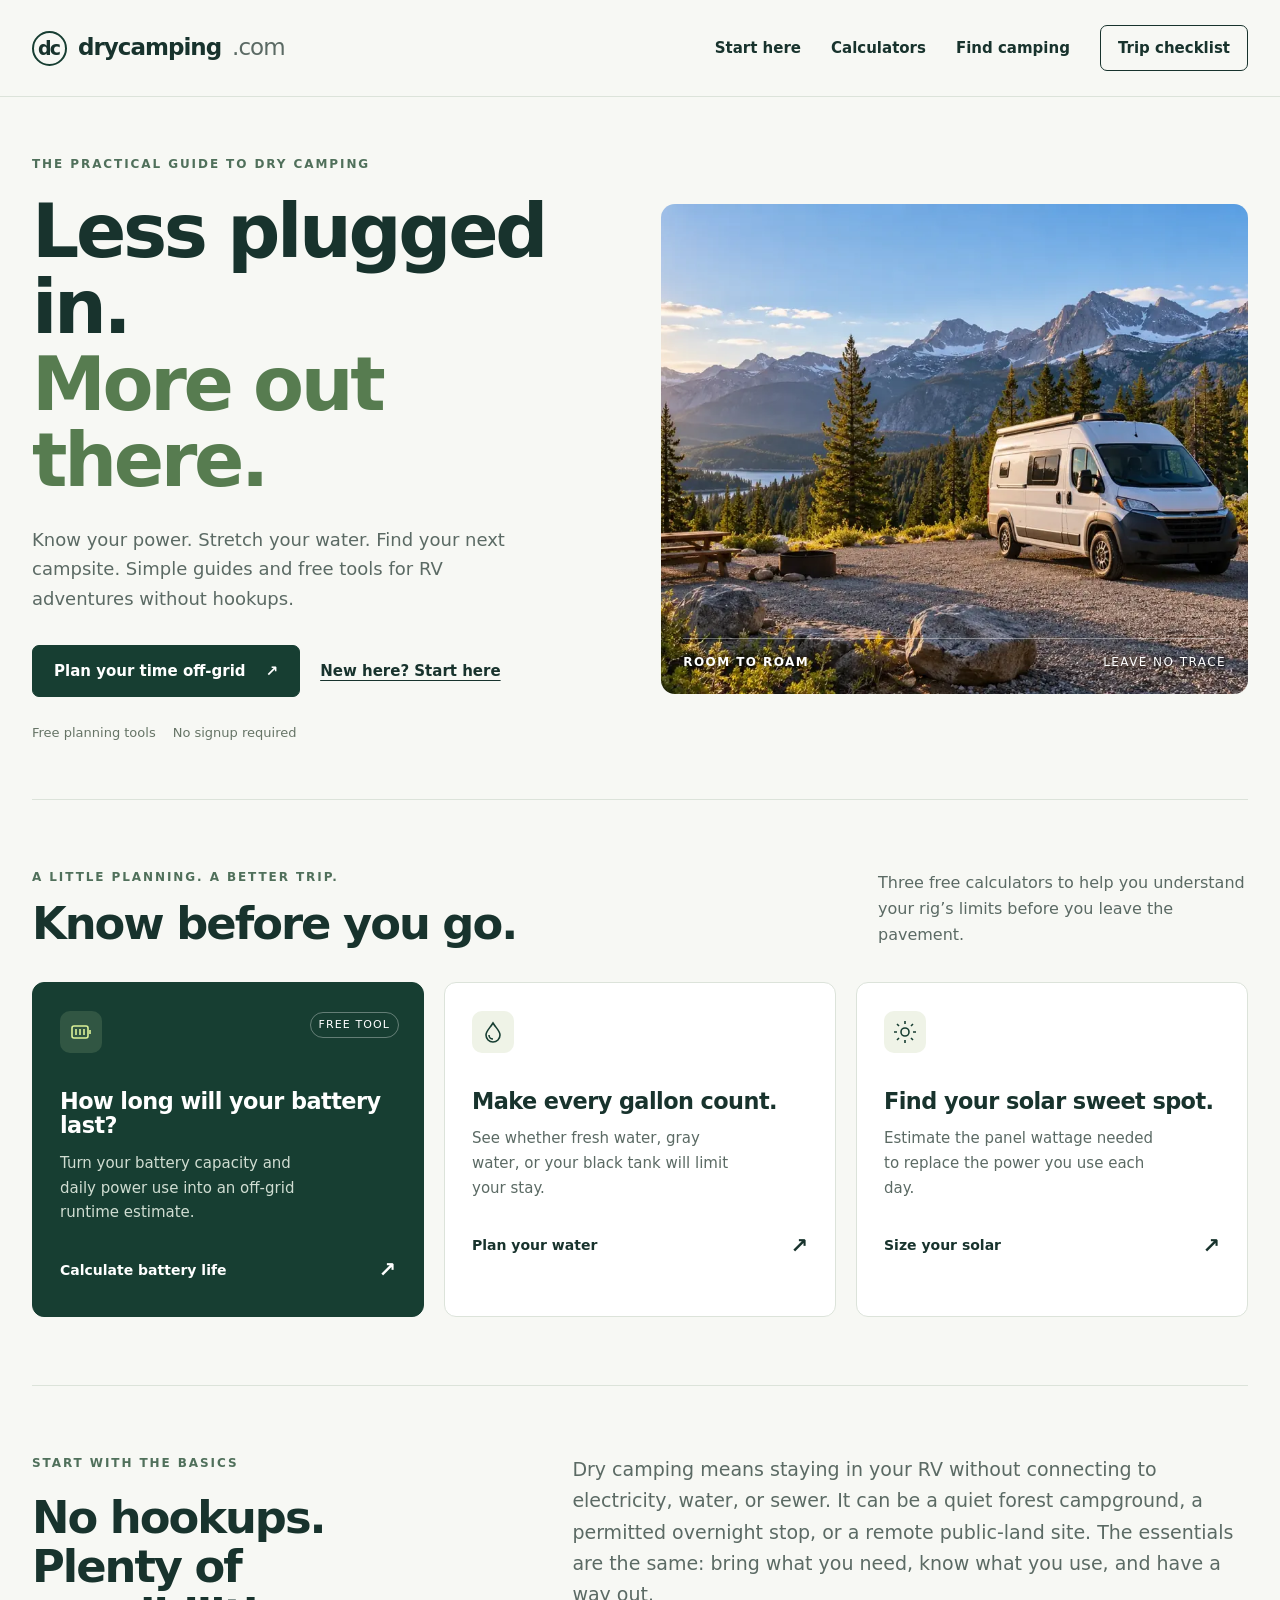
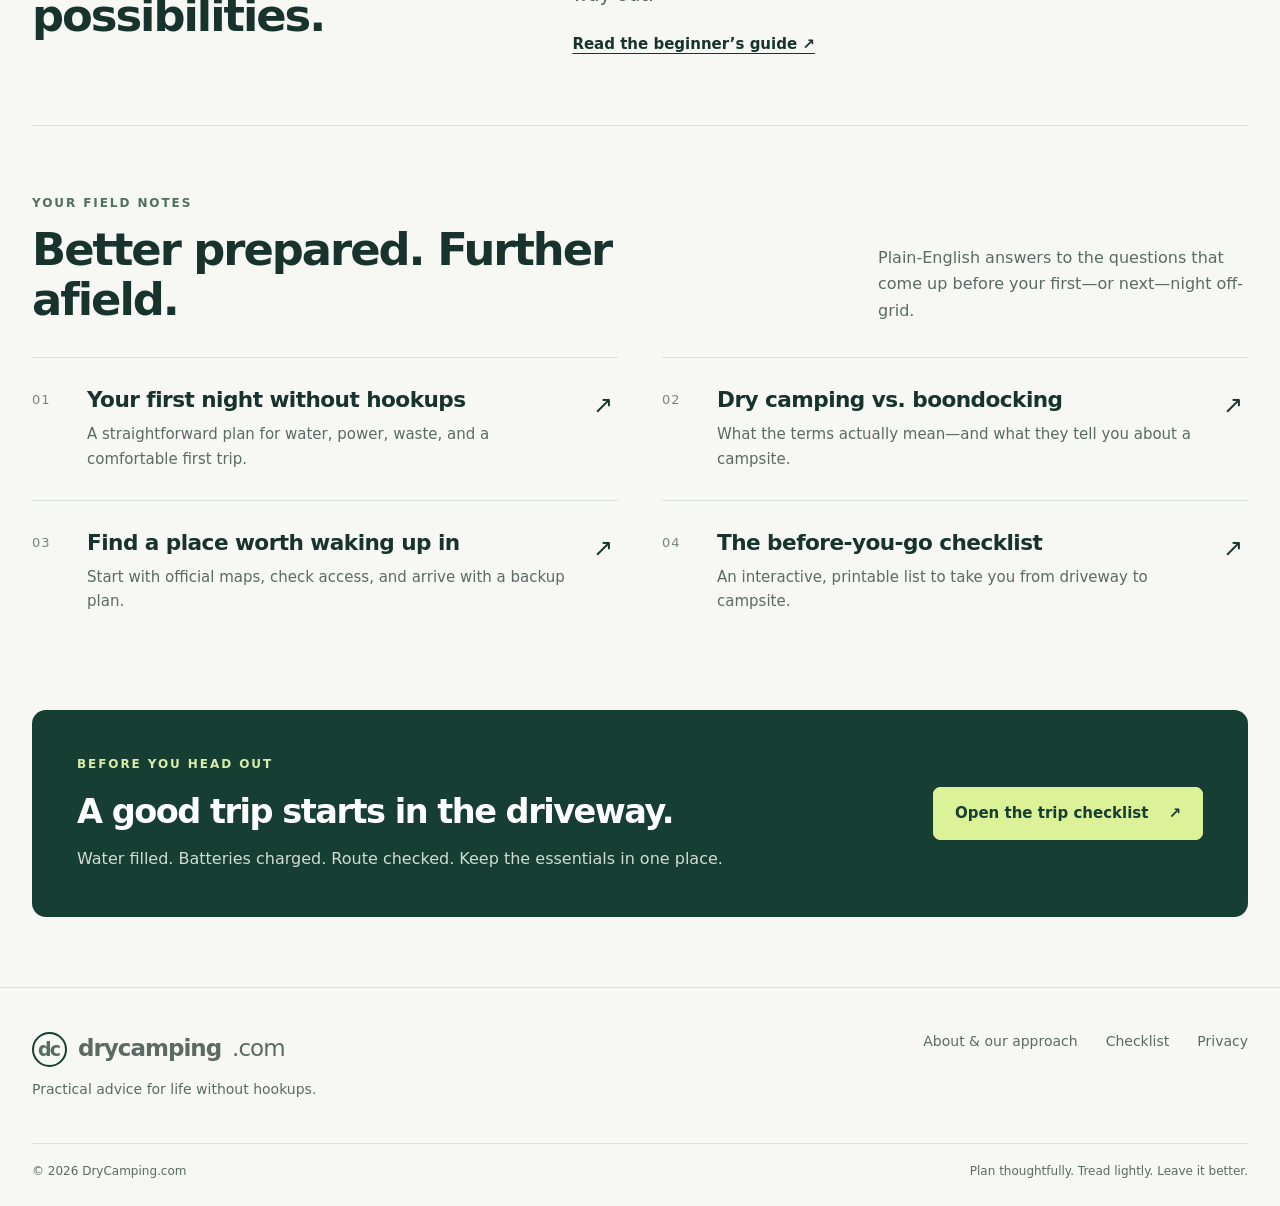
<file: index.html>
<!doctype html>
<html lang="en"><head><meta charset="utf-8"><meta name="viewport" content="width=device-width,initial-scale=1"><title>Dry Camping &amp; Boondocking: Free RV Tools and Guides | DryCamping.com</title><meta name="description" content="Plan your next RV trip without hookups. Free battery, water and solar calculators, a printable dry camping checklist, and practical beginner guides."><link rel="canonical" href="https://drycamping.com/"><meta name="theme-color" content="#173e32"><meta name="robots" content="index,follow,max-image-preview:large"><meta property="og:type" content="website"><meta property="og:title" content="Dry Camping &amp; Boondocking: Free RV Tools and Guides"><meta property="og:description" content="Plan your next RV trip without hookups. Free battery, water and solar calculators, a printable dry camping checklist, and practical beginner guides."><meta property="og:url" content="https://drycamping.com/"><meta property="og:site_name" content="DryCamping.com"><link rel="icon" href="data:image/svg+xml,%3Csvg xmlns='http://www.w3.org/2000/svg' viewBox='0 0 64 64'%3E%3Crect width='64' height='64' rx='14' fill='%23173e32'/%3E%3Cpath d='M12 48L32 13l20 35H12zm14-7h12l-6-11-6 11z' fill='%23dcf298' fill-rule='evenodd'/%3E%3C/svg%3E" type="image/svg+xml"><link rel="stylesheet" href="/assets/site.css"><script src="/assets/app.js" defer></script><script type="application/ld+json">{"@context":"https://schema.org","@type":"WebPage","name":"Dry Camping & Boondocking: Free RV Tools and Guides","description":"Plan your next RV trip without hookups. Free battery, water and solar calculators, a printable dry camping checklist, and practical beginner guides.","url":"https://drycamping.com/","inLanguage":"en-US","isPartOf":{"@type":"WebSite","name":"DryCamping.com","url":"https://drycamping.com/"}}</script></head><body><a class="skip" href="#main">Skip to content</a><header class="site-header"><div class="wrap header-inner"><a class="brand" href="/" aria-label="DryCamping.com home"><span class="brand-mark" aria-hidden="true">dc</span>drycamping<span>.com</span></a><nav class="desktop-nav" aria-label="Main navigation"><a href="/dry-camping-for-beginners/">Start here</a><a href="/#tools">Calculators</a><a href="/find-free-camping/">Find camping</a><a class="nav-cta" href="/dry-camping-checklist/">Trip checklist</a></nav><details class="mobile-menu"><summary>Menu</summary><nav aria-label="Mobile navigation"><a href="/dry-camping-for-beginners/">Start here</a><a href="/#tools">Calculators</a><a href="/find-free-camping/">Find camping</a><a class="nav-cta" href="/dry-camping-checklist/">Trip checklist</a></nav></details></div></header><main id="main"><div class="wrap"><section class="hero"><div class="hero-copy"><span class="eyebrow">The practical guide to dry camping</span><h1>Less plugged in.<br><em>More out there.</em></h1><p>Know your power. Stretch your water. Find your next campsite. Simple guides and free tools for RV adventures without hookups.</p><div class="hero-actions"><a class="button" href="#tools">Plan your time off-grid <span aria-hidden="true">↗</span></a><a class="text-link" href="/dry-camping-for-beginners/">New here? Start here</a></div><p class="hero-note"><span>Free planning tools</span><span>No signup required</span></p></div><div class="hero-visual"><img src="/assets/camping-hero.webp" width="1600" height="900" fetchpriority="high" alt="Illustration of a campervan at a gravel campsite among pines with a mountain view"><div class="photo-label"><b>Room to roam</b><span>Leave no trace</span></div></div></section><section class="section" id="tools"><div class="section-head"><div><span class="eyebrow">A little planning. A better trip.</span><h2>Know before you go.</h2></div><p>Three free calculators to help you understand your rig’s limits before you leave the pavement.</p></div><div class="tools-grid"><a class="tool-card featured" href="/rv-battery-calculator/"><span class="tool-icon"><svg aria-hidden="true" viewBox="0 0 24 24"><rect x="3" y="6" width="16" height="12" rx="2"/><path d="M21 10v4M7 9v6M11 9v6M15 9v6"/></svg></span><span class=tag>FREE TOOL</span><h3>How long will your battery last?</h3><p>Turn your battery capacity and daily power use into an off-grid runtime estimate.</p><span class="card-link"><span>Calculate battery life</span><span aria-hidden="true">↗</span></span></a><a class="tool-card " href="/rv-water-calculator/"><span class="tool-icon"><svg aria-hidden="true" viewBox="0 0 24 24"><path d="M12 3C9 8 5 11 5 15a7 7 0 0014 0c0-4-4-7-7-12Z"/><path d="M8 15a4 4 0 004 4"/></svg></span><h3>Make every gallon count.</h3><p>See whether fresh water, gray water, or your black tank will limit your stay.</p><span class="card-link"><span>Plan your water</span><span aria-hidden="true">↗</span></span></a><a class="tool-card " href="/rv-solar-calculator/"><span class="tool-icon"><svg aria-hidden="true" viewBox="0 0 24 24"><circle cx="12" cy="12" r="4"/><path d="M12 1v3M12 20v3M1 12h3M20 12h3M4 4l2 2M18 18l2 2M4 20l2-2M18 6l2-2"/></svg></span><h3>Find your solar sweet spot.</h3><p>Estimate the panel wattage needed to replace the power you use each day.</p><span class="card-link"><span>Size your solar</span><span aria-hidden="true">↗</span></span></a></div></section><section class="section intro-band"><div><span class="eyebrow">Start with the basics</span><h2>No hookups.<br>Plenty of possibilities.</h2></div><div><p>Dry camping means staying in your RV without connecting to electricity, water, or sewer. It can be a quiet forest campground, a permitted overnight stop, or a remote public-land site. The essentials are the same: bring what you need, know what you use, and have a way out.</p><a class="text-link" href="/dry-camping-for-beginners/">Read the beginner’s guide ↗</a></div></section><section class="section" id="guides"><div class="section-head"><div><span class="eyebrow">Your field notes</span><h2>Better prepared. Further afield.</h2></div><p>Plain-English answers to the questions that come up before your first—or next—night off-grid.</p></div><div class="guide-list"><a href="/dry-camping-for-beginners/" class="guide-row"><span class="number">01</span><div><h3>Your first night without hookups</h3><p>A straightforward plan for water, power, waste, and a comfortable first trip.</p></div><span class="arrow" aria-hidden="true">↗</span></a><a href="/dry-camping-vs-boondocking/" class="guide-row"><span class="number">02</span><div><h3>Dry camping vs. boondocking</h3><p>What the terms actually mean—and what they tell you about a campsite.</p></div><span class="arrow" aria-hidden="true">↗</span></a><a href="/find-free-camping/" class="guide-row"><span class="number">03</span><div><h3>Find a place worth waking up in</h3><p>Start with official maps, check access, and arrive with a backup plan.</p></div><span class="arrow" aria-hidden="true">↗</span></a><a href="/dry-camping-checklist/" class="guide-row"><span class="number">04</span><div><h3>The before-you-go checklist</h3><p>An interactive, printable list to take you from driveway to campsite.</p></div><span class="arrow" aria-hidden="true">↗</span></a></div></section><section class="field-note"><div><span class="eyebrow" style="color:#d7ecaa">Before you head out</span><h2>A good trip starts in the driveway.</h2><p>Water filled. Batteries charged. Route checked. Keep the essentials in one place.</p></div><a class="button light" href="/dry-camping-checklist/">Open the trip checklist <span aria-hidden="true">↗</span></a></section></div></main><footer class="site-footer"><div class="wrap"><div class="footer-top"><div><a class="brand" href="/" aria-label="DryCamping.com home"><span class="brand-mark" aria-hidden="true">dc</span>drycamping<span>.com</span></a><p>Practical advice for life without hookups.</p></div><div class="footer-links"><a href="/about/">About &amp; our approach</a><a href="/dry-camping-checklist/">Checklist</a><a href="/privacy/">Privacy</a></div></div><div class="footer-bottom"><span>© 2026 DryCamping.com</span><span>Plan thoughtfully. Tread lightly. Leave it better.</span></div></div></footer></body></html>
</file>
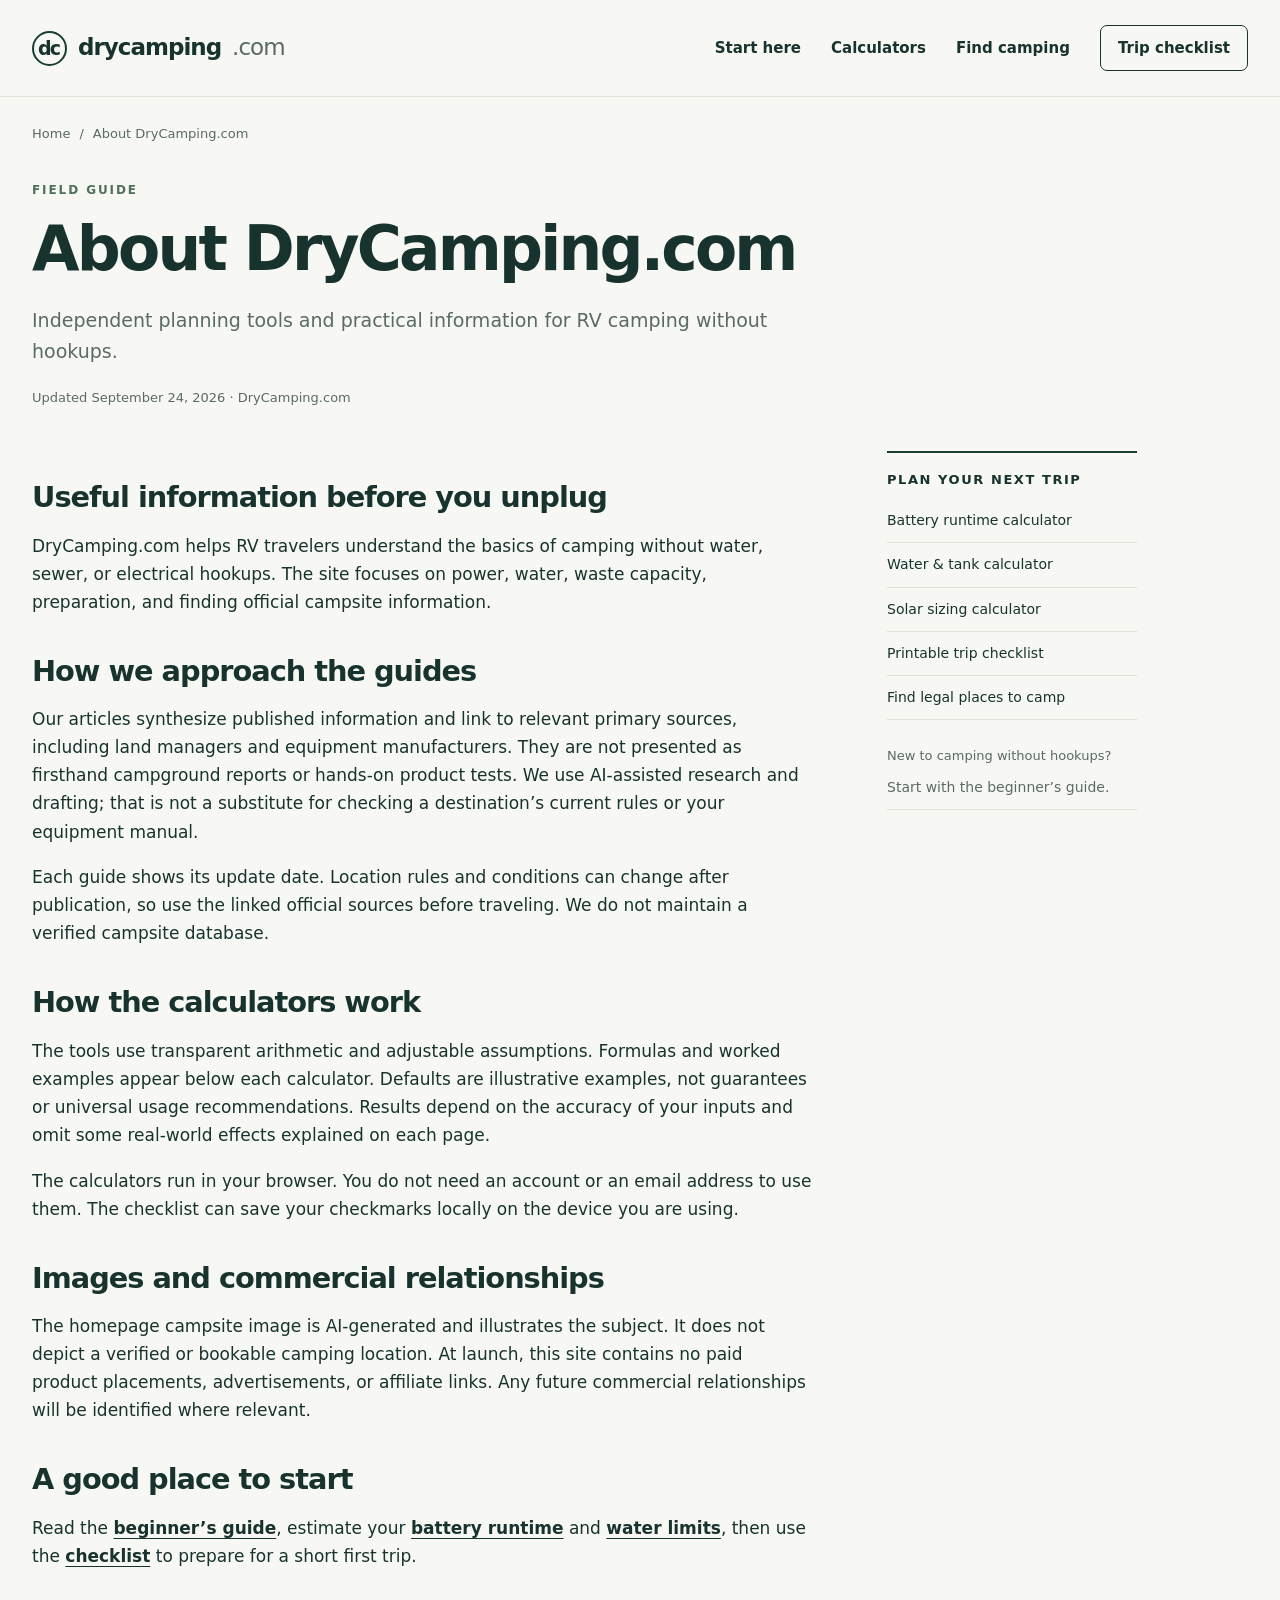
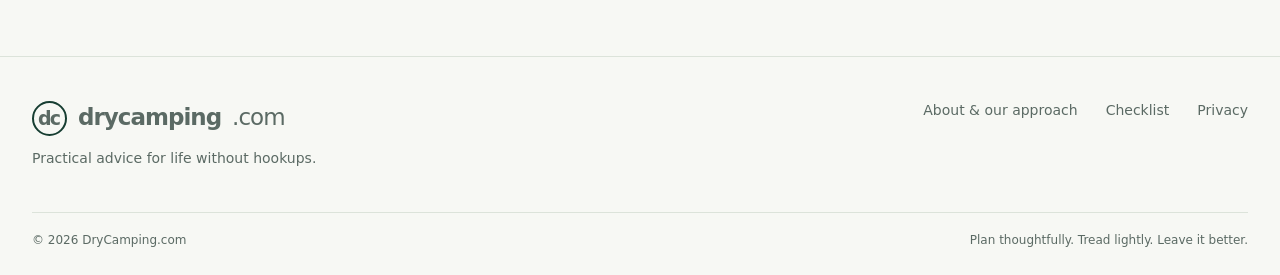
<file: about/index.html>
<!doctype html>
<html lang="en"><head><meta charset="utf-8"><meta name="viewport" content="width=device-width,initial-scale=1"><title>About DryCamping.com | DryCamping.com</title><meta name="description" content="Independent planning tools and practical information for RV camping without hookups."><link rel="canonical" href="https://drycamping.com/about/"><meta name="theme-color" content="#173e32"><meta name="robots" content="index,follow,max-image-preview:large"><meta property="og:type" content="article"><meta property="og:title" content="About DryCamping.com"><meta property="og:description" content="Independent planning tools and practical information for RV camping without hookups."><meta property="og:url" content="https://drycamping.com/about/"><meta property="og:site_name" content="DryCamping.com"><link rel="icon" href="data:image/svg+xml,%3Csvg xmlns='http://www.w3.org/2000/svg' viewBox='0 0 64 64'%3E%3Crect width='64' height='64' rx='14' fill='%23173e32'/%3E%3Cpath d='M12 48L32 13l20 35H12zm14-7h12l-6-11-6 11z' fill='%23dcf298' fill-rule='evenodd'/%3E%3C/svg%3E" type="image/svg+xml"><link rel="stylesheet" href="/assets/site.css"><script src="/assets/app.js" defer></script><script type="application/ld+json">{"@context":"https://schema.org","@type":"Article","name":"About DryCamping.com","description":"Independent planning tools and practical information for RV camping without hookups.","url":"https://drycamping.com/about/","inLanguage":"en-US","isPartOf":{"@type":"WebSite","name":"DryCamping.com","url":"https://drycamping.com/"},"headline":"About DryCamping.com","datePublished":"2026-09-24","dateModified":"2026-09-24","publisher":{"@type":"Organization","name":"DryCamping.com","url":"https://drycamping.com/"}}</script></head><body><a class="skip" href="#main">Skip to content</a><header class="site-header"><div class="wrap header-inner"><a class="brand" href="/" aria-label="DryCamping.com home"><span class="brand-mark" aria-hidden="true">dc</span>drycamping<span>.com</span></a><nav class="desktop-nav" aria-label="Main navigation"><a href="/dry-camping-for-beginners/">Start here</a><a href="/#tools">Calculators</a><a href="/find-free-camping/">Find camping</a><a class="nav-cta" href="/dry-camping-checklist/">Trip checklist</a></nav><details class="mobile-menu"><summary>Menu</summary><nav aria-label="Mobile navigation"><a href="/dry-camping-for-beginners/">Start here</a><a href="/#tools">Calculators</a><a href="/find-free-camping/">Find camping</a><a class="nav-cta" href="/dry-camping-checklist/">Trip checklist</a></nav></details></div></header><main id="main"><div class="wrap"><div class="breadcrumb"><a href="/">Home</a><span aria-hidden="true">/</span><span>About DryCamping.com</span></div><div class="page-head"><span class="eyebrow">Field guide</span><h1>About DryCamping.com</h1><p class="dek">Independent planning tools and practical information for RV camping without hookups.</p><p class="meta">Updated September 24, 2026 · DryCamping.com</p></div><div class="article-layout"><article class="article-body">
<h2>Useful information before you unplug</h2><p>DryCamping.com helps RV travelers understand the basics of camping without water, sewer, or electrical hookups. The site focuses on power, water, waste capacity, preparation, and finding official campsite information.</p><h2>How we approach the guides</h2><p>Our articles synthesize published information and link to relevant primary sources, including land managers and equipment manufacturers. They are not presented as firsthand campground reports or hands-on product tests. We use AI-assisted research and drafting; that is not a substitute for checking a destination’s current rules or your equipment manual.</p><p>Each guide shows its update date. Location rules and conditions can change after publication, so use the linked official sources before traveling. We do not maintain a verified campsite database.</p><h2>How the calculators work</h2><p>The tools use transparent arithmetic and adjustable assumptions. Formulas and worked examples appear below each calculator. Defaults are illustrative examples, not guarantees or universal usage recommendations. Results depend on the accuracy of your inputs and omit some real-world effects explained on each page.</p><p>The calculators run in your browser. You do not need an account or an email address to use them. The checklist can save your checkmarks locally on the device you are using.</p><h2>Images and commercial relationships</h2><p>The homepage campsite image is AI-generated and illustrates the subject. It does not depict a verified or bookable camping location. At launch, this site contains no paid product placements, advertisements, or affiliate links. Any future commercial relationships will be identified where relevant.</p><h2>A good place to start</h2><p>Read the <a href="/dry-camping-for-beginners/">beginner’s guide</a>, estimate your <a href="/rv-battery-calculator/">battery runtime</a> and <a href="/rv-water-calculator/">water limits</a>, then use the <a href="/dry-camping-checklist/">checklist</a> to prepare for a short first trip.</p>
</article><aside class="sidebar"><h2>Plan your next trip</h2><a href="/rv-battery-calculator/">Battery runtime calculator</a><a href="/rv-water-calculator/">Water &amp; tank calculator</a><a href="/rv-solar-calculator/">Solar sizing calculator</a><a href="/dry-camping-checklist/">Printable trip checklist</a><a href="/find-free-camping/">Find legal places to camp</a><p class="aside-note">New to camping without hookups? <a href="/dry-camping-for-beginners/">Start with the beginner’s guide.</a></p></aside></div></div></main><footer class="site-footer"><div class="wrap"><div class="footer-top"><div><a class="brand" href="/" aria-label="DryCamping.com home"><span class="brand-mark" aria-hidden="true">dc</span>drycamping<span>.com</span></a><p>Practical advice for life without hookups.</p></div><div class="footer-links"><a href="/about/">About &amp; our approach</a><a href="/dry-camping-checklist/">Checklist</a><a href="/privacy/">Privacy</a></div></div><div class="footer-bottom"><span>© 2026 DryCamping.com</span><span>Plan thoughtfully. Tread lightly. Leave it better.</span></div></div></footer></body></html>
</file>
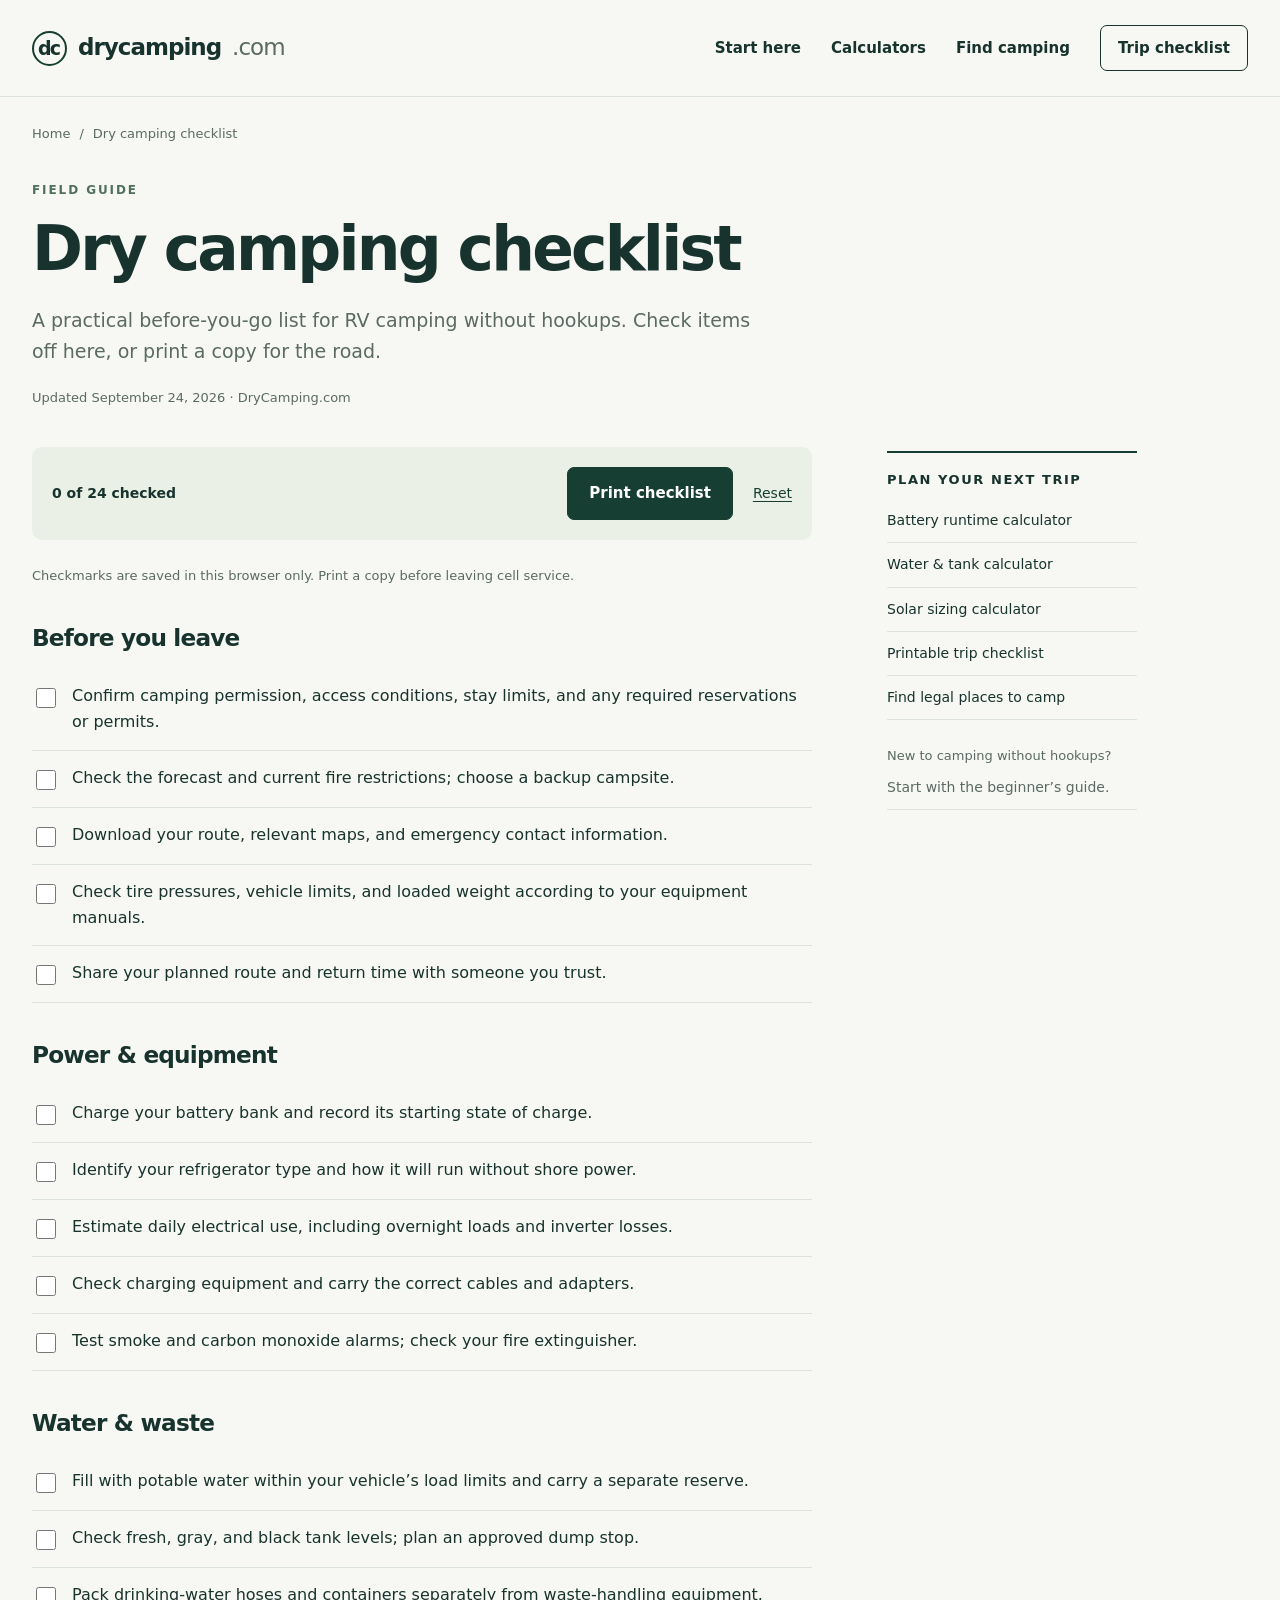
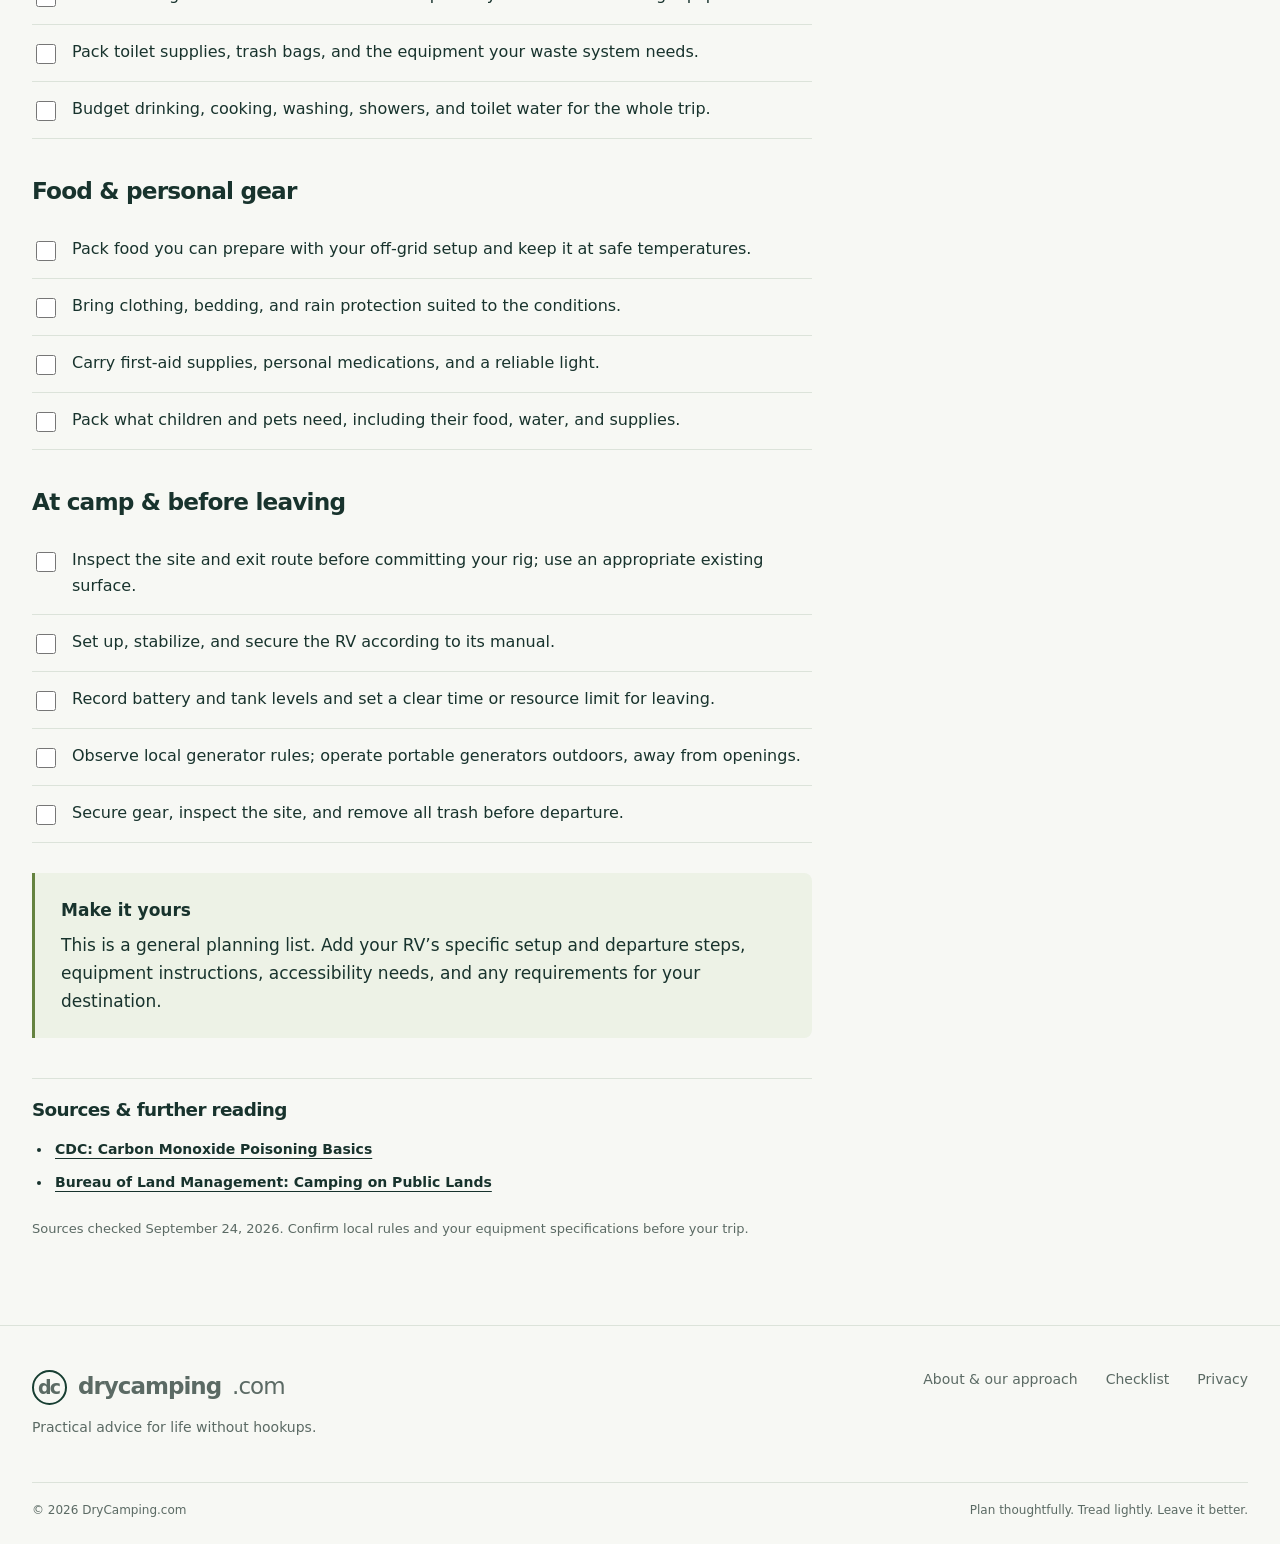
<file: dry-camping-checklist/index.html>
<!doctype html>
<html lang="en"><head><meta charset="utf-8"><meta name="viewport" content="width=device-width,initial-scale=1"><title>Dry camping checklist | DryCamping.com</title><meta name="description" content="A practical before-you-go list for RV camping without hookups. Check items off here, or print a copy for the road."><link rel="canonical" href="https://drycamping.com/dry-camping-checklist/"><meta name="theme-color" content="#173e32"><meta name="robots" content="index,follow,max-image-preview:large"><meta property="og:type" content="article"><meta property="og:title" content="Dry camping checklist"><meta property="og:description" content="A practical before-you-go list for RV camping without hookups. Check items off here, or print a copy for the road."><meta property="og:url" content="https://drycamping.com/dry-camping-checklist/"><meta property="og:site_name" content="DryCamping.com"><link rel="icon" href="data:image/svg+xml,%3Csvg xmlns='http://www.w3.org/2000/svg' viewBox='0 0 64 64'%3E%3Crect width='64' height='64' rx='14' fill='%23173e32'/%3E%3Cpath d='M12 48L32 13l20 35H12zm14-7h12l-6-11-6 11z' fill='%23dcf298' fill-rule='evenodd'/%3E%3C/svg%3E" type="image/svg+xml"><link rel="stylesheet" href="/assets/site.css"><script src="/assets/app.js" defer></script><script type="application/ld+json">{"@context":"https://schema.org","@type":"Article","name":"Dry camping checklist","description":"A practical before-you-go list for RV camping without hookups. Check items off here, or print a copy for the road.","url":"https://drycamping.com/dry-camping-checklist/","inLanguage":"en-US","isPartOf":{"@type":"WebSite","name":"DryCamping.com","url":"https://drycamping.com/"},"headline":"Dry camping checklist","datePublished":"2026-09-24","dateModified":"2026-09-24","publisher":{"@type":"Organization","name":"DryCamping.com","url":"https://drycamping.com/"}}</script></head><body><a class="skip" href="#main">Skip to content</a><header class="site-header"><div class="wrap header-inner"><a class="brand" href="/" aria-label="DryCamping.com home"><span class="brand-mark" aria-hidden="true">dc</span>drycamping<span>.com</span></a><nav class="desktop-nav" aria-label="Main navigation"><a href="/dry-camping-for-beginners/">Start here</a><a href="/#tools">Calculators</a><a href="/find-free-camping/">Find camping</a><a class="nav-cta" href="/dry-camping-checklist/">Trip checklist</a></nav><details class="mobile-menu"><summary>Menu</summary><nav aria-label="Mobile navigation"><a href="/dry-camping-for-beginners/">Start here</a><a href="/#tools">Calculators</a><a href="/find-free-camping/">Find camping</a><a class="nav-cta" href="/dry-camping-checklist/">Trip checklist</a></nav></details></div></header><main id="main"><div class="wrap"><div class="breadcrumb"><a href="/">Home</a><span aria-hidden="true">/</span><span>Dry camping checklist</span></div><div class="page-head"><span class="eyebrow">Field guide</span><h1>Dry camping checklist</h1><p class="dek">A practical before-you-go list for RV camping without hookups. Check items off here, or print a copy for the road.</p><p class="meta">Updated September 24, 2026 · DryCamping.com</p></div><div class="article-layout"><article class="article-body"><div class="check-toolbar"><span class="progress" id="check-progress" role="status">0 of 24 checked</span><button class="button" type="button" id="print-checklist">Print checklist</button><button class="quiet-button" type="button" id="reset-checklist">Reset</button></div><p class="notice" id="save-notice">Checkmarks are saved in this browser only. Print a copy before leaving cell service.</p><noscript><p class="noscript">You can check the boxes and print using your browser menu. Saving progress requires JavaScript.</p></noscript><section class="checklist-group"><h2>Before you leave</h2><label class="check-item"><input type="checkbox" data-check="0"><span>Confirm camping permission, access conditions, stay limits, and any required reservations or permits.</span></label><label class="check-item"><input type="checkbox" data-check="1"><span>Check the forecast and current fire restrictions; choose a backup campsite.</span></label><label class="check-item"><input type="checkbox" data-check="2"><span>Download your route, relevant maps, and emergency contact information.</span></label><label class="check-item"><input type="checkbox" data-check="3"><span>Check tire pressures, vehicle limits, and loaded weight according to your equipment manuals.</span></label><label class="check-item"><input type="checkbox" data-check="4"><span>Share your planned route and return time with someone you trust.</span></label></section><section class="checklist-group"><h2>Power & equipment</h2><label class="check-item"><input type="checkbox" data-check="5"><span>Charge your battery bank and record its starting state of charge.</span></label><label class="check-item"><input type="checkbox" data-check="6"><span>Identify your refrigerator type and how it will run without shore power.</span></label><label class="check-item"><input type="checkbox" data-check="7"><span>Estimate daily electrical use, including overnight loads and inverter losses.</span></label><label class="check-item"><input type="checkbox" data-check="8"><span>Check charging equipment and carry the correct cables and adapters.</span></label><label class="check-item"><input type="checkbox" data-check="9"><span>Test smoke and carbon monoxide alarms; check your fire extinguisher.</span></label></section><section class="checklist-group"><h2>Water & waste</h2><label class="check-item"><input type="checkbox" data-check="10"><span>Fill with potable water within your vehicle’s load limits and carry a separate reserve.</span></label><label class="check-item"><input type="checkbox" data-check="11"><span>Check fresh, gray, and black tank levels; plan an approved dump stop.</span></label><label class="check-item"><input type="checkbox" data-check="12"><span>Pack drinking-water hoses and containers separately from waste-handling equipment.</span></label><label class="check-item"><input type="checkbox" data-check="13"><span>Pack toilet supplies, trash bags, and the equipment your waste system needs.</span></label><label class="check-item"><input type="checkbox" data-check="14"><span>Budget drinking, cooking, washing, showers, and toilet water for the whole trip.</span></label></section><section class="checklist-group"><h2>Food & personal gear</h2><label class="check-item"><input type="checkbox" data-check="15"><span>Pack food you can prepare with your off-grid setup and keep it at safe temperatures.</span></label><label class="check-item"><input type="checkbox" data-check="16"><span>Bring clothing, bedding, and rain protection suited to the conditions.</span></label><label class="check-item"><input type="checkbox" data-check="17"><span>Carry first-aid supplies, personal medications, and a reliable light.</span></label><label class="check-item"><input type="checkbox" data-check="18"><span>Pack what children and pets need, including their food, water, and supplies.</span></label></section><section class="checklist-group"><h2>At camp & before leaving</h2><label class="check-item"><input type="checkbox" data-check="19"><span>Inspect the site and exit route before committing your rig; use an appropriate existing surface.</span></label><label class="check-item"><input type="checkbox" data-check="20"><span>Set up, stabilize, and secure the RV according to its manual.</span></label><label class="check-item"><input type="checkbox" data-check="21"><span>Record battery and tank levels and set a clear time or resource limit for leaving.</span></label><label class="check-item"><input type="checkbox" data-check="22"><span>Observe local generator rules; operate portable generators outdoors, away from openings.</span></label><label class="check-item"><input type="checkbox" data-check="23"><span>Secure gear, inspect the site, and remove all trash before departure.</span></label></section><p class="print-only">DryCamping.com · https://drycamping.com/dry-camping-checklist/</p><div class="callout"><strong>Make it yours</strong><p>This is a general planning list. Add your RV’s specific setup and departure steps, equipment instructions, accessibility needs, and any requirements for your destination.</p></div><section class="sources"><h2>Sources &amp; further reading</h2><ul><li><a href="https://www.cdc.gov/carbon-monoxide/about/index.html" rel="noopener">CDC: Carbon Monoxide Poisoning Basics</a></li><li><a href="https://www.blm.gov/programs/recreation/camping" rel="noopener">Bureau of Land Management: Camping on Public Lands</a></li></ul><p class="reviewed">Sources checked September 24, 2026. Confirm local rules and your equipment specifications before your trip.</p></section></article><aside class="sidebar"><h2>Plan your next trip</h2><a href="/rv-battery-calculator/">Battery runtime calculator</a><a href="/rv-water-calculator/">Water &amp; tank calculator</a><a href="/rv-solar-calculator/">Solar sizing calculator</a><a href="/dry-camping-checklist/">Printable trip checklist</a><a href="/find-free-camping/">Find legal places to camp</a><p class="aside-note">New to camping without hookups? <a href="/dry-camping-for-beginners/">Start with the beginner’s guide.</a></p></aside></div></div></main><footer class="site-footer"><div class="wrap"><div class="footer-top"><div><a class="brand" href="/" aria-label="DryCamping.com home"><span class="brand-mark" aria-hidden="true">dc</span>drycamping<span>.com</span></a><p>Practical advice for life without hookups.</p></div><div class="footer-links"><a href="/about/">About &amp; our approach</a><a href="/dry-camping-checklist/">Checklist</a><a href="/privacy/">Privacy</a></div></div><div class="footer-bottom"><span>© 2026 DryCamping.com</span><span>Plan thoughtfully. Tread lightly. Leave it better.</span></div></div></footer></body></html>
</file>
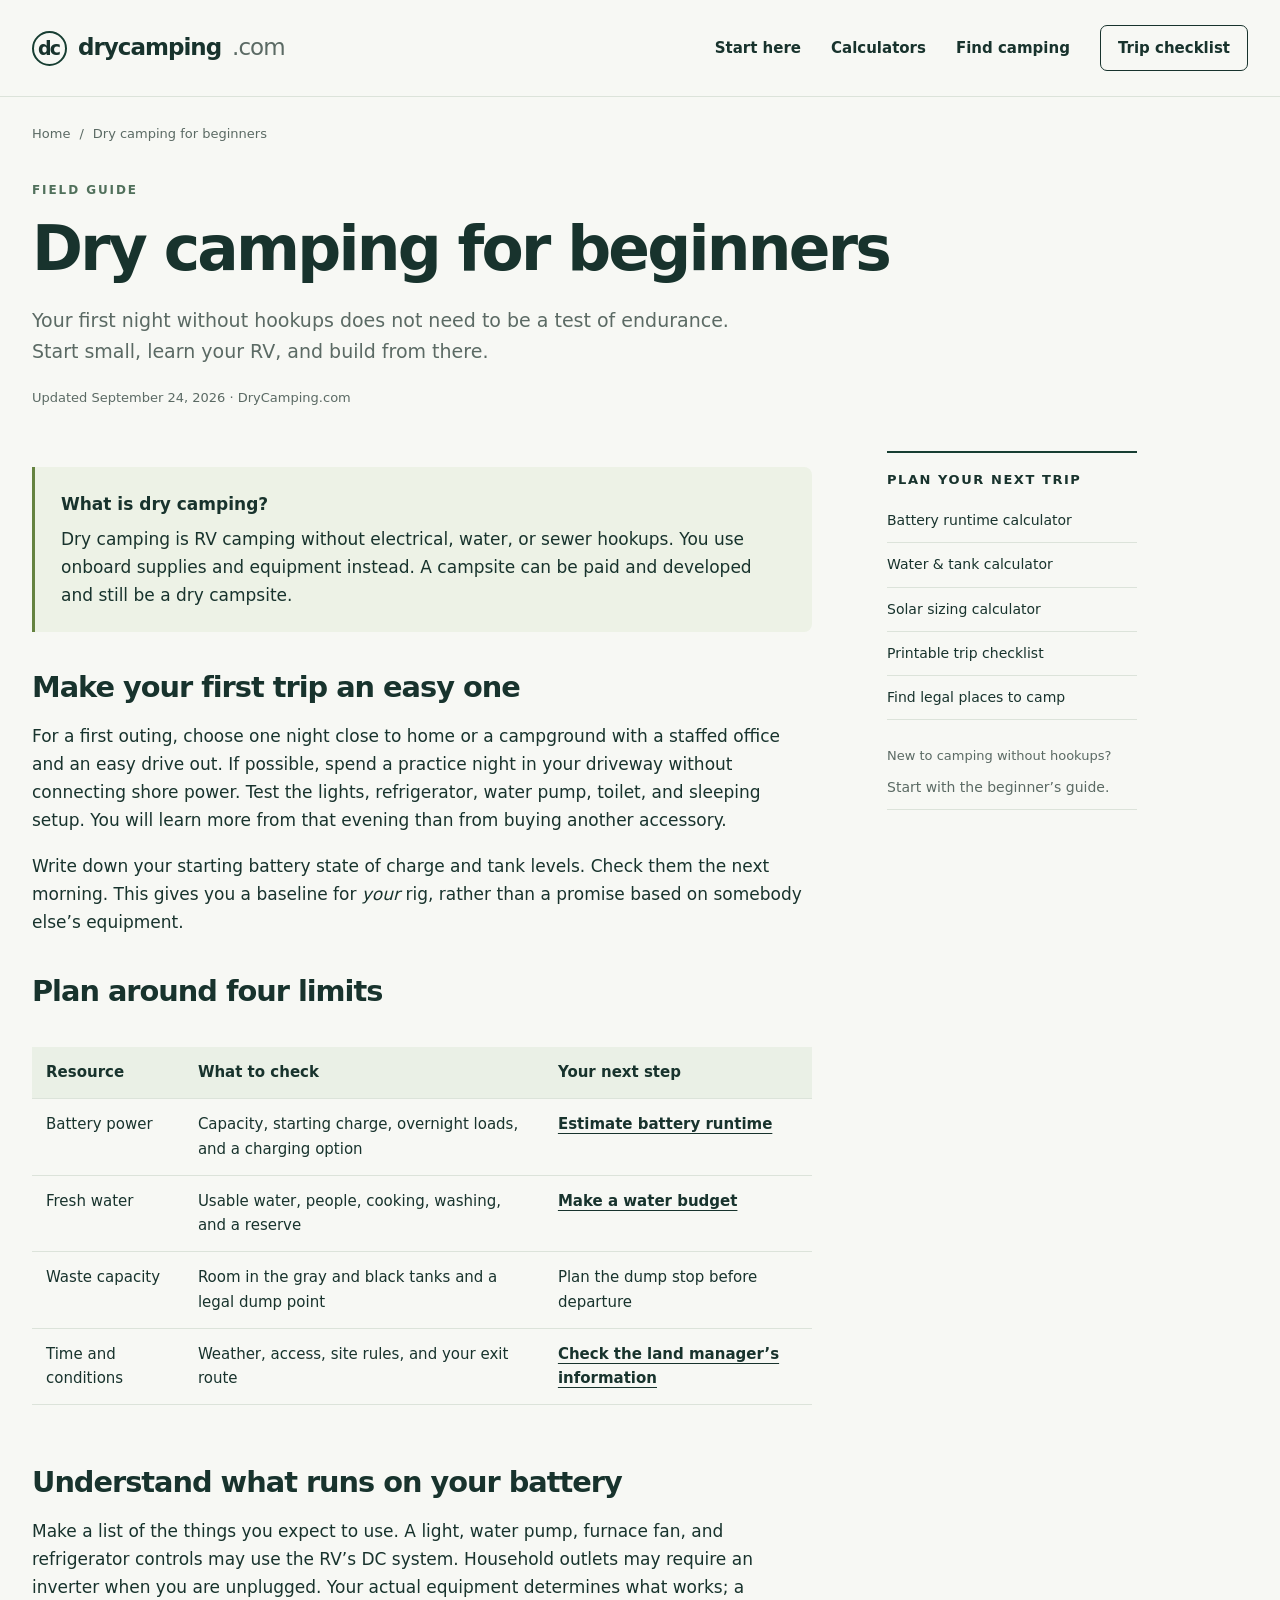
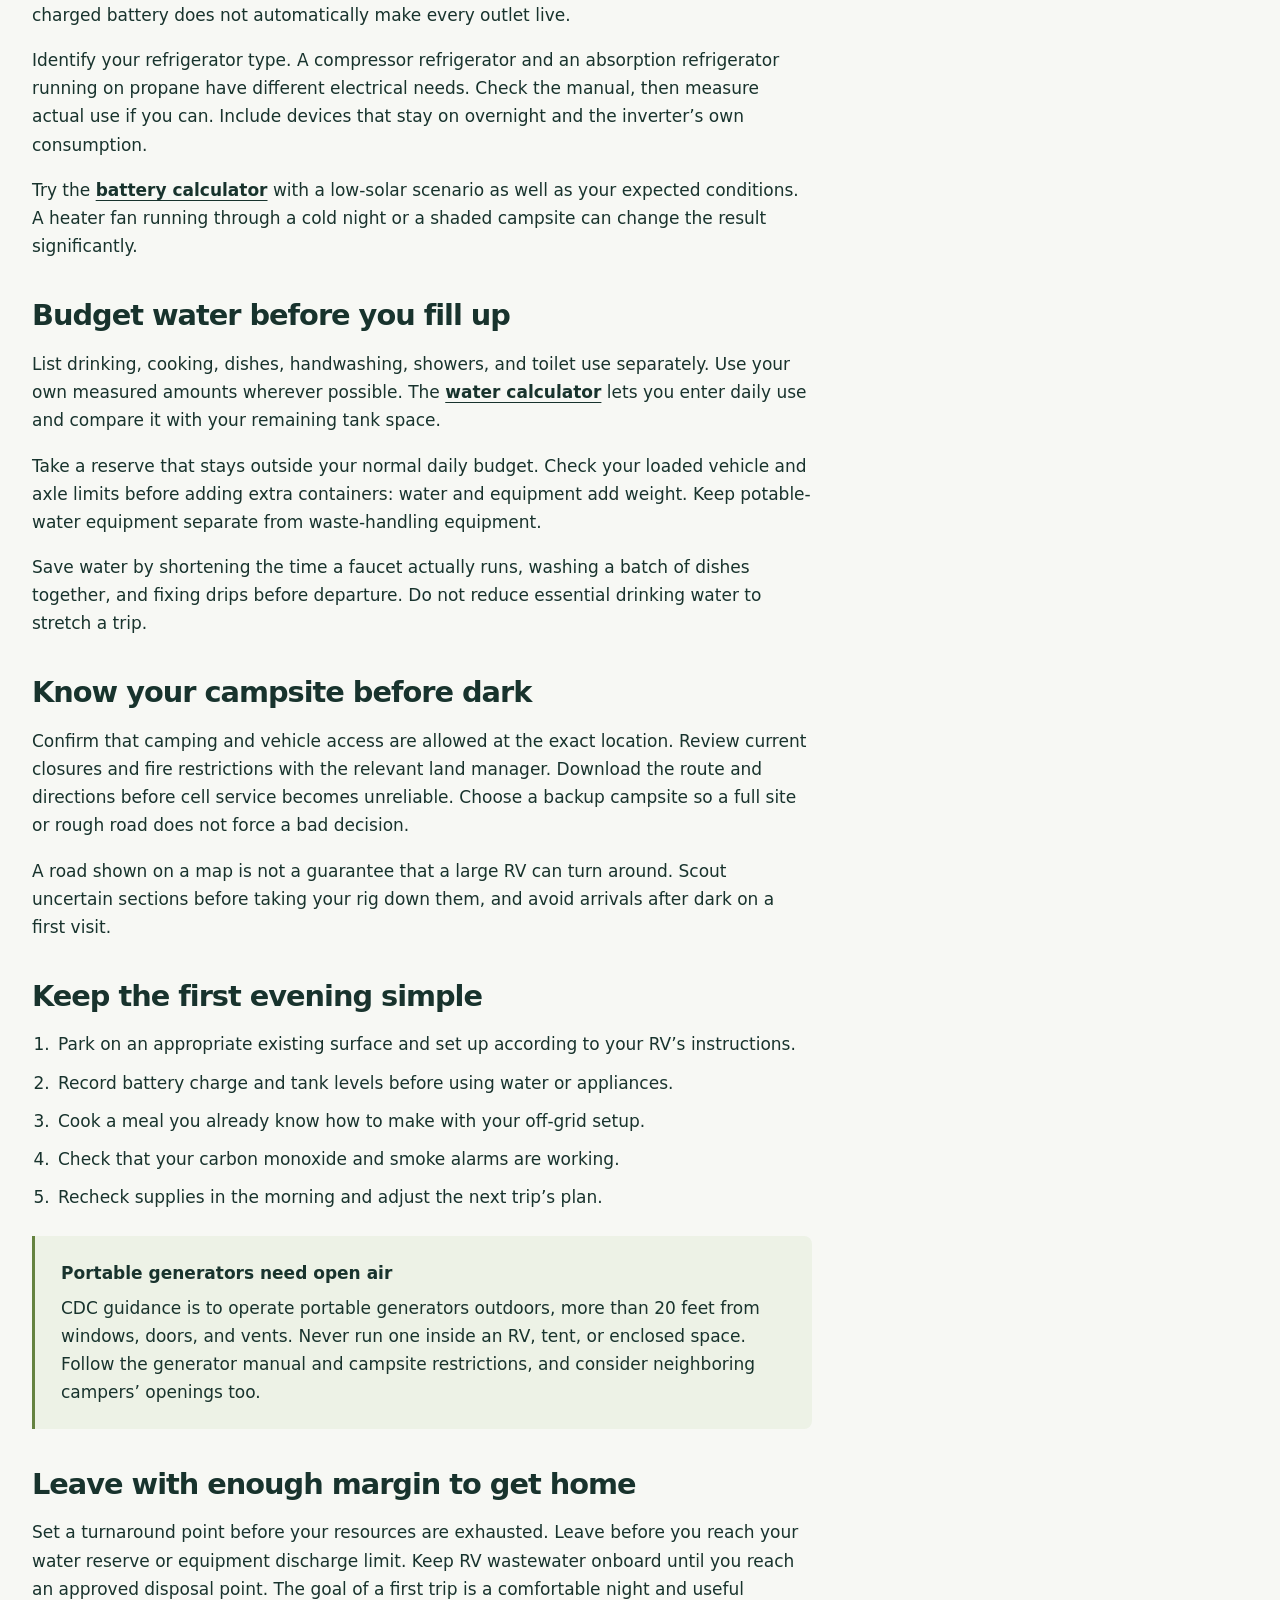
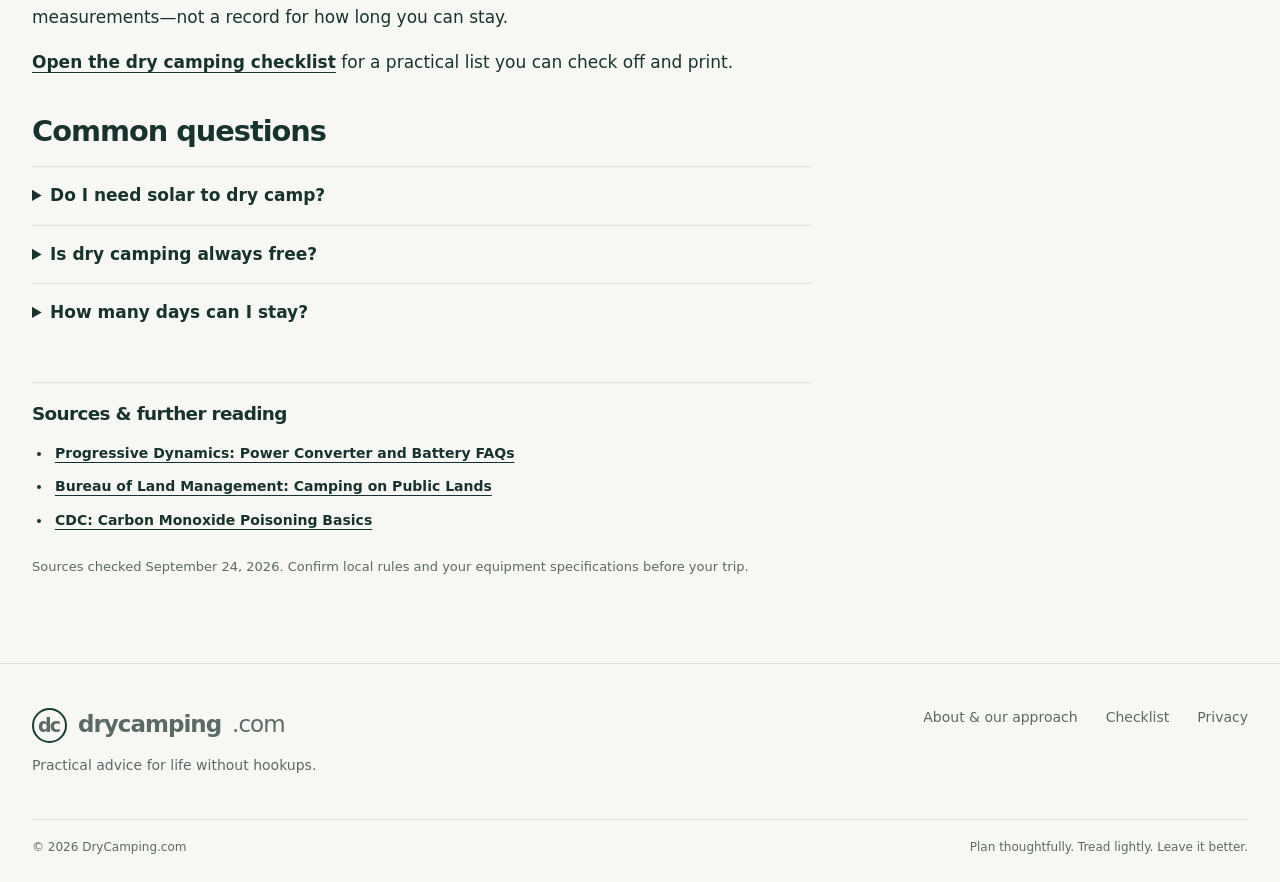
<file: dry-camping-for-beginners/index.html>
<!doctype html>
<html lang="en"><head><meta charset="utf-8"><meta name="viewport" content="width=device-width,initial-scale=1"><title>Dry camping for beginners | DryCamping.com</title><meta name="description" content="Your first night without hookups does not need to be a test of endurance. Start small, learn your RV, and build from there."><link rel="canonical" href="https://drycamping.com/dry-camping-for-beginners/"><meta name="theme-color" content="#173e32"><meta name="robots" content="index,follow,max-image-preview:large"><meta property="og:type" content="article"><meta property="og:title" content="Dry camping for beginners"><meta property="og:description" content="Your first night without hookups does not need to be a test of endurance. Start small, learn your RV, and build from there."><meta property="og:url" content="https://drycamping.com/dry-camping-for-beginners/"><meta property="og:site_name" content="DryCamping.com"><link rel="icon" href="data:image/svg+xml,%3Csvg xmlns='http://www.w3.org/2000/svg' viewBox='0 0 64 64'%3E%3Crect width='64' height='64' rx='14' fill='%23173e32'/%3E%3Cpath d='M12 48L32 13l20 35H12zm14-7h12l-6-11-6 11z' fill='%23dcf298' fill-rule='evenodd'/%3E%3C/svg%3E" type="image/svg+xml"><link rel="stylesheet" href="/assets/site.css"><script src="/assets/app.js" defer></script><script type="application/ld+json">{"@context":"https://schema.org","@type":"Article","name":"Dry camping for beginners","description":"Your first night without hookups does not need to be a test of endurance. Start small, learn your RV, and build from there.","url":"https://drycamping.com/dry-camping-for-beginners/","inLanguage":"en-US","isPartOf":{"@type":"WebSite","name":"DryCamping.com","url":"https://drycamping.com/"},"headline":"Dry camping for beginners","datePublished":"2026-09-24","dateModified":"2026-09-24","publisher":{"@type":"Organization","name":"DryCamping.com","url":"https://drycamping.com/"}}</script></head><body><a class="skip" href="#main">Skip to content</a><header class="site-header"><div class="wrap header-inner"><a class="brand" href="/" aria-label="DryCamping.com home"><span class="brand-mark" aria-hidden="true">dc</span>drycamping<span>.com</span></a><nav class="desktop-nav" aria-label="Main navigation"><a href="/dry-camping-for-beginners/">Start here</a><a href="/#tools">Calculators</a><a href="/find-free-camping/">Find camping</a><a class="nav-cta" href="/dry-camping-checklist/">Trip checklist</a></nav><details class="mobile-menu"><summary>Menu</summary><nav aria-label="Mobile navigation"><a href="/dry-camping-for-beginners/">Start here</a><a href="/#tools">Calculators</a><a href="/find-free-camping/">Find camping</a><a class="nav-cta" href="/dry-camping-checklist/">Trip checklist</a></nav></details></div></header><main id="main"><div class="wrap"><div class="breadcrumb"><a href="/">Home</a><span aria-hidden="true">/</span><span>Dry camping for beginners</span></div><div class="page-head"><span class="eyebrow">Field guide</span><h1>Dry camping for beginners</h1><p class="dek">Your first night without hookups does not need to be a test of endurance. Start small, learn your RV, and build from there.</p><p class="meta">Updated September 24, 2026 · DryCamping.com</p></div><div class="article-layout"><article class="article-body">
<div class="callout"><strong>What is dry camping?</strong><p>Dry camping is RV camping without electrical, water, or sewer hookups. You use onboard supplies and equipment instead. A campsite can be paid and developed and still be a dry campsite.</p></div>
<h2>Make your first trip an easy one</h2><p>For a first outing, choose one night close to home or a campground with a staffed office and an easy drive out. If possible, spend a practice night in your driveway without connecting shore power. Test the lights, refrigerator, water pump, toilet, and sleeping setup. You will learn more from that evening than from buying another accessory.</p><p>Write down your starting battery state of charge and tank levels. Check them the next morning. This gives you a baseline for <em>your</em> rig, rather than a promise based on somebody else’s equipment.</p>
<h2>Plan around four limits</h2><div class="table-wrap"><table><thead><tr><th>Resource</th><th>What to check</th><th>Your next step</th></tr></thead><tbody><tr><td>Battery power</td><td>Capacity, starting charge, overnight loads, and a charging option</td><td><a href="/rv-battery-calculator/">Estimate battery runtime</a></td></tr><tr><td>Fresh water</td><td>Usable water, people, cooking, washing, and a reserve</td><td><a href="/rv-water-calculator/">Make a water budget</a></td></tr><tr><td>Waste capacity</td><td>Room in the gray and black tanks and a legal dump point</td><td>Plan the dump stop before departure</td></tr><tr><td>Time and conditions</td><td>Weather, access, site rules, and your exit route</td><td><a href="/find-free-camping/">Check the land manager’s information</a></td></tr></tbody></table></div>
<h2>Understand what runs on your battery</h2><p>Make a list of the things you expect to use. A light, water pump, furnace fan, and refrigerator controls may use the RV’s DC system. Household outlets may require an inverter when you are unplugged. Your actual equipment determines what works; a charged battery does not automatically make every outlet live.</p><p>Identify your refrigerator type. A compressor refrigerator and an absorption refrigerator running on propane have different electrical needs. Check the manual, then measure actual use if you can. Include devices that stay on overnight and the inverter’s own consumption.</p><p>Try the <a href="/rv-battery-calculator/">battery calculator</a> with a low-solar scenario as well as your expected conditions. A heater fan running through a cold night or a shaded campsite can change the result significantly.</p>
<h2>Budget water before you fill up</h2><p>List drinking, cooking, dishes, handwashing, showers, and toilet use separately. Use your own measured amounts wherever possible. The <a href="/rv-water-calculator/">water calculator</a> lets you enter daily use and compare it with your remaining tank space.</p><p>Take a reserve that stays outside your normal daily budget. Check your loaded vehicle and axle limits before adding extra containers: water and equipment add weight. Keep potable-water equipment separate from waste-handling equipment.</p><p>Save water by shortening the time a faucet actually runs, washing a batch of dishes together, and fixing drips before departure. Do not reduce essential drinking water to stretch a trip.</p>
<h2>Know your campsite before dark</h2><p>Confirm that camping and vehicle access are allowed at the exact location. Review current closures and fire restrictions with the relevant land manager. Download the route and directions before cell service becomes unreliable. Choose a backup campsite so a full site or rough road does not force a bad decision.</p><p>A road shown on a map is not a guarantee that a large RV can turn around. Scout uncertain sections before taking your rig down them, and avoid arrivals after dark on a first visit.</p>
<h2>Keep the first evening simple</h2><ol><li>Park on an appropriate existing surface and set up according to your RV’s instructions.</li><li>Record battery charge and tank levels before using water or appliances.</li><li>Cook a meal you already know how to make with your off-grid setup.</li><li>Check that your carbon monoxide and smoke alarms are working.</li><li>Recheck supplies in the morning and adjust the next trip’s plan.</li></ol>
<div class="callout"><strong>Portable generators need open air</strong><p>CDC guidance is to operate portable generators outdoors, more than 20 feet from windows, doors, and vents. Never run one inside an RV, tent, or enclosed space. Follow the generator manual and campsite restrictions, and consider neighboring campers’ openings too.</p></div>
<h2>Leave with enough margin to get home</h2><p>Set a turnaround point before your resources are exhausted. Leave before you reach your water reserve or equipment discharge limit. Keep RV wastewater onboard until you reach an approved disposal point. The goal of a first trip is a comfortable night and useful measurements—not a record for how long you can stay.</p><p><a href="/dry-camping-checklist/">Open the dry camping checklist</a> for a practical list you can check off and print.</p>
<section class="faq"><h2>Common questions</h2><details><summary>Do I need solar to dry camp?</summary><p>No. The requirement is enough usable stored energy for your trip and a suitable way to recharge when needed. Measure your use first, then decide whether solar would help.</p></details><details><summary>Is dry camping always free?</summary><p>No. A developed campground or event site can charge a fee while offering no hookups.</p></details><details><summary>How many days can I stay?</summary><p>There is no single answer. Your resource limits, weather, access conditions, and the location’s stay rules all matter. Use the calculators as planning estimates and keep a reserve.</p></details></section><section class="sources"><h2>Sources &amp; further reading</h2><ul><li><a href="https://www.progressivedyn.com/frequently-asked-questions/" rel="noopener">Progressive Dynamics: Power Converter and Battery FAQs</a></li><li><a href="https://www.blm.gov/programs/recreation/camping" rel="noopener">Bureau of Land Management: Camping on Public Lands</a></li><li><a href="https://www.cdc.gov/carbon-monoxide/about/index.html" rel="noopener">CDC: Carbon Monoxide Poisoning Basics</a></li></ul><p class="reviewed">Sources checked September 24, 2026. Confirm local rules and your equipment specifications before your trip.</p></section></article><aside class="sidebar"><h2>Plan your next trip</h2><a href="/rv-battery-calculator/">Battery runtime calculator</a><a href="/rv-water-calculator/">Water &amp; tank calculator</a><a href="/rv-solar-calculator/">Solar sizing calculator</a><a href="/dry-camping-checklist/">Printable trip checklist</a><a href="/find-free-camping/">Find legal places to camp</a><p class="aside-note">New to camping without hookups? <a href="/dry-camping-for-beginners/">Start with the beginner’s guide.</a></p></aside></div></div></main><footer class="site-footer"><div class="wrap"><div class="footer-top"><div><a class="brand" href="/" aria-label="DryCamping.com home"><span class="brand-mark" aria-hidden="true">dc</span>drycamping<span>.com</span></a><p>Practical advice for life without hookups.</p></div><div class="footer-links"><a href="/about/">About &amp; our approach</a><a href="/dry-camping-checklist/">Checklist</a><a href="/privacy/">Privacy</a></div></div><div class="footer-bottom"><span>© 2026 DryCamping.com</span><span>Plan thoughtfully. Tread lightly. Leave it better.</span></div></div></footer></body></html>
</file>
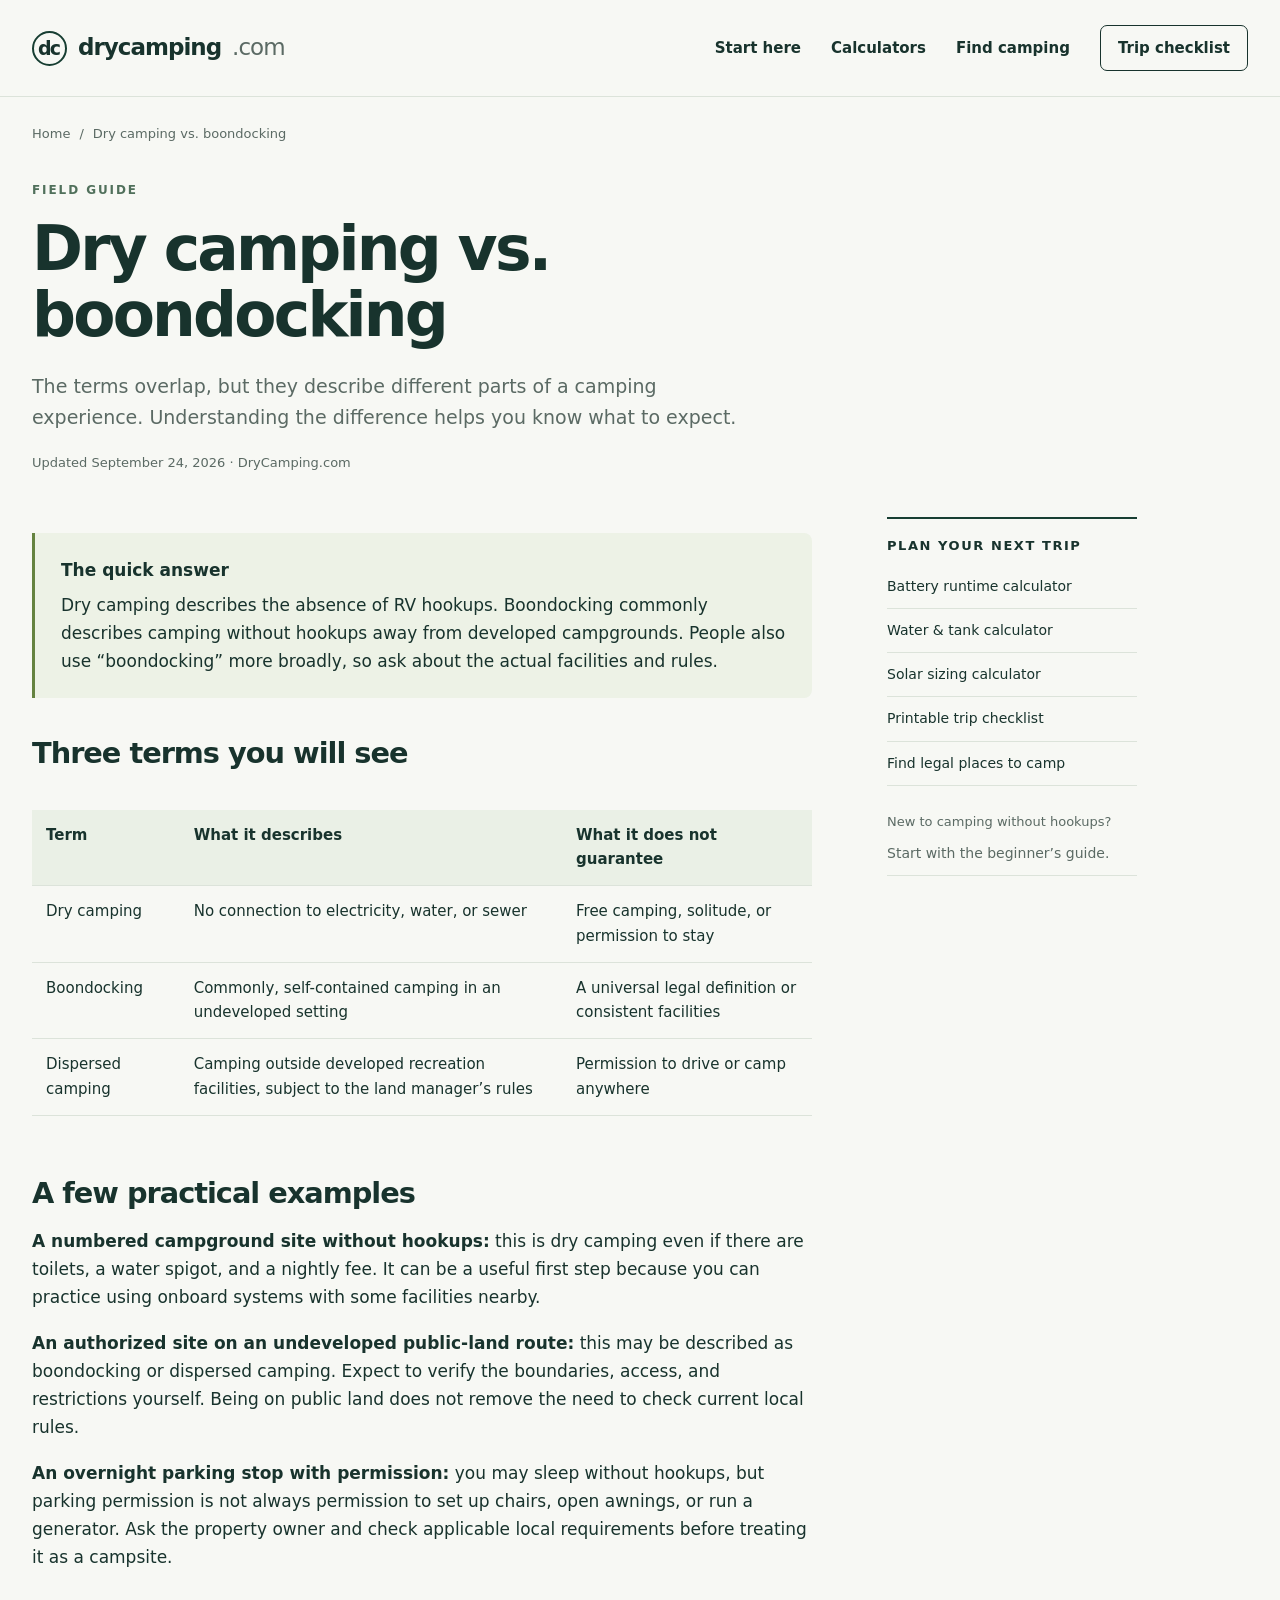
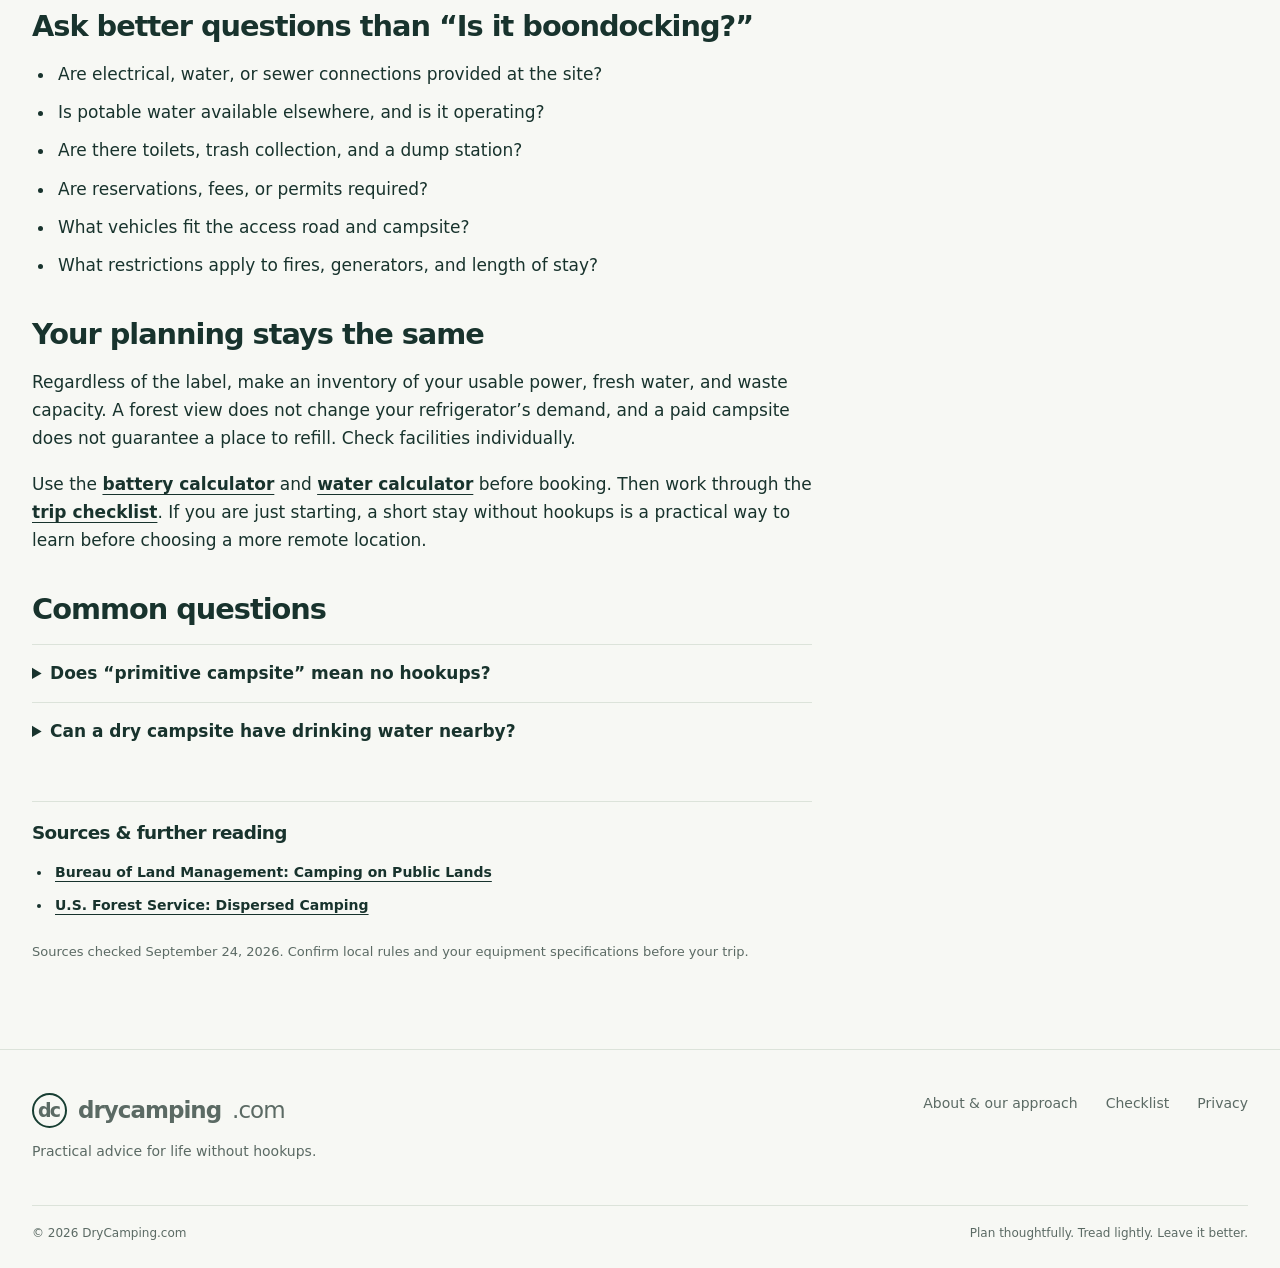
<file: dry-camping-vs-boondocking/index.html>
<!doctype html>
<html lang="en"><head><meta charset="utf-8"><meta name="viewport" content="width=device-width,initial-scale=1"><title>Dry camping vs. boondocking | DryCamping.com</title><meta name="description" content="The terms overlap, but they describe different parts of a camping experience. Understanding the difference helps you know what to expect."><link rel="canonical" href="https://drycamping.com/dry-camping-vs-boondocking/"><meta name="theme-color" content="#173e32"><meta name="robots" content="index,follow,max-image-preview:large"><meta property="og:type" content="article"><meta property="og:title" content="Dry camping vs. boondocking"><meta property="og:description" content="The terms overlap, but they describe different parts of a camping experience. Understanding the difference helps you know what to expect."><meta property="og:url" content="https://drycamping.com/dry-camping-vs-boondocking/"><meta property="og:site_name" content="DryCamping.com"><link rel="icon" href="data:image/svg+xml,%3Csvg xmlns='http://www.w3.org/2000/svg' viewBox='0 0 64 64'%3E%3Crect width='64' height='64' rx='14' fill='%23173e32'/%3E%3Cpath d='M12 48L32 13l20 35H12zm14-7h12l-6-11-6 11z' fill='%23dcf298' fill-rule='evenodd'/%3E%3C/svg%3E" type="image/svg+xml"><link rel="stylesheet" href="/assets/site.css"><script src="/assets/app.js" defer></script><script type="application/ld+json">{"@context":"https://schema.org","@type":"Article","name":"Dry camping vs. boondocking","description":"The terms overlap, but they describe different parts of a camping experience. Understanding the difference helps you know what to expect.","url":"https://drycamping.com/dry-camping-vs-boondocking/","inLanguage":"en-US","isPartOf":{"@type":"WebSite","name":"DryCamping.com","url":"https://drycamping.com/"},"headline":"Dry camping vs. boondocking","datePublished":"2026-09-24","dateModified":"2026-09-24","publisher":{"@type":"Organization","name":"DryCamping.com","url":"https://drycamping.com/"}}</script></head><body><a class="skip" href="#main">Skip to content</a><header class="site-header"><div class="wrap header-inner"><a class="brand" href="/" aria-label="DryCamping.com home"><span class="brand-mark" aria-hidden="true">dc</span>drycamping<span>.com</span></a><nav class="desktop-nav" aria-label="Main navigation"><a href="/dry-camping-for-beginners/">Start here</a><a href="/#tools">Calculators</a><a href="/find-free-camping/">Find camping</a><a class="nav-cta" href="/dry-camping-checklist/">Trip checklist</a></nav><details class="mobile-menu"><summary>Menu</summary><nav aria-label="Mobile navigation"><a href="/dry-camping-for-beginners/">Start here</a><a href="/#tools">Calculators</a><a href="/find-free-camping/">Find camping</a><a class="nav-cta" href="/dry-camping-checklist/">Trip checklist</a></nav></details></div></header><main id="main"><div class="wrap"><div class="breadcrumb"><a href="/">Home</a><span aria-hidden="true">/</span><span>Dry camping vs. boondocking</span></div><div class="page-head"><span class="eyebrow">Field guide</span><h1>Dry camping vs. boondocking</h1><p class="dek">The terms overlap, but they describe different parts of a camping experience. Understanding the difference helps you know what to expect.</p><p class="meta">Updated September 24, 2026 · DryCamping.com</p></div><div class="article-layout"><article class="article-body">
<div class="callout"><strong>The quick answer</strong><p>Dry camping describes the absence of RV hookups. Boondocking commonly describes camping without hookups away from developed campgrounds. People also use “boondocking” more broadly, so ask about the actual facilities and rules.</p></div>
<h2>Three terms you will see</h2><div class="table-wrap"><table><thead><tr><th>Term</th><th>What it describes</th><th>What it does not guarantee</th></tr></thead><tbody><tr><td>Dry camping</td><td>No connection to electricity, water, or sewer</td><td>Free camping, solitude, or permission to stay</td></tr><tr><td>Boondocking</td><td>Commonly, self-contained camping in an undeveloped setting</td><td>A universal legal definition or consistent facilities</td></tr><tr><td>Dispersed camping</td><td>Camping outside developed recreation facilities, subject to the land manager’s rules</td><td>Permission to drive or camp anywhere</td></tr></tbody></table></div>
<h2>A few practical examples</h2><p><strong>A numbered campground site without hookups:</strong> this is dry camping even if there are toilets, a water spigot, and a nightly fee. It can be a useful first step because you can practice using onboard systems with some facilities nearby.</p><p><strong>An authorized site on an undeveloped public-land route:</strong> this may be described as boondocking or dispersed camping. Expect to verify the boundaries, access, and restrictions yourself. Being on public land does not remove the need to check current local rules.</p><p><strong>An overnight parking stop with permission:</strong> you may sleep without hookups, but parking permission is not always permission to set up chairs, open awnings, or run a generator. Ask the property owner and check applicable local requirements before treating it as a campsite.</p>
<h2>Ask better questions than “Is it boondocking?”</h2><ul><li>Are electrical, water, or sewer connections provided at the site?</li><li>Is potable water available elsewhere, and is it operating?</li><li>Are there toilets, trash collection, and a dump station?</li><li>Are reservations, fees, or permits required?</li><li>What vehicles fit the access road and campsite?</li><li>What restrictions apply to fires, generators, and length of stay?</li></ul>
<h2>Your planning stays the same</h2><p>Regardless of the label, make an inventory of your usable power, fresh water, and waste capacity. A forest view does not change your refrigerator’s demand, and a paid campsite does not guarantee a place to refill. Check facilities individually.</p><p>Use the <a href="/rv-battery-calculator/">battery calculator</a> and <a href="/rv-water-calculator/">water calculator</a> before booking. Then work through the <a href="/dry-camping-checklist/">trip checklist</a>. If you are just starting, a short stay without hookups is a practical way to learn before choosing a more remote location.</p>
<section class="faq"><h2>Common questions</h2><details><summary>Does “primitive campsite” mean no hookups?</summary><p>Often, but site descriptions vary. Read the specific facilities list instead of relying on the label.</p></details><details><summary>Can a dry campsite have drinking water nearby?</summary><p>Yes. There can be a shared water source even when individual sites do not have water hookups. Confirm availability and whether it is potable.</p></details></section><section class="sources"><h2>Sources &amp; further reading</h2><ul><li><a href="https://www.blm.gov/programs/recreation/camping" rel="noopener">Bureau of Land Management: Camping on Public Lands</a></li><li><a href="https://www.fs.usda.gov/r04/recreation/dispersed-camping" rel="noopener">U.S. Forest Service: Dispersed Camping</a></li></ul><p class="reviewed">Sources checked September 24, 2026. Confirm local rules and your equipment specifications before your trip.</p></section></article><aside class="sidebar"><h2>Plan your next trip</h2><a href="/rv-battery-calculator/">Battery runtime calculator</a><a href="/rv-water-calculator/">Water &amp; tank calculator</a><a href="/rv-solar-calculator/">Solar sizing calculator</a><a href="/dry-camping-checklist/">Printable trip checklist</a><a href="/find-free-camping/">Find legal places to camp</a><p class="aside-note">New to camping without hookups? <a href="/dry-camping-for-beginners/">Start with the beginner’s guide.</a></p></aside></div></div></main><footer class="site-footer"><div class="wrap"><div class="footer-top"><div><a class="brand" href="/" aria-label="DryCamping.com home"><span class="brand-mark" aria-hidden="true">dc</span>drycamping<span>.com</span></a><p>Practical advice for life without hookups.</p></div><div class="footer-links"><a href="/about/">About &amp; our approach</a><a href="/dry-camping-checklist/">Checklist</a><a href="/privacy/">Privacy</a></div></div><div class="footer-bottom"><span>© 2026 DryCamping.com</span><span>Plan thoughtfully. Tread lightly. Leave it better.</span></div></div></footer></body></html>
</file>
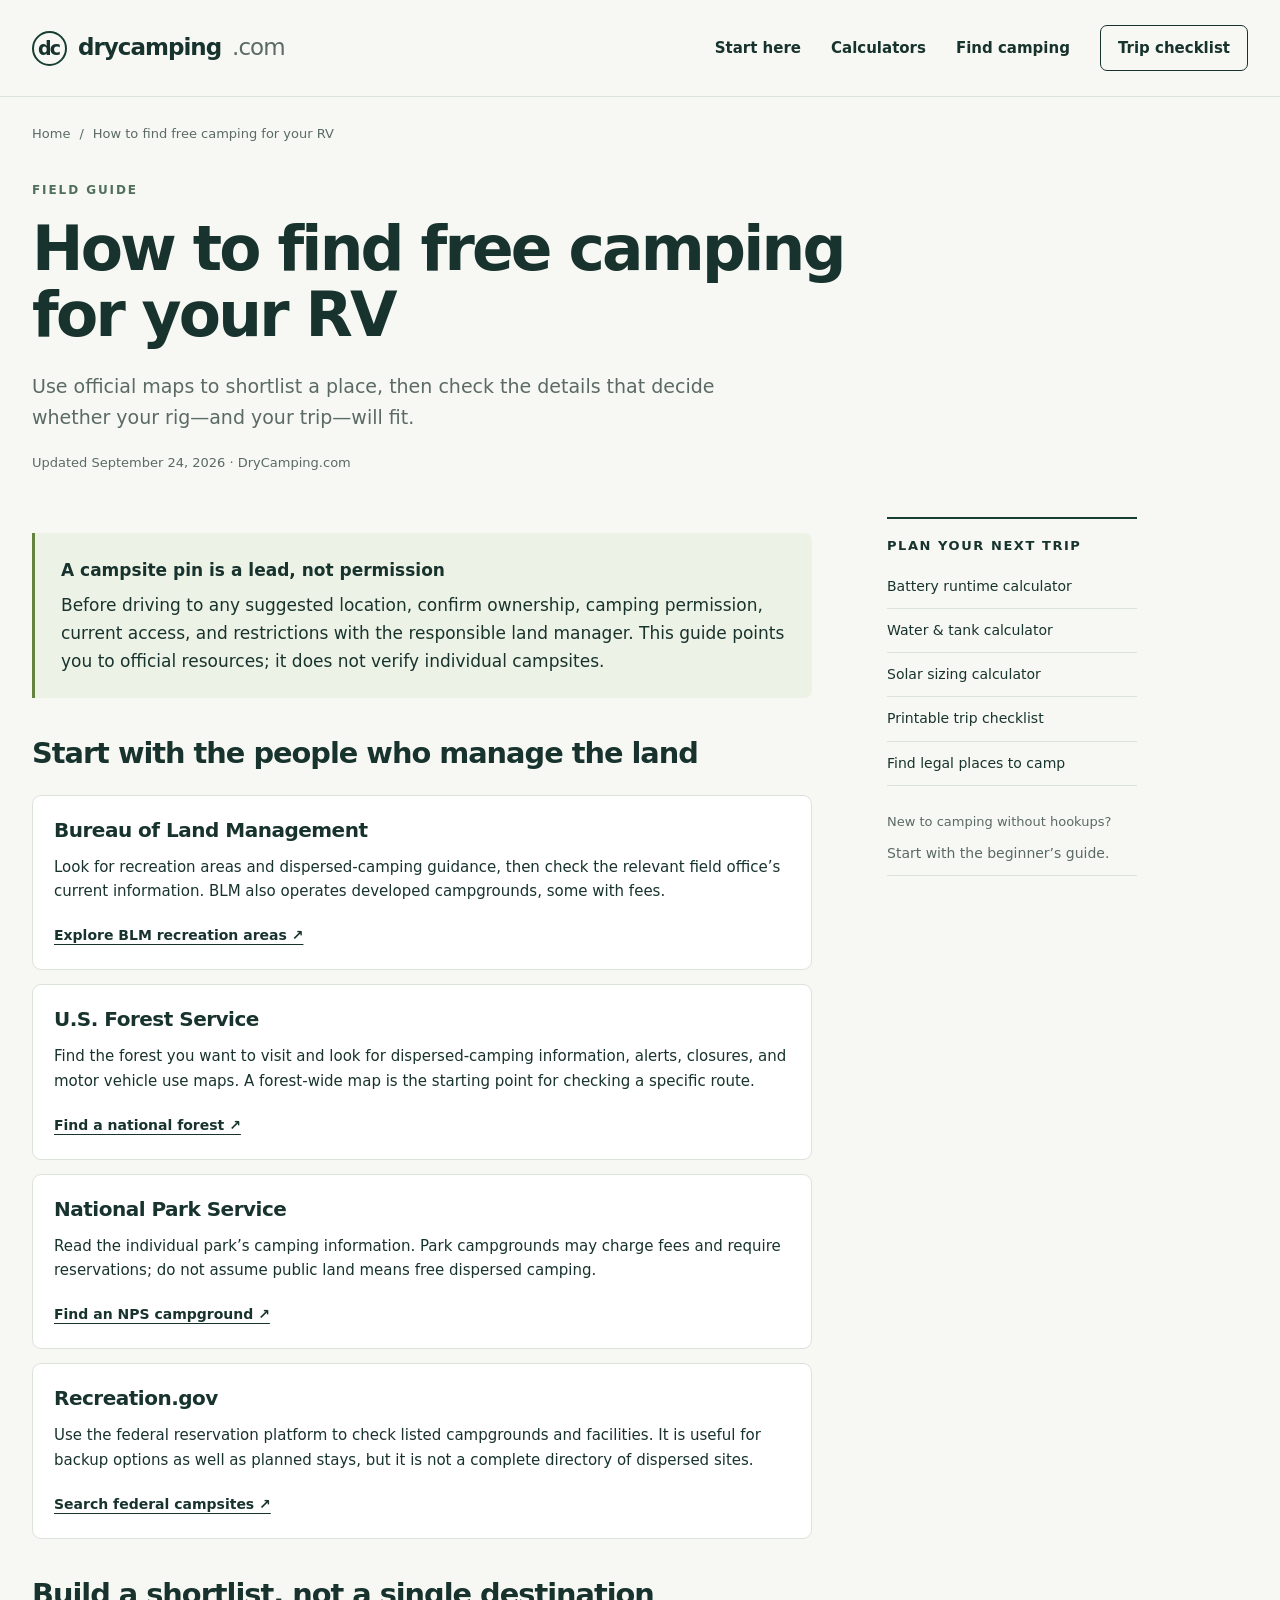
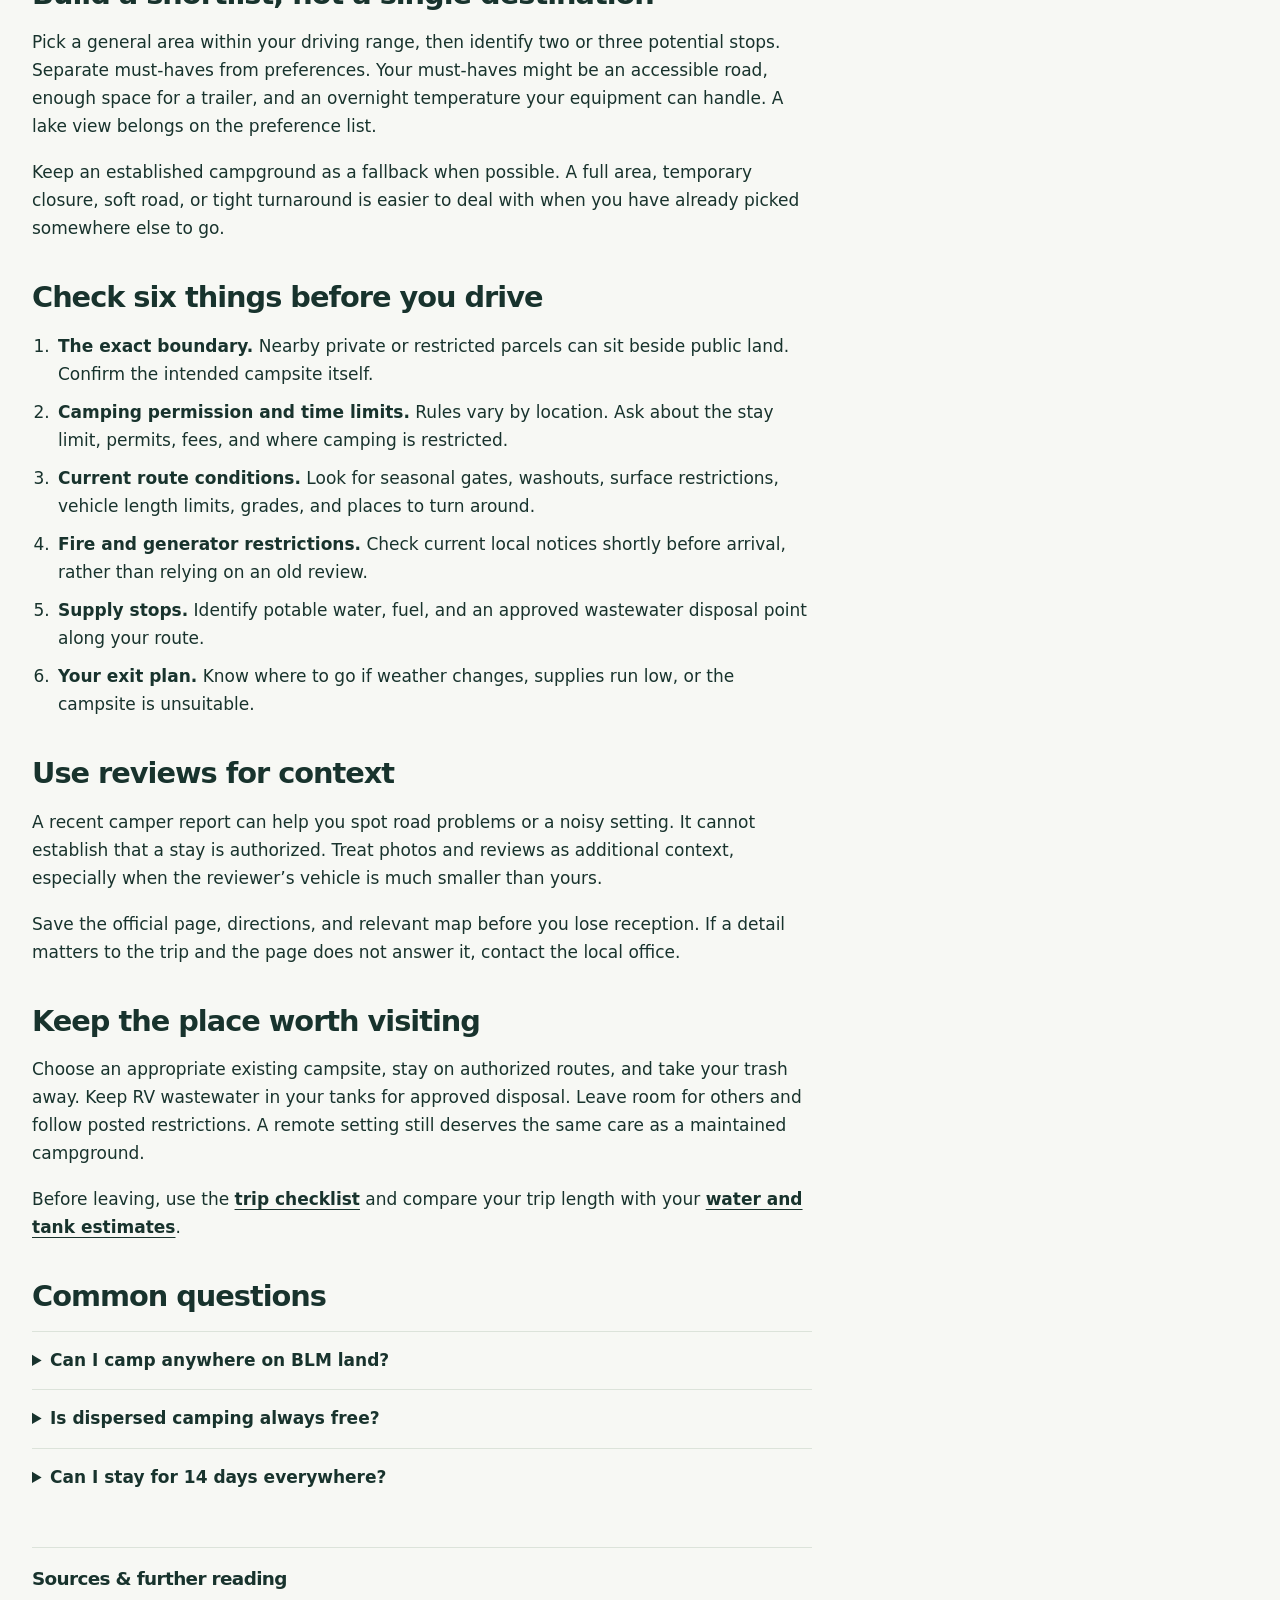
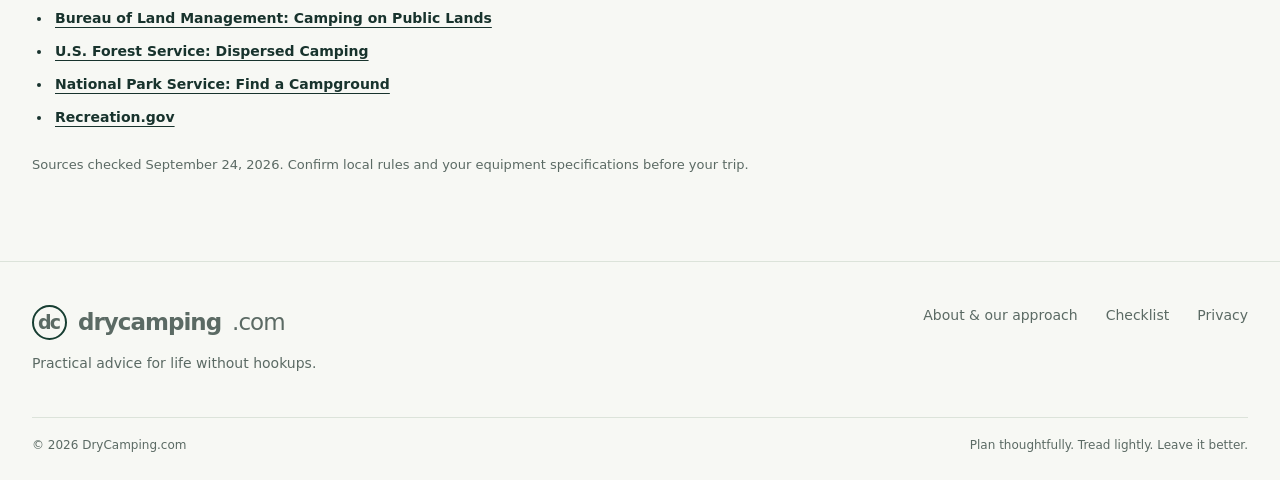
<file: find-free-camping/index.html>
<!doctype html>
<html lang="en"><head><meta charset="utf-8"><meta name="viewport" content="width=device-width,initial-scale=1"><title>How to find free camping for your RV | DryCamping.com</title><meta name="description" content="Use official maps to shortlist a place, then check the details that decide whether your rig—and your trip—will fit."><link rel="canonical" href="https://drycamping.com/find-free-camping/"><meta name="theme-color" content="#173e32"><meta name="robots" content="index,follow,max-image-preview:large"><meta property="og:type" content="article"><meta property="og:title" content="How to find free camping for your RV"><meta property="og:description" content="Use official maps to shortlist a place, then check the details that decide whether your rig—and your trip—will fit."><meta property="og:url" content="https://drycamping.com/find-free-camping/"><meta property="og:site_name" content="DryCamping.com"><link rel="icon" href="data:image/svg+xml,%3Csvg xmlns='http://www.w3.org/2000/svg' viewBox='0 0 64 64'%3E%3Crect width='64' height='64' rx='14' fill='%23173e32'/%3E%3Cpath d='M12 48L32 13l20 35H12zm14-7h12l-6-11-6 11z' fill='%23dcf298' fill-rule='evenodd'/%3E%3C/svg%3E" type="image/svg+xml"><link rel="stylesheet" href="/assets/site.css"><script src="/assets/app.js" defer></script><script type="application/ld+json">{"@context":"https://schema.org","@type":"Article","name":"How to find free camping for your RV","description":"Use official maps to shortlist a place, then check the details that decide whether your rig\u2014and your trip\u2014will fit.","url":"https://drycamping.com/find-free-camping/","inLanguage":"en-US","isPartOf":{"@type":"WebSite","name":"DryCamping.com","url":"https://drycamping.com/"},"headline":"How to find free camping for your RV","datePublished":"2026-09-24","dateModified":"2026-09-24","publisher":{"@type":"Organization","name":"DryCamping.com","url":"https://drycamping.com/"}}</script></head><body><a class="skip" href="#main">Skip to content</a><header class="site-header"><div class="wrap header-inner"><a class="brand" href="/" aria-label="DryCamping.com home"><span class="brand-mark" aria-hidden="true">dc</span>drycamping<span>.com</span></a><nav class="desktop-nav" aria-label="Main navigation"><a href="/dry-camping-for-beginners/">Start here</a><a href="/#tools">Calculators</a><a href="/find-free-camping/">Find camping</a><a class="nav-cta" href="/dry-camping-checklist/">Trip checklist</a></nav><details class="mobile-menu"><summary>Menu</summary><nav aria-label="Mobile navigation"><a href="/dry-camping-for-beginners/">Start here</a><a href="/#tools">Calculators</a><a href="/find-free-camping/">Find camping</a><a class="nav-cta" href="/dry-camping-checklist/">Trip checklist</a></nav></details></div></header><main id="main"><div class="wrap"><div class="breadcrumb"><a href="/">Home</a><span aria-hidden="true">/</span><span>How to find free camping for your RV</span></div><div class="page-head"><span class="eyebrow">Field guide</span><h1>How to find free camping for your RV</h1><p class="dek">Use official maps to shortlist a place, then check the details that decide whether your rig—and your trip—will fit.</p><p class="meta">Updated September 24, 2026 · DryCamping.com</p></div><div class="article-layout"><article class="article-body">
<div class="callout"><strong>A campsite pin is a lead, not permission</strong><p>Before driving to any suggested location, confirm ownership, camping permission, current access, and restrictions with the responsible land manager. This guide points you to official resources; it does not verify individual campsites.</p></div>
<h2>Start with the people who manage the land</h2><div class="resource-grid"><div class="resource"><h3>Bureau of Land Management</h3><p>Look for recreation areas and dispersed-camping guidance, then check the relevant field office’s current information. BLM also operates developed campgrounds, some with fees.</p><a href="https://www.blm.gov/visit">Explore BLM recreation areas ↗</a></div><div class="resource"><h3>U.S. Forest Service</h3><p>Find the forest you want to visit and look for dispersed-camping information, alerts, closures, and motor vehicle use maps. A forest-wide map is the starting point for checking a specific route.</p><a href="https://www.fs.usda.gov/">Find a national forest ↗</a></div><div class="resource"><h3>National Park Service</h3><p>Read the individual park’s camping information. Park campgrounds may charge fees and require reservations; do not assume public land means free dispersed camping.</p><a href="https://www.nps.gov/subjects/camping/campground.htm">Find an NPS campground ↗</a></div><div class="resource"><h3>Recreation.gov</h3><p>Use the federal reservation platform to check listed campgrounds and facilities. It is useful for backup options as well as planned stays, but it is not a complete directory of dispersed sites.</p><a href="https://www.recreation.gov/">Search federal campsites ↗</a></div></div>
<h2>Build a shortlist, not a single destination</h2><p>Pick a general area within your driving range, then identify two or three potential stops. Separate must-haves from preferences. Your must-haves might be an accessible road, enough space for a trailer, and an overnight temperature your equipment can handle. A lake view belongs on the preference list.</p><p>Keep an established campground as a fallback when possible. A full area, temporary closure, soft road, or tight turnaround is easier to deal with when you have already picked somewhere else to go.</p>
<h2>Check six things before you drive</h2><ol><li><strong>The exact boundary.</strong> Nearby private or restricted parcels can sit beside public land. Confirm the intended campsite itself.</li><li><strong>Camping permission and time limits.</strong> Rules vary by location. Ask about the stay limit, permits, fees, and where camping is restricted.</li><li><strong>Current route conditions.</strong> Look for seasonal gates, washouts, surface restrictions, vehicle length limits, grades, and places to turn around.</li><li><strong>Fire and generator restrictions.</strong> Check current local notices shortly before arrival, rather than relying on an old review.</li><li><strong>Supply stops.</strong> Identify potable water, fuel, and an approved wastewater disposal point along your route.</li><li><strong>Your exit plan.</strong> Know where to go if weather changes, supplies run low, or the campsite is unsuitable.</li></ol>
<h2>Use reviews for context</h2><p>A recent camper report can help you spot road problems or a noisy setting. It cannot establish that a stay is authorized. Treat photos and reviews as additional context, especially when the reviewer’s vehicle is much smaller than yours.</p><p>Save the official page, directions, and relevant map before you lose reception. If a detail matters to the trip and the page does not answer it, contact the local office.</p>
<h2>Keep the place worth visiting</h2><p>Choose an appropriate existing campsite, stay on authorized routes, and take your trash away. Keep RV wastewater in your tanks for approved disposal. Leave room for others and follow posted restrictions. A remote setting still deserves the same care as a maintained campground.</p><p>Before leaving, use the <a href="/dry-camping-checklist/">trip checklist</a> and compare your trip length with your <a href="/rv-water-calculator/">water and tank estimates</a>.</p>
<section class="faq"><h2>Common questions</h2><details><summary>Can I camp anywhere on BLM land?</summary><p>No. Check the exact location for camping restrictions, closures, access rules, and any local requirements.</p></details><details><summary>Is dispersed camping always free?</summary><p>Do not assume so. Check whether a permit, access pass, or fee applies to your chosen location and activity.</p></details><details><summary>Can I stay for 14 days everywhere?</summary><p>No. Stay limits and relocation requirements vary. Use the rule published by the responsible office for that specific area.</p></details></section><section class="sources"><h2>Sources &amp; further reading</h2><ul><li><a href="https://www.blm.gov/programs/recreation/camping" rel="noopener">Bureau of Land Management: Camping on Public Lands</a></li><li><a href="https://www.fs.usda.gov/r04/recreation/dispersed-camping" rel="noopener">U.S. Forest Service: Dispersed Camping</a></li><li><a href="https://www.nps.gov/subjects/camping/campground.htm" rel="noopener">National Park Service: Find a Campground</a></li><li><a href="https://www.recreation.gov/" rel="noopener">Recreation.gov</a></li></ul><p class="reviewed">Sources checked September 24, 2026. Confirm local rules and your equipment specifications before your trip.</p></section></article><aside class="sidebar"><h2>Plan your next trip</h2><a href="/rv-battery-calculator/">Battery runtime calculator</a><a href="/rv-water-calculator/">Water &amp; tank calculator</a><a href="/rv-solar-calculator/">Solar sizing calculator</a><a href="/dry-camping-checklist/">Printable trip checklist</a><a href="/find-free-camping/">Find legal places to camp</a><p class="aside-note">New to camping without hookups? <a href="/dry-camping-for-beginners/">Start with the beginner’s guide.</a></p></aside></div></div></main><footer class="site-footer"><div class="wrap"><div class="footer-top"><div><a class="brand" href="/" aria-label="DryCamping.com home"><span class="brand-mark" aria-hidden="true">dc</span>drycamping<span>.com</span></a><p>Practical advice for life without hookups.</p></div><div class="footer-links"><a href="/about/">About &amp; our approach</a><a href="/dry-camping-checklist/">Checklist</a><a href="/privacy/">Privacy</a></div></div><div class="footer-bottom"><span>© 2026 DryCamping.com</span><span>Plan thoughtfully. Tread lightly. Leave it better.</span></div></div></footer></body></html>
</file>
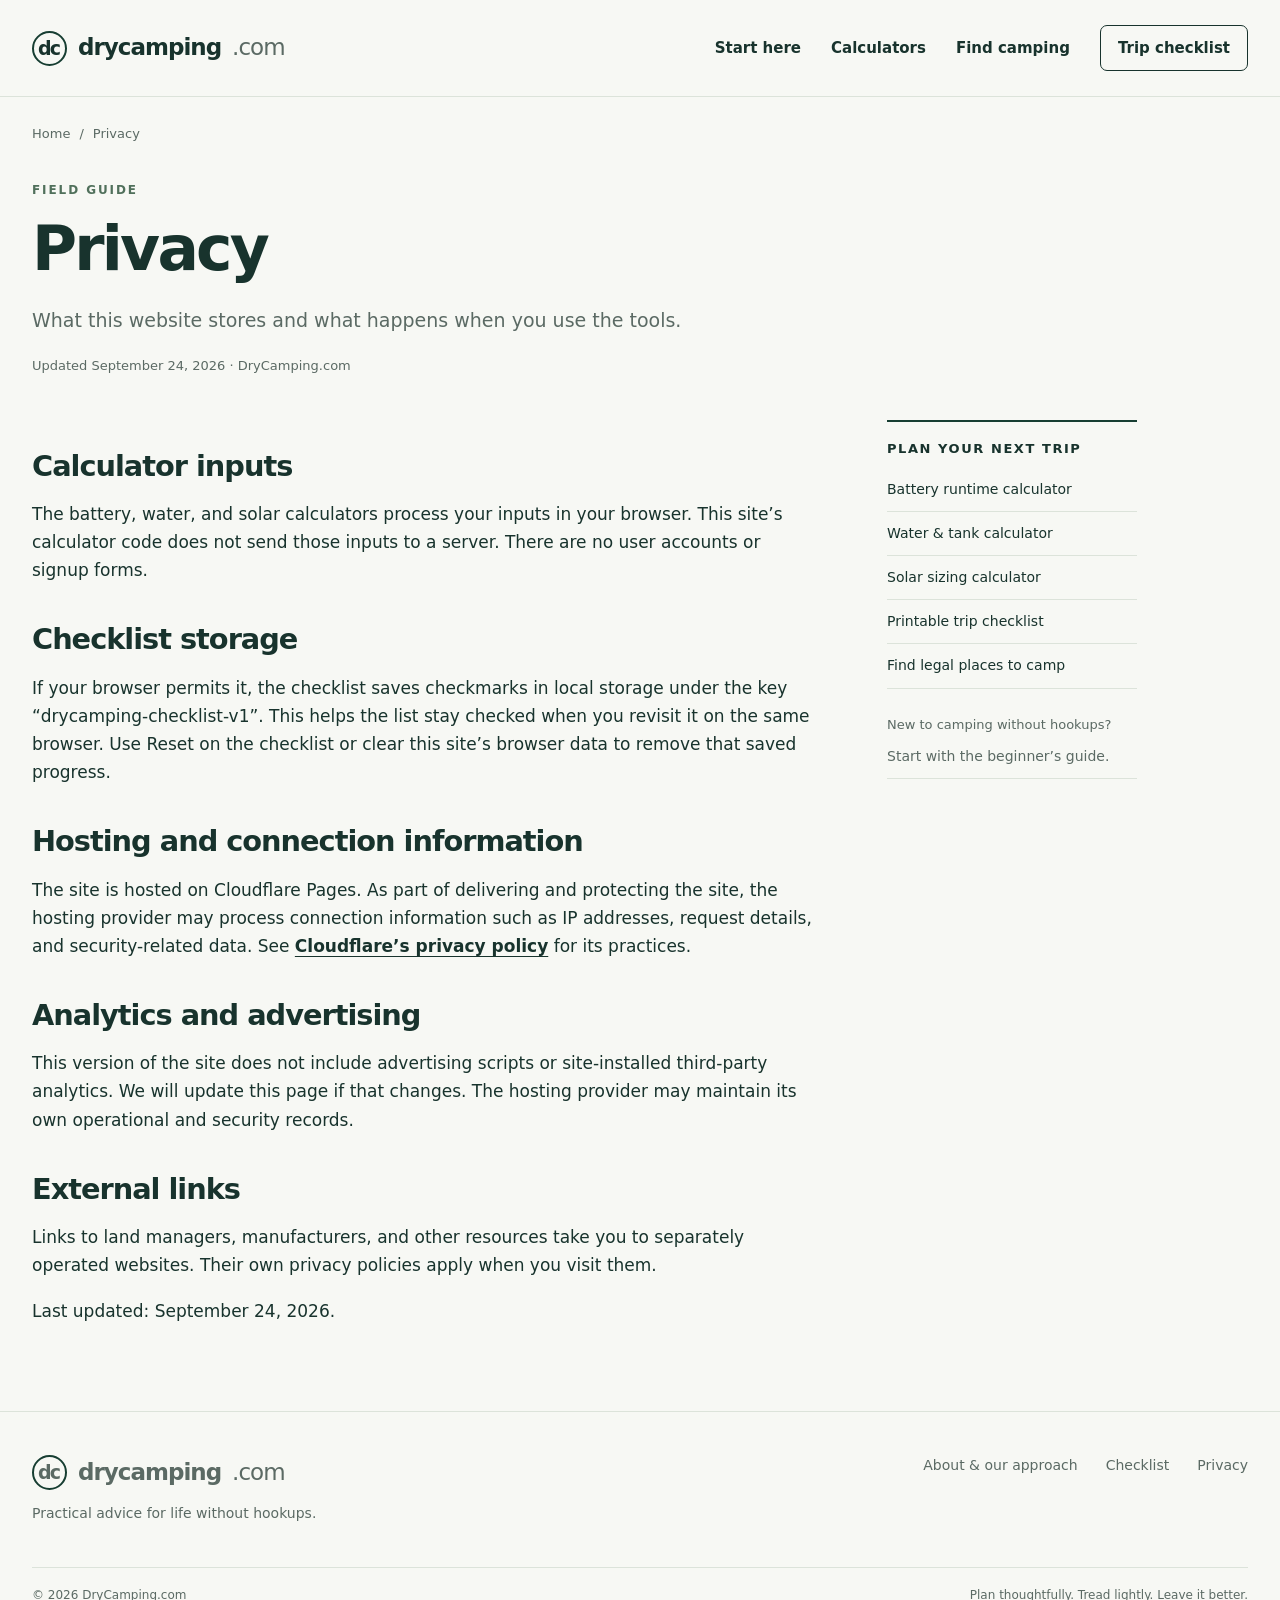
<file: privacy/index.html>
<!doctype html>
<html lang="en"><head><meta charset="utf-8"><meta name="viewport" content="width=device-width,initial-scale=1"><title>Privacy | DryCamping.com</title><meta name="description" content="What this website stores and what happens when you use the tools."><link rel="canonical" href="https://drycamping.com/privacy/"><meta name="theme-color" content="#173e32"><meta name="robots" content="index,follow,max-image-preview:large"><meta property="og:type" content="article"><meta property="og:title" content="Privacy"><meta property="og:description" content="What this website stores and what happens when you use the tools."><meta property="og:url" content="https://drycamping.com/privacy/"><meta property="og:site_name" content="DryCamping.com"><link rel="icon" href="data:image/svg+xml,%3Csvg xmlns='http://www.w3.org/2000/svg' viewBox='0 0 64 64'%3E%3Crect width='64' height='64' rx='14' fill='%23173e32'/%3E%3Cpath d='M12 48L32 13l20 35H12zm14-7h12l-6-11-6 11z' fill='%23dcf298' fill-rule='evenodd'/%3E%3C/svg%3E" type="image/svg+xml"><link rel="stylesheet" href="/assets/site.css"><script src="/assets/app.js" defer></script><script type="application/ld+json">{"@context":"https://schema.org","@type":"Article","name":"Privacy","description":"What this website stores and what happens when you use the tools.","url":"https://drycamping.com/privacy/","inLanguage":"en-US","isPartOf":{"@type":"WebSite","name":"DryCamping.com","url":"https://drycamping.com/"},"headline":"Privacy","datePublished":"2026-09-24","dateModified":"2026-09-24","publisher":{"@type":"Organization","name":"DryCamping.com","url":"https://drycamping.com/"}}</script></head><body><a class="skip" href="#main">Skip to content</a><header class="site-header"><div class="wrap header-inner"><a class="brand" href="/" aria-label="DryCamping.com home"><span class="brand-mark" aria-hidden="true">dc</span>drycamping<span>.com</span></a><nav class="desktop-nav" aria-label="Main navigation"><a href="/dry-camping-for-beginners/">Start here</a><a href="/#tools">Calculators</a><a href="/find-free-camping/">Find camping</a><a class="nav-cta" href="/dry-camping-checklist/">Trip checklist</a></nav><details class="mobile-menu"><summary>Menu</summary><nav aria-label="Mobile navigation"><a href="/dry-camping-for-beginners/">Start here</a><a href="/#tools">Calculators</a><a href="/find-free-camping/">Find camping</a><a class="nav-cta" href="/dry-camping-checklist/">Trip checklist</a></nav></details></div></header><main id="main"><div class="wrap"><div class="breadcrumb"><a href="/">Home</a><span aria-hidden="true">/</span><span>Privacy</span></div><div class="page-head"><span class="eyebrow">Field guide</span><h1>Privacy</h1><p class="dek">What this website stores and what happens when you use the tools.</p><p class="meta">Updated September 24, 2026 · DryCamping.com</p></div><div class="article-layout"><article class="article-body">
<h2>Calculator inputs</h2><p>The battery, water, and solar calculators process your inputs in your browser. This site’s calculator code does not send those inputs to a server. There are no user accounts or signup forms.</p><h2>Checklist storage</h2><p>If your browser permits it, the checklist saves checkmarks in local storage under the key “drycamping-checklist-v1”. This helps the list stay checked when you revisit it on the same browser. Use Reset on the checklist or clear this site’s browser data to remove that saved progress.</p><h2>Hosting and connection information</h2><p>The site is hosted on Cloudflare Pages. As part of delivering and protecting the site, the hosting provider may process connection information such as IP addresses, request details, and security-related data. See <a href="https://www.cloudflare.com/privacypolicy/">Cloudflare’s privacy policy</a> for its practices.</p><h2>Analytics and advertising</h2><p>This version of the site does not include advertising scripts or site-installed third-party analytics. We will update this page if that changes. The hosting provider may maintain its own operational and security records.</p><h2>External links</h2><p>Links to land managers, manufacturers, and other resources take you to separately operated websites. Their own privacy policies apply when you visit them.</p><p>Last updated: September 24, 2026.</p>
</article><aside class="sidebar"><h2>Plan your next trip</h2><a href="/rv-battery-calculator/">Battery runtime calculator</a><a href="/rv-water-calculator/">Water &amp; tank calculator</a><a href="/rv-solar-calculator/">Solar sizing calculator</a><a href="/dry-camping-checklist/">Printable trip checklist</a><a href="/find-free-camping/">Find legal places to camp</a><p class="aside-note">New to camping without hookups? <a href="/dry-camping-for-beginners/">Start with the beginner’s guide.</a></p></aside></div></div></main><footer class="site-footer"><div class="wrap"><div class="footer-top"><div><a class="brand" href="/" aria-label="DryCamping.com home"><span class="brand-mark" aria-hidden="true">dc</span>drycamping<span>.com</span></a><p>Practical advice for life without hookups.</p></div><div class="footer-links"><a href="/about/">About &amp; our approach</a><a href="/dry-camping-checklist/">Checklist</a><a href="/privacy/">Privacy</a></div></div><div class="footer-bottom"><span>© 2026 DryCamping.com</span><span>Plan thoughtfully. Tread lightly. Leave it better.</span></div></div></footer></body></html>
</file>
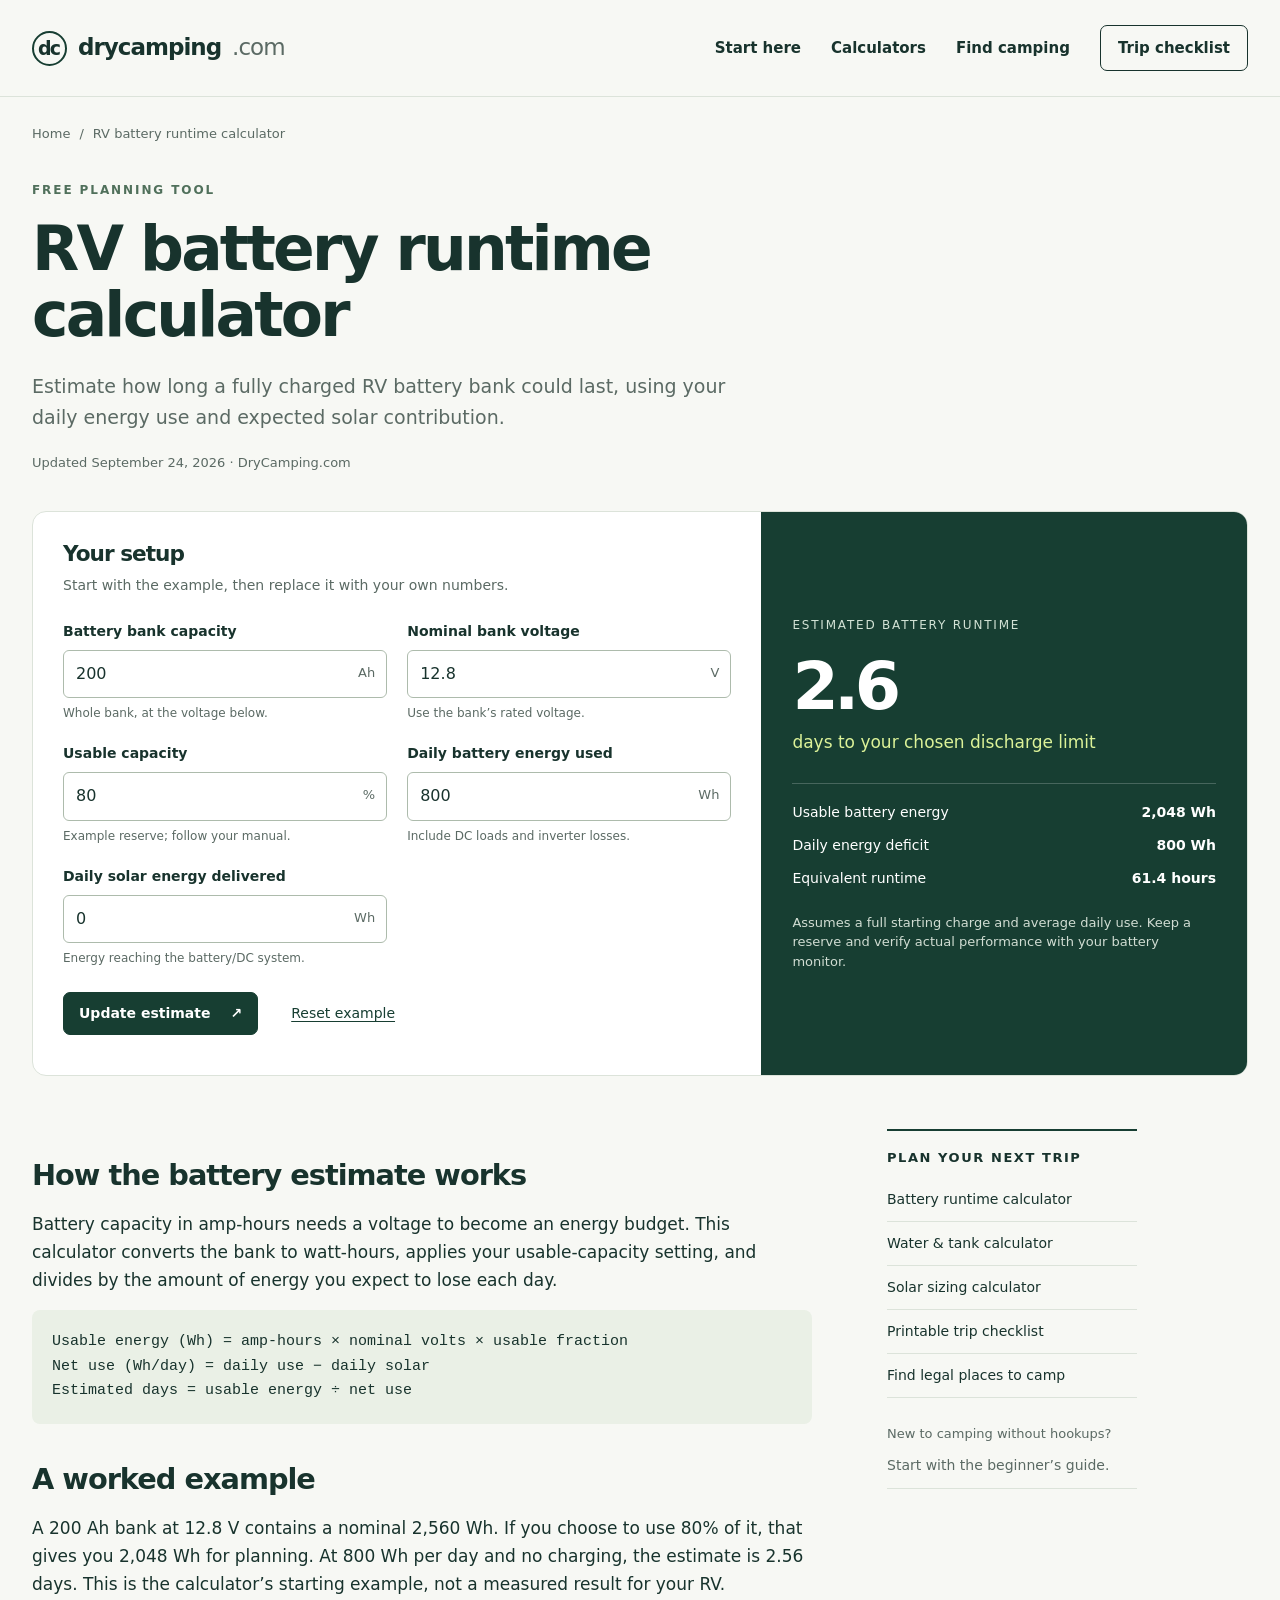
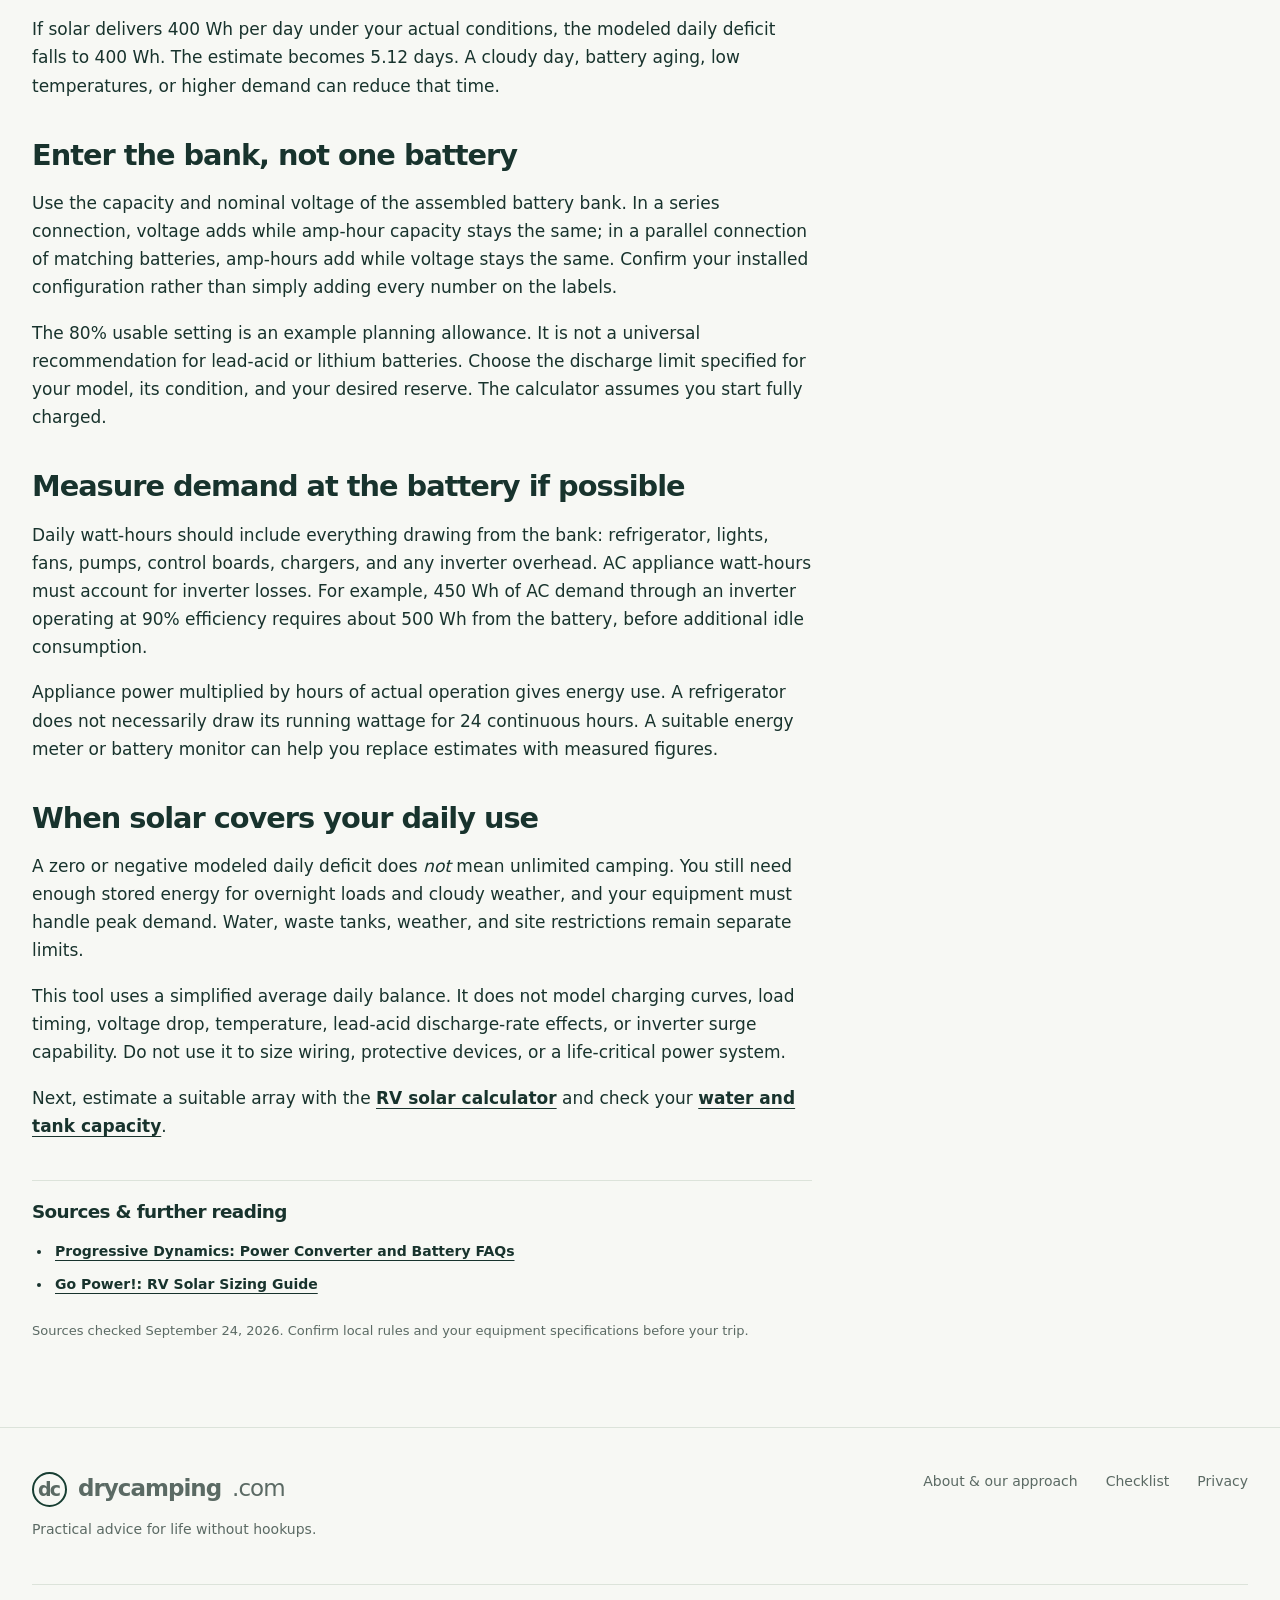
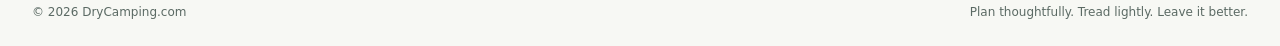
<file: rv-battery-calculator/index.html>
<!doctype html>
<html lang="en"><head><meta charset="utf-8"><meta name="viewport" content="width=device-width,initial-scale=1"><title>RV battery runtime calculator | DryCamping.com</title><meta name="description" content="Estimate how long a fully charged RV battery bank could last, using your daily energy use and expected solar contribution."><link rel="canonical" href="https://drycamping.com/rv-battery-calculator/"><meta name="theme-color" content="#173e32"><meta name="robots" content="index,follow,max-image-preview:large"><meta property="og:type" content="website"><meta property="og:title" content="RV battery runtime calculator"><meta property="og:description" content="Estimate how long a fully charged RV battery bank could last, using your daily energy use and expected solar contribution."><meta property="og:url" content="https://drycamping.com/rv-battery-calculator/"><meta property="og:site_name" content="DryCamping.com"><link rel="icon" href="data:image/svg+xml,%3Csvg xmlns='http://www.w3.org/2000/svg' viewBox='0 0 64 64'%3E%3Crect width='64' height='64' rx='14' fill='%23173e32'/%3E%3Cpath d='M12 48L32 13l20 35H12zm14-7h12l-6-11-6 11z' fill='%23dcf298' fill-rule='evenodd'/%3E%3C/svg%3E" type="image/svg+xml"><link rel="stylesheet" href="/assets/site.css"><script src="/assets/app.js" defer></script><script type="application/ld+json">{"@context":"https://schema.org","@type":"WebPage","name":"RV battery runtime calculator","description":"Estimate how long a fully charged RV battery bank could last, using your daily energy use and expected solar contribution.","url":"https://drycamping.com/rv-battery-calculator/","inLanguage":"en-US","isPartOf":{"@type":"WebSite","name":"DryCamping.com","url":"https://drycamping.com/"}}</script></head><body><a class="skip" href="#main">Skip to content</a><header class="site-header"><div class="wrap header-inner"><a class="brand" href="/" aria-label="DryCamping.com home"><span class="brand-mark" aria-hidden="true">dc</span>drycamping<span>.com</span></a><nav class="desktop-nav" aria-label="Main navigation"><a href="/dry-camping-for-beginners/">Start here</a><a href="/#tools">Calculators</a><a href="/find-free-camping/">Find camping</a><a class="nav-cta" href="/dry-camping-checklist/">Trip checklist</a></nav><details class="mobile-menu"><summary>Menu</summary><nav aria-label="Mobile navigation"><a href="/dry-camping-for-beginners/">Start here</a><a href="/#tools">Calculators</a><a href="/find-free-camping/">Find camping</a><a class="nav-cta" href="/dry-camping-checklist/">Trip checklist</a></nav></details></div></header><main id="main"><div class="wrap"><div class="breadcrumb"><a href="/">Home</a><span aria-hidden="true">/</span><span>RV battery runtime calculator</span></div><div class="page-head"><span class="eyebrow">Free planning tool</span><h1>RV battery runtime calculator</h1><p class="dek">Estimate how long a fully charged RV battery bank could last, using your daily energy use and expected solar contribution.</p><p class="meta">Updated September 24, 2026 · DryCamping.com</p></div><form class="calc-shell" id="calculator" data-calculator="battery"><div class="calc-fields"><h2>Your setup</h2><p class="helper">Start with the example, then replace it with your own numbers.</p><div class="fields"><div class="field"><label for="capacity">Battery bank capacity</label><div class="input-wrap"><input required type="number" inputmode="decimal" id="capacity" name="capacity" value="200" min="1" max="100000" step="any" aria-describedby="capacity-hint"><span class="unit" aria-hidden="true">Ah</span></div><small id="capacity-hint">Whole bank, at the voltage below.</small></div><div class="field"><label for="voltage">Nominal bank voltage</label><div class="input-wrap"><input required type="number" inputmode="decimal" id="voltage" name="voltage" value="12.8" min="1" max="1000" step="any" aria-describedby="voltage-hint"><span class="unit" aria-hidden="true">V</span></div><small id="voltage-hint">Use the bank’s rated voltage.</small></div><div class="field"><label for="usable">Usable capacity</label><div class="input-wrap"><input required type="number" inputmode="decimal" id="usable" name="usable" value="80" min="1" max="100" step="any" aria-describedby="usable-hint"><span class="unit" aria-hidden="true">%</span></div><small id="usable-hint">Example reserve; follow your manual.</small></div><div class="field"><label for="daily">Daily battery energy used</label><div class="input-wrap"><input required type="number" inputmode="decimal" id="daily" name="daily" value="800" min="1" max="1000000" step="any" aria-describedby="daily-hint"><span class="unit" aria-hidden="true">Wh</span></div><small id="daily-hint">Include DC loads and inverter losses.</small></div><div class="field"><label for="solar">Daily solar energy delivered</label><div class="input-wrap"><input required type="number" inputmode="decimal" id="solar" name="solar" value="0" min="0" max="1000000" step="any" aria-describedby="solar-hint"><span class="unit" aria-hidden="true">Wh</span></div><small id="solar-hint">Energy reaching the battery/DC system.</small></div></div><div class="calc-toolbar"><button class="button" type="submit">Update estimate <span aria-hidden="true">↗</span></button><button class="quiet-button" type="reset">Reset example</button></div><p class="validation" id="validation" role="alert"></p><noscript><p class="noscript">JavaScript is needed for this calculator. The formula and example below work without it.</p></noscript></div><div class="calc-result" aria-live="polite" aria-atomic="true"><span class="result-label" id="result-label">Your planning estimate</span><div class="result-value" id="result-value">2.6</div><div class="result-unit" id="result-unit">days to your chosen discharge limit</div><div class="result-details" id="result-details"></div><p class="result-note" id="result-note">Example inputs shown. Update with your own setup before planning a trip.</p></div></form><div class="calc-copy"><article class="article-body">
<h2>How the battery estimate works</h2><p>Battery capacity in amp-hours needs a voltage to become an energy budget. This calculator converts the bank to watt-hours, applies your usable-capacity setting, and divides by the amount of energy you expect to lose each day.</p><div class="formula">Usable energy (Wh) = amp-hours × nominal volts × usable fraction<br>Net use (Wh/day) = daily use − daily solar<br>Estimated days = usable energy ÷ net use</div>
<h2>A worked example</h2><p>A 200 Ah bank at 12.8 V contains a nominal 2,560 Wh. If you choose to use 80% of it, that gives you 2,048 Wh for planning. At 800 Wh per day and no charging, the estimate is 2.56 days. This is the calculator’s starting example, not a measured result for your RV.</p><p>If solar delivers 400 Wh per day under your actual conditions, the modeled daily deficit falls to 400 Wh. The estimate becomes 5.12 days. A cloudy day, battery aging, low temperatures, or higher demand can reduce that time.</p>
<h2>Enter the bank, not one battery</h2><p>Use the capacity and nominal voltage of the assembled battery bank. In a series connection, voltage adds while amp-hour capacity stays the same; in a parallel connection of matching batteries, amp-hours add while voltage stays the same. Confirm your installed configuration rather than simply adding every number on the labels.</p><p>The 80% usable setting is an example planning allowance. It is not a universal recommendation for lead-acid or lithium batteries. Choose the discharge limit specified for your model, its condition, and your desired reserve. The calculator assumes you start fully charged.</p>
<h2>Measure demand at the battery if possible</h2><p>Daily watt-hours should include everything drawing from the bank: refrigerator, lights, fans, pumps, control boards, chargers, and any inverter overhead. AC appliance watt-hours must account for inverter losses. For example, 450 Wh of AC demand through an inverter operating at 90% efficiency requires about 500 Wh from the battery, before additional idle consumption.</p><p>Appliance power multiplied by hours of actual operation gives energy use. A refrigerator does not necessarily draw its running wattage for 24 continuous hours. A suitable energy meter or battery monitor can help you replace estimates with measured figures.</p>
<h2>When solar covers your daily use</h2><p>A zero or negative modeled daily deficit does <em>not</em> mean unlimited camping. You still need enough stored energy for overnight loads and cloudy weather, and your equipment must handle peak demand. Water, waste tanks, weather, and site restrictions remain separate limits.</p><p>This tool uses a simplified average daily balance. It does not model charging curves, load timing, voltage drop, temperature, lead-acid discharge-rate effects, or inverter surge capability. Do not use it to size wiring, protective devices, or a life-critical power system.</p><p>Next, estimate a suitable array with the <a href="/rv-solar-calculator/">RV solar calculator</a> and check your <a href="/rv-water-calculator/">water and tank capacity</a>.</p>
<section class="sources"><h2>Sources &amp; further reading</h2><ul><li><a href="https://www.progressivedyn.com/frequently-asked-questions/" rel="noopener">Progressive Dynamics: Power Converter and Battery FAQs</a></li><li><a href="https://gopowersolar.com/go-power-solar-sizing-guide/" rel="noopener">Go Power!: RV Solar Sizing Guide</a></li></ul><p class="reviewed">Sources checked September 24, 2026. Confirm local rules and your equipment specifications before your trip.</p></section></article><aside class="sidebar"><h2>Plan your next trip</h2><a href="/rv-battery-calculator/">Battery runtime calculator</a><a href="/rv-water-calculator/">Water &amp; tank calculator</a><a href="/rv-solar-calculator/">Solar sizing calculator</a><a href="/dry-camping-checklist/">Printable trip checklist</a><a href="/find-free-camping/">Find legal places to camp</a><p class="aside-note">New to camping without hookups? <a href="/dry-camping-for-beginners/">Start with the beginner’s guide.</a></p></aside></div></div></main><footer class="site-footer"><div class="wrap"><div class="footer-top"><div><a class="brand" href="/" aria-label="DryCamping.com home"><span class="brand-mark" aria-hidden="true">dc</span>drycamping<span>.com</span></a><p>Practical advice for life without hookups.</p></div><div class="footer-links"><a href="/about/">About &amp; our approach</a><a href="/dry-camping-checklist/">Checklist</a><a href="/privacy/">Privacy</a></div></div><div class="footer-bottom"><span>© 2026 DryCamping.com</span><span>Plan thoughtfully. Tread lightly. Leave it better.</span></div></div></footer></body></html>
</file>
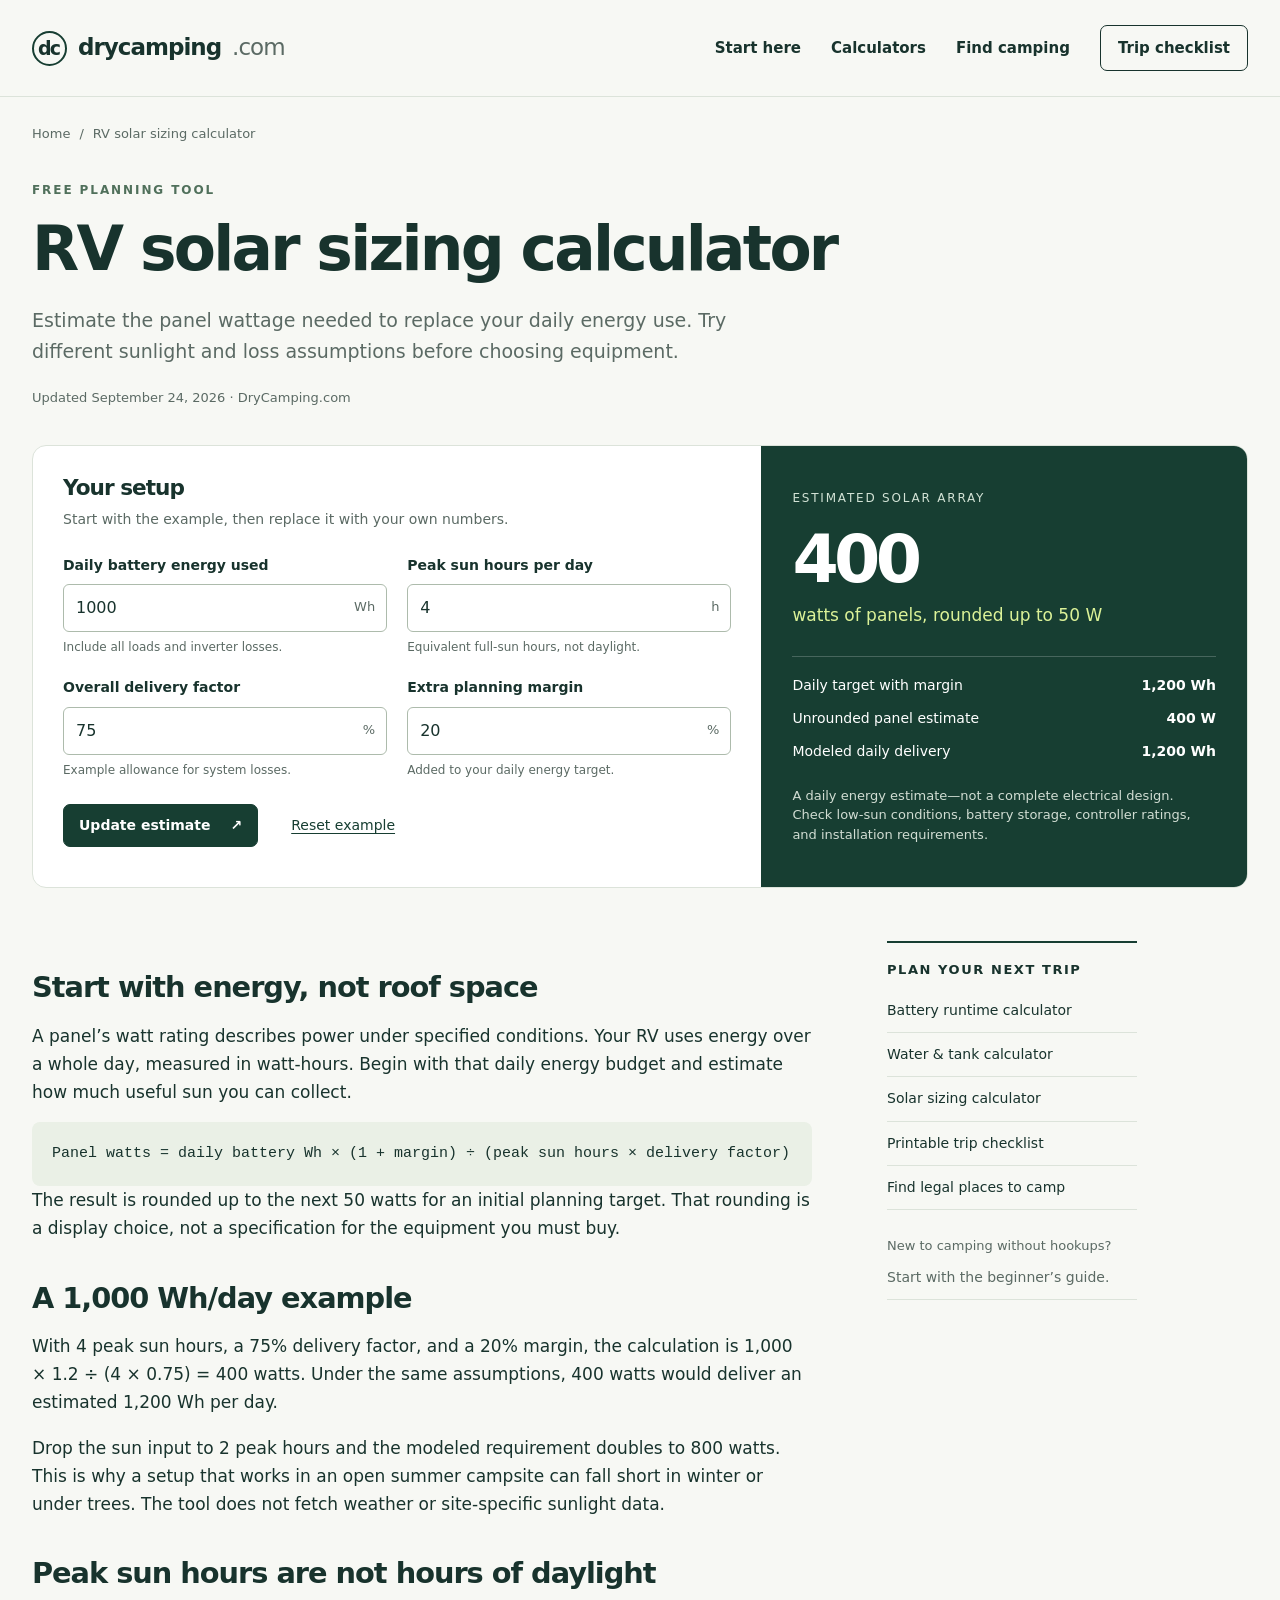
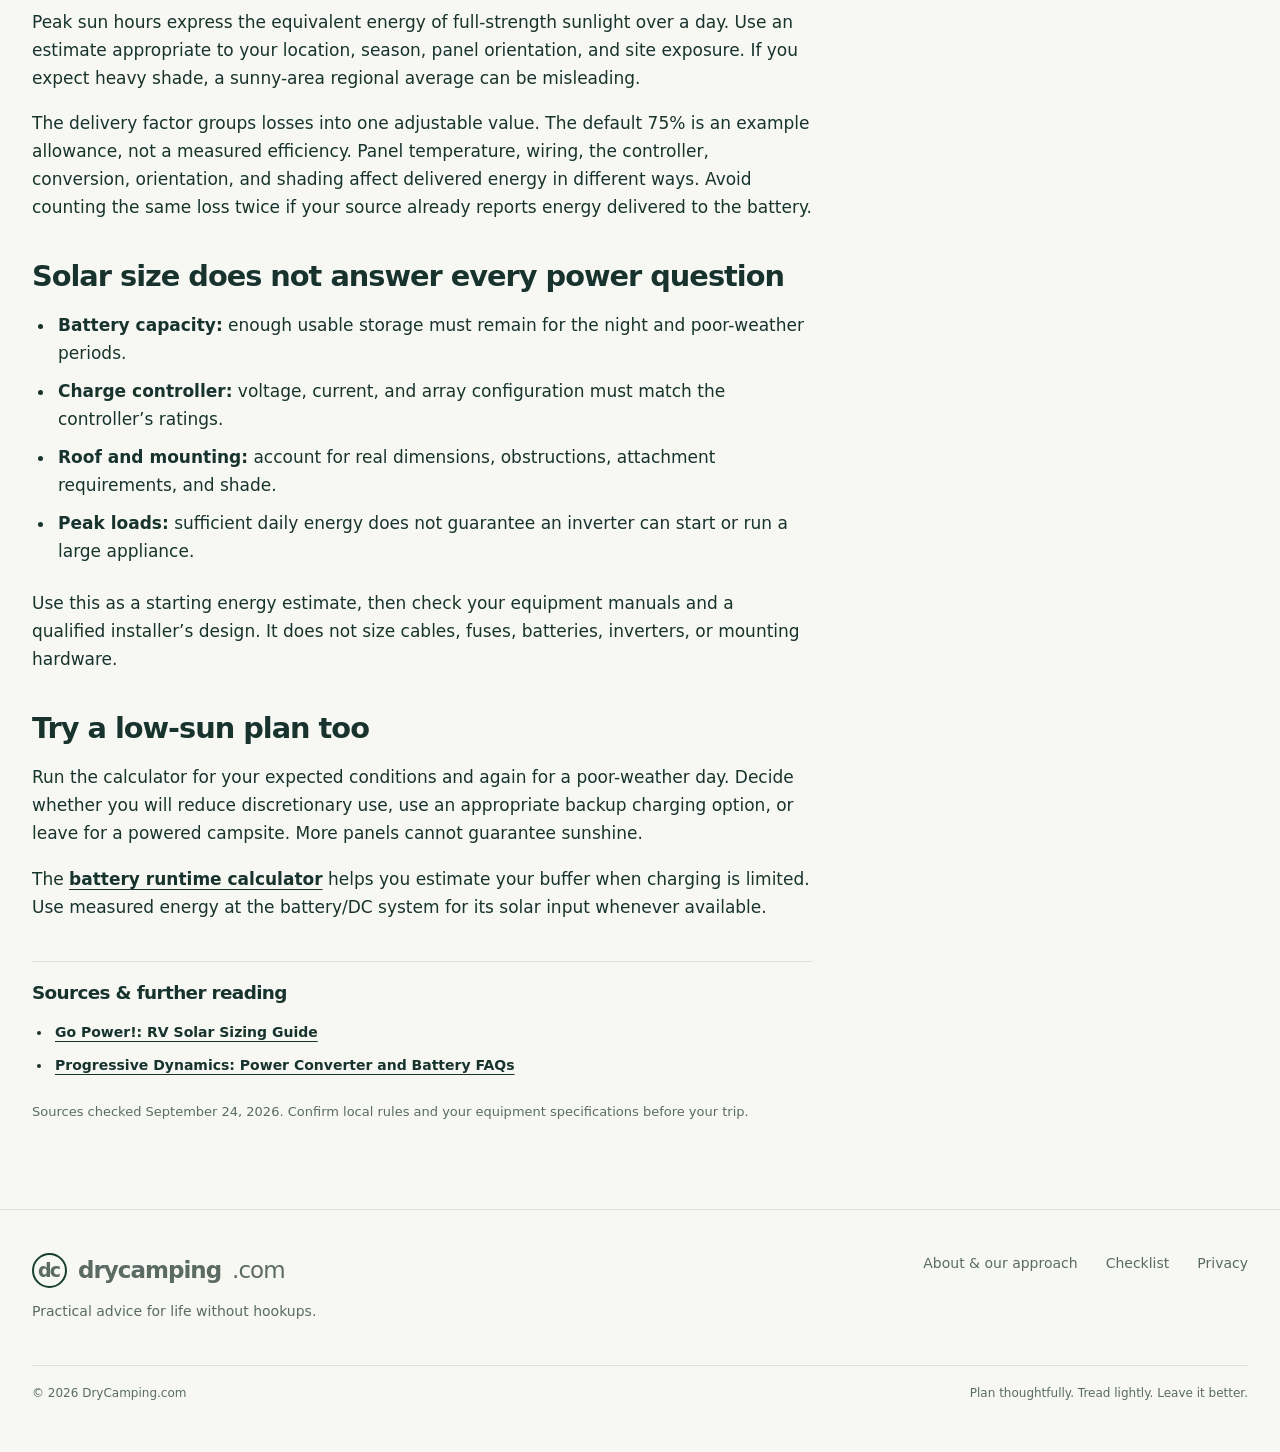
<file: rv-solar-calculator/index.html>
<!doctype html>
<html lang="en"><head><meta charset="utf-8"><meta name="viewport" content="width=device-width,initial-scale=1"><title>RV solar sizing calculator | DryCamping.com</title><meta name="description" content="Estimate the panel wattage needed to replace your daily energy use. Try different sunlight and loss assumptions before choosing equipment."><link rel="canonical" href="https://drycamping.com/rv-solar-calculator/"><meta name="theme-color" content="#173e32"><meta name="robots" content="index,follow,max-image-preview:large"><meta property="og:type" content="website"><meta property="og:title" content="RV solar sizing calculator"><meta property="og:description" content="Estimate the panel wattage needed to replace your daily energy use. Try different sunlight and loss assumptions before choosing equipment."><meta property="og:url" content="https://drycamping.com/rv-solar-calculator/"><meta property="og:site_name" content="DryCamping.com"><link rel="icon" href="data:image/svg+xml,%3Csvg xmlns='http://www.w3.org/2000/svg' viewBox='0 0 64 64'%3E%3Crect width='64' height='64' rx='14' fill='%23173e32'/%3E%3Cpath d='M12 48L32 13l20 35H12zm14-7h12l-6-11-6 11z' fill='%23dcf298' fill-rule='evenodd'/%3E%3C/svg%3E" type="image/svg+xml"><link rel="stylesheet" href="/assets/site.css"><script src="/assets/app.js" defer></script><script type="application/ld+json">{"@context":"https://schema.org","@type":"WebPage","name":"RV solar sizing calculator","description":"Estimate the panel wattage needed to replace your daily energy use. Try different sunlight and loss assumptions before choosing equipment.","url":"https://drycamping.com/rv-solar-calculator/","inLanguage":"en-US","isPartOf":{"@type":"WebSite","name":"DryCamping.com","url":"https://drycamping.com/"}}</script></head><body><a class="skip" href="#main">Skip to content</a><header class="site-header"><div class="wrap header-inner"><a class="brand" href="/" aria-label="DryCamping.com home"><span class="brand-mark" aria-hidden="true">dc</span>drycamping<span>.com</span></a><nav class="desktop-nav" aria-label="Main navigation"><a href="/dry-camping-for-beginners/">Start here</a><a href="/#tools">Calculators</a><a href="/find-free-camping/">Find camping</a><a class="nav-cta" href="/dry-camping-checklist/">Trip checklist</a></nav><details class="mobile-menu"><summary>Menu</summary><nav aria-label="Mobile navigation"><a href="/dry-camping-for-beginners/">Start here</a><a href="/#tools">Calculators</a><a href="/find-free-camping/">Find camping</a><a class="nav-cta" href="/dry-camping-checklist/">Trip checklist</a></nav></details></div></header><main id="main"><div class="wrap"><div class="breadcrumb"><a href="/">Home</a><span aria-hidden="true">/</span><span>RV solar sizing calculator</span></div><div class="page-head"><span class="eyebrow">Free planning tool</span><h1>RV solar sizing calculator</h1><p class="dek">Estimate the panel wattage needed to replace your daily energy use. Try different sunlight and loss assumptions before choosing equipment.</p><p class="meta">Updated September 24, 2026 · DryCamping.com</p></div><form class="calc-shell" id="calculator" data-calculator="solar"><div class="calc-fields"><h2>Your setup</h2><p class="helper">Start with the example, then replace it with your own numbers.</p><div class="fields"><div class="field"><label for="energy">Daily battery energy used</label><div class="input-wrap"><input required type="number" inputmode="decimal" id="energy" name="energy" value="1000" min="1" max="1000000" step="any" aria-describedby="energy-hint"><span class="unit" aria-hidden="true">Wh</span></div><small id="energy-hint">Include all loads and inverter losses.</small></div><div class="field"><label for="sun">Peak sun hours per day</label><div class="input-wrap"><input required type="number" inputmode="decimal" id="sun" name="sun" value="4" min="0.1" max="12" step="any" aria-describedby="sun-hint"><span class="unit" aria-hidden="true">h</span></div><small id="sun-hint">Equivalent full-sun hours, not daylight.</small></div><div class="field"><label for="efficiency">Overall delivery factor</label><div class="input-wrap"><input required type="number" inputmode="decimal" id="efficiency" name="efficiency" value="75" min="1" max="100" step="any" aria-describedby="efficiency-hint"><span class="unit" aria-hidden="true">%</span></div><small id="efficiency-hint">Example allowance for system losses.</small></div><div class="field"><label for="margin">Extra planning margin</label><div class="input-wrap"><input required type="number" inputmode="decimal" id="margin" name="margin" value="20" min="0" max="200" step="any" aria-describedby="margin-hint"><span class="unit" aria-hidden="true">%</span></div><small id="margin-hint">Added to your daily energy target.</small></div></div><div class="calc-toolbar"><button class="button" type="submit">Update estimate <span aria-hidden="true">↗</span></button><button class="quiet-button" type="reset">Reset example</button></div><p class="validation" id="validation" role="alert"></p><noscript><p class="noscript">JavaScript is needed for this calculator. The formula and example below work without it.</p></noscript></div><div class="calc-result" aria-live="polite" aria-atomic="true"><span class="result-label" id="result-label">Your planning estimate</span><div class="result-value" id="result-value">400</div><div class="result-unit" id="result-unit">watts of panels, rounded up to 50 W</div><div class="result-details" id="result-details"></div><p class="result-note" id="result-note">Example inputs shown. Update with your own setup before planning a trip.</p></div></form><div class="calc-copy"><article class="article-body">
<h2>Start with energy, not roof space</h2><p>A panel’s watt rating describes power under specified conditions. Your RV uses energy over a whole day, measured in watt-hours. Begin with that daily energy budget and estimate how much useful sun you can collect.</p><div class="formula">Panel watts = daily battery Wh × (1 + margin) ÷ (peak sun hours × delivery factor)</div><p>The result is rounded up to the next 50 watts for an initial planning target. That rounding is a display choice, not a specification for the equipment you must buy.</p>
<h2>A 1,000 Wh/day example</h2><p>With 4 peak sun hours, a 75% delivery factor, and a 20% margin, the calculation is 1,000 × 1.2 ÷ (4 × 0.75) = 400 watts. Under the same assumptions, 400 watts would deliver an estimated 1,200 Wh per day.</p><p>Drop the sun input to 2 peak hours and the modeled requirement doubles to 800 watts. This is why a setup that works in an open summer campsite can fall short in winter or under trees. The tool does not fetch weather or site-specific sunlight data.</p>
<h2>Peak sun hours are not hours of daylight</h2><p>Peak sun hours express the equivalent energy of full-strength sunlight over a day. Use an estimate appropriate to your location, season, panel orientation, and site exposure. If you expect heavy shade, a sunny-area regional average can be misleading.</p><p>The delivery factor groups losses into one adjustable value. The default 75% is an example allowance, not a measured efficiency. Panel temperature, wiring, the controller, conversion, orientation, and shading affect delivered energy in different ways. Avoid counting the same loss twice if your source already reports energy delivered to the battery.</p>
<h2>Solar size does not answer every power question</h2><ul><li><strong>Battery capacity:</strong> enough usable storage must remain for the night and poor-weather periods.</li><li><strong>Charge controller:</strong> voltage, current, and array configuration must match the controller’s ratings.</li><li><strong>Roof and mounting:</strong> account for real dimensions, obstructions, attachment requirements, and shade.</li><li><strong>Peak loads:</strong> sufficient daily energy does not guarantee an inverter can start or run a large appliance.</li></ul><p>Use this as a starting energy estimate, then check your equipment manuals and a qualified installer’s design. It does not size cables, fuses, batteries, inverters, or mounting hardware.</p>
<h2>Try a low-sun plan too</h2><p>Run the calculator for your expected conditions and again for a poor-weather day. Decide whether you will reduce discretionary use, use an appropriate backup charging option, or leave for a powered campsite. More panels cannot guarantee sunshine.</p><p>The <a href="/rv-battery-calculator/">battery runtime calculator</a> helps you estimate your buffer when charging is limited. Use measured energy at the battery/DC system for its solar input whenever available.</p>
<section class="sources"><h2>Sources &amp; further reading</h2><ul><li><a href="https://gopowersolar.com/go-power-solar-sizing-guide/" rel="noopener">Go Power!: RV Solar Sizing Guide</a></li><li><a href="https://www.progressivedyn.com/frequently-asked-questions/" rel="noopener">Progressive Dynamics: Power Converter and Battery FAQs</a></li></ul><p class="reviewed">Sources checked September 24, 2026. Confirm local rules and your equipment specifications before your trip.</p></section></article><aside class="sidebar"><h2>Plan your next trip</h2><a href="/rv-battery-calculator/">Battery runtime calculator</a><a href="/rv-water-calculator/">Water &amp; tank calculator</a><a href="/rv-solar-calculator/">Solar sizing calculator</a><a href="/dry-camping-checklist/">Printable trip checklist</a><a href="/find-free-camping/">Find legal places to camp</a><p class="aside-note">New to camping without hookups? <a href="/dry-camping-for-beginners/">Start with the beginner’s guide.</a></p></aside></div></div></main><footer class="site-footer"><div class="wrap"><div class="footer-top"><div><a class="brand" href="/" aria-label="DryCamping.com home"><span class="brand-mark" aria-hidden="true">dc</span>drycamping<span>.com</span></a><p>Practical advice for life without hookups.</p></div><div class="footer-links"><a href="/about/">About &amp; our approach</a><a href="/dry-camping-checklist/">Checklist</a><a href="/privacy/">Privacy</a></div></div><div class="footer-bottom"><span>© 2026 DryCamping.com</span><span>Plan thoughtfully. Tread lightly. Leave it better.</span></div></div></footer></body></html>
</file>
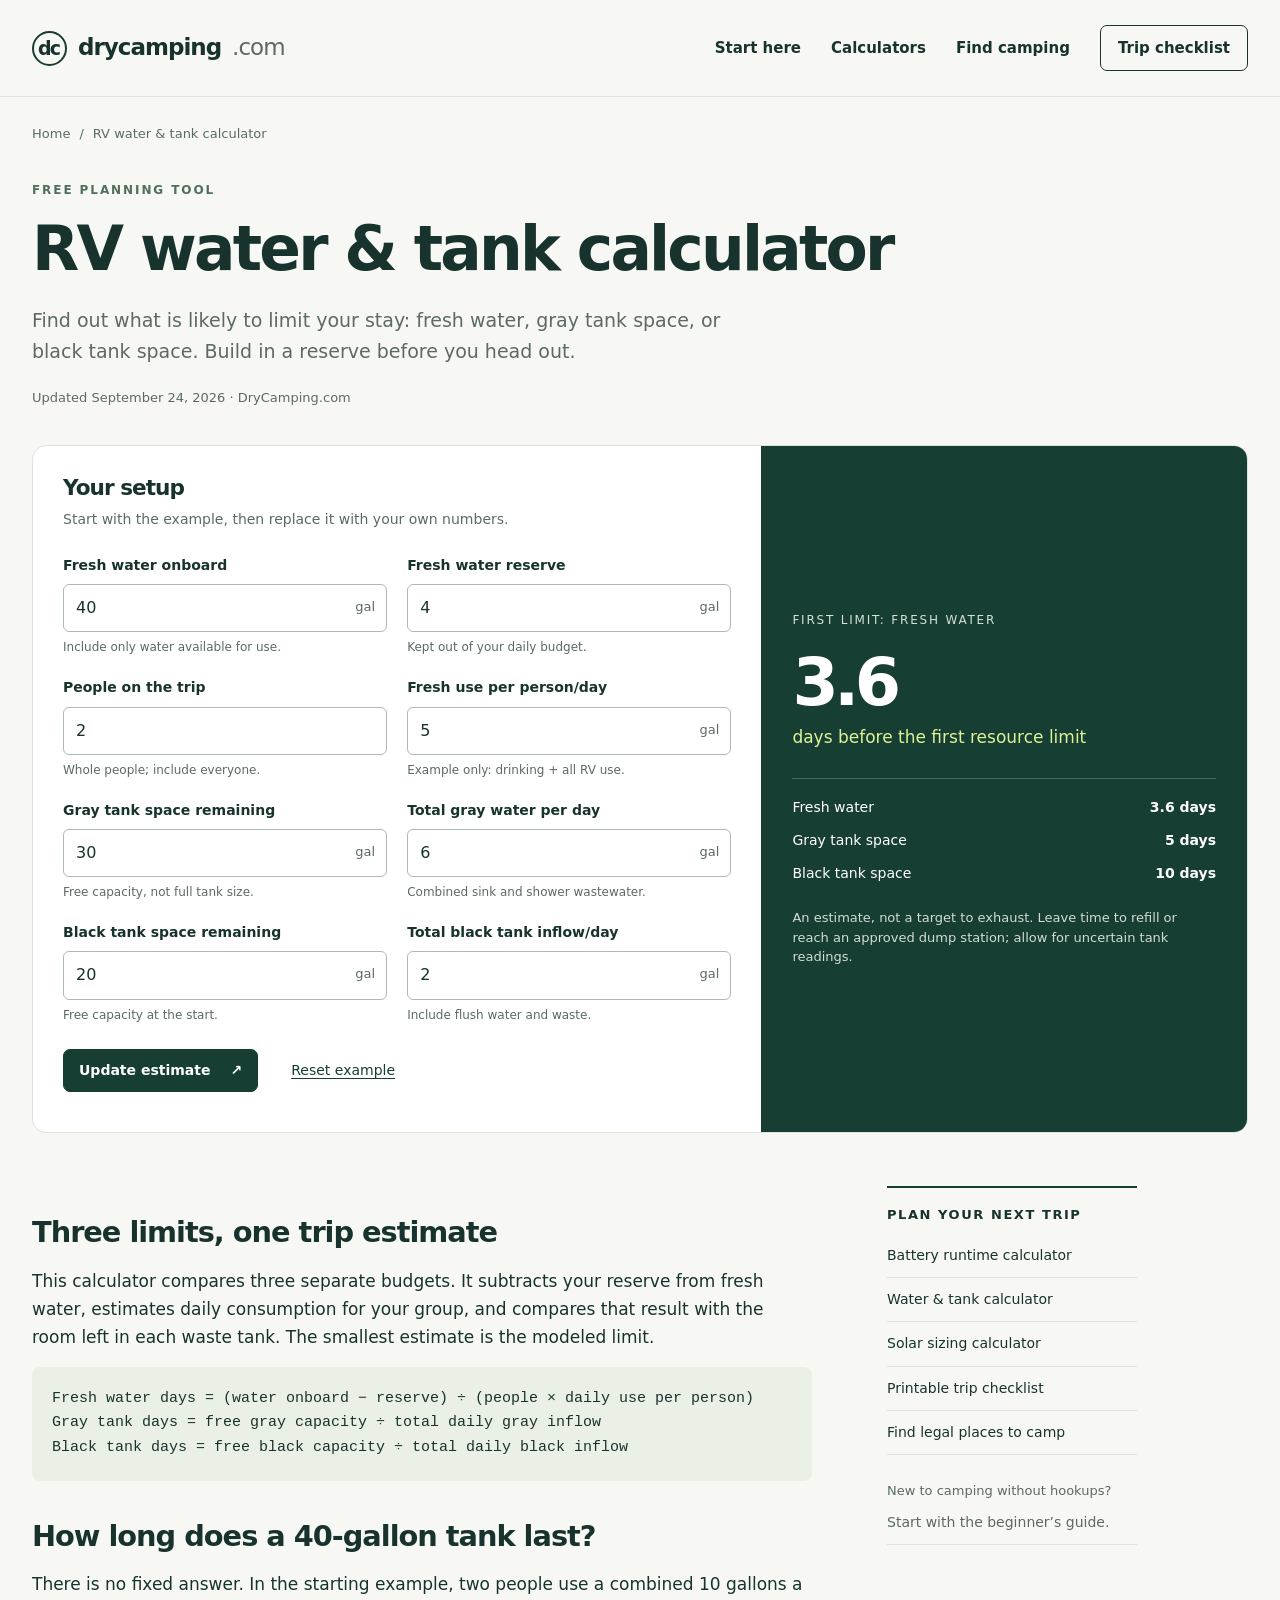
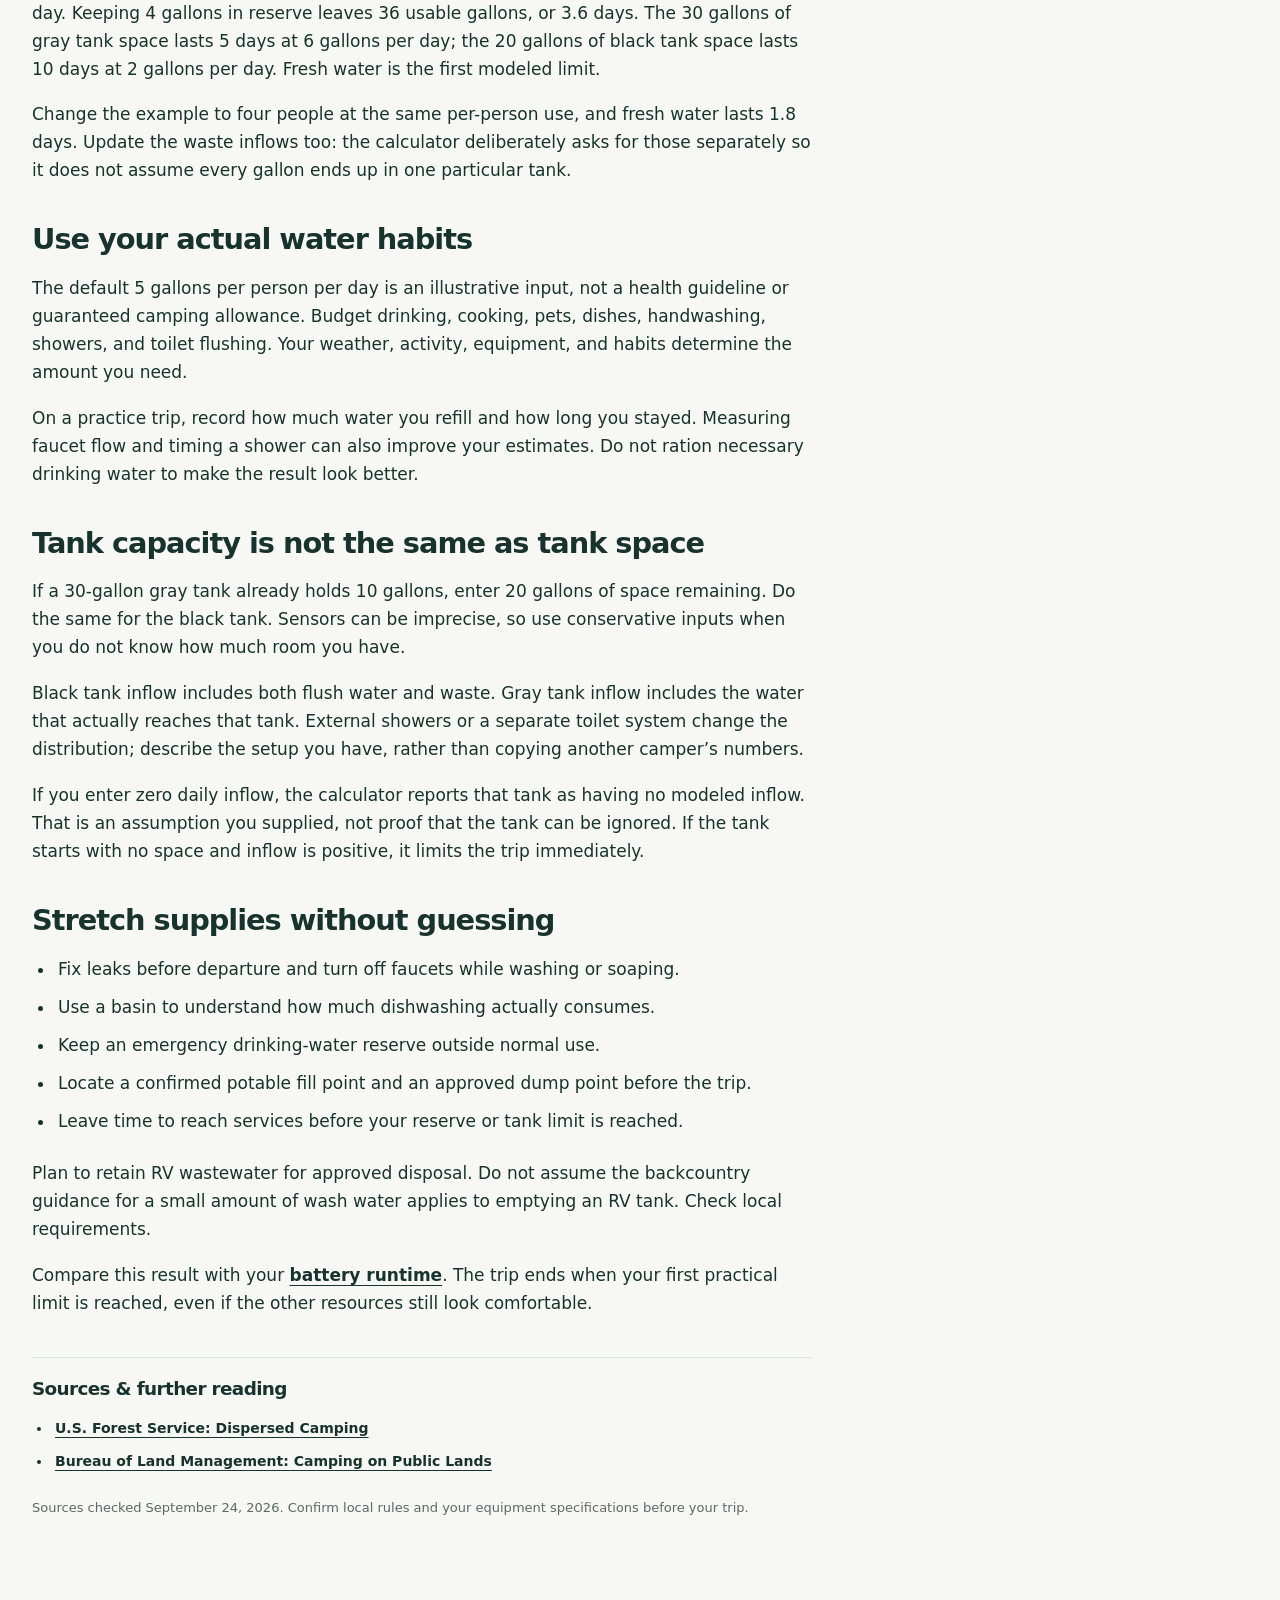
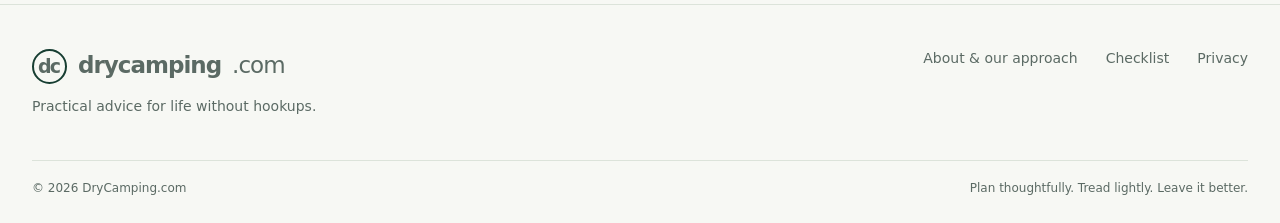
<file: rv-water-calculator/index.html>
<!doctype html>
<html lang="en"><head><meta charset="utf-8"><meta name="viewport" content="width=device-width,initial-scale=1"><title>RV water &amp; tank calculator | DryCamping.com</title><meta name="description" content="Find out what is likely to limit your stay: fresh water, gray tank space, or black tank space. Build in a reserve before you head out."><link rel="canonical" href="https://drycamping.com/rv-water-calculator/"><meta name="theme-color" content="#173e32"><meta name="robots" content="index,follow,max-image-preview:large"><meta property="og:type" content="website"><meta property="og:title" content="RV water &amp; tank calculator"><meta property="og:description" content="Find out what is likely to limit your stay: fresh water, gray tank space, or black tank space. Build in a reserve before you head out."><meta property="og:url" content="https://drycamping.com/rv-water-calculator/"><meta property="og:site_name" content="DryCamping.com"><link rel="icon" href="data:image/svg+xml,%3Csvg xmlns='http://www.w3.org/2000/svg' viewBox='0 0 64 64'%3E%3Crect width='64' height='64' rx='14' fill='%23173e32'/%3E%3Cpath d='M12 48L32 13l20 35H12zm14-7h12l-6-11-6 11z' fill='%23dcf298' fill-rule='evenodd'/%3E%3C/svg%3E" type="image/svg+xml"><link rel="stylesheet" href="/assets/site.css"><script src="/assets/app.js" defer></script><script type="application/ld+json">{"@context":"https://schema.org","@type":"WebPage","name":"RV water & tank calculator","description":"Find out what is likely to limit your stay: fresh water, gray tank space, or black tank space. Build in a reserve before you head out.","url":"https://drycamping.com/rv-water-calculator/","inLanguage":"en-US","isPartOf":{"@type":"WebSite","name":"DryCamping.com","url":"https://drycamping.com/"}}</script></head><body><a class="skip" href="#main">Skip to content</a><header class="site-header"><div class="wrap header-inner"><a class="brand" href="/" aria-label="DryCamping.com home"><span class="brand-mark" aria-hidden="true">dc</span>drycamping<span>.com</span></a><nav class="desktop-nav" aria-label="Main navigation"><a href="/dry-camping-for-beginners/">Start here</a><a href="/#tools">Calculators</a><a href="/find-free-camping/">Find camping</a><a class="nav-cta" href="/dry-camping-checklist/">Trip checklist</a></nav><details class="mobile-menu"><summary>Menu</summary><nav aria-label="Mobile navigation"><a href="/dry-camping-for-beginners/">Start here</a><a href="/#tools">Calculators</a><a href="/find-free-camping/">Find camping</a><a class="nav-cta" href="/dry-camping-checklist/">Trip checklist</a></nav></details></div></header><main id="main"><div class="wrap"><div class="breadcrumb"><a href="/">Home</a><span aria-hidden="true">/</span><span>RV water & tank calculator</span></div><div class="page-head"><span class="eyebrow">Free planning tool</span><h1>RV water & tank calculator</h1><p class="dek">Find out what is likely to limit your stay: fresh water, gray tank space, or black tank space. Build in a reserve before you head out.</p><p class="meta">Updated September 24, 2026 · DryCamping.com</p></div><form class="calc-shell" id="calculator" data-calculator="water"><div class="calc-fields"><h2>Your setup</h2><p class="helper">Start with the example, then replace it with your own numbers.</p><div class="fields"><div class="field"><label for="fresh">Fresh water onboard</label><div class="input-wrap"><input required type="number" inputmode="decimal" id="fresh" name="fresh" value="40" min="0" max="10000" step="any" aria-describedby="fresh-hint"><span class="unit" aria-hidden="true">gal</span></div><small id="fresh-hint">Include only water available for use.</small></div><div class="field"><label for="reserve">Fresh water reserve</label><div class="input-wrap"><input required type="number" inputmode="decimal" id="reserve" name="reserve" value="4" min="0" max="10000" step="any" aria-describedby="reserve-hint"><span class="unit" aria-hidden="true">gal</span></div><small id="reserve-hint">Kept out of your daily budget.</small></div><div class="field"><label for="people">People on the trip</label><div class="input-wrap"><input required type="number" inputmode="decimal" id="people" name="people" value="2" min="1" max="100" step="1" aria-describedby="people-hint"><span class="unit" aria-hidden="true"></span></div><small id="people-hint">Whole people; include everyone.</small></div><div class="field"><label for="use">Fresh use per person/day</label><div class="input-wrap"><input required type="number" inputmode="decimal" id="use" name="use" value="5" min="0.1" max="1000" step="any" aria-describedby="use-hint"><span class="unit" aria-hidden="true">gal</span></div><small id="use-hint">Example only: drinking + all RV use.</small></div><div class="field"><label for="gray">Gray tank space remaining</label><div class="input-wrap"><input required type="number" inputmode="decimal" id="gray" name="gray" value="30" min="0" max="10000" step="any" aria-describedby="gray-hint"><span class="unit" aria-hidden="true">gal</span></div><small id="gray-hint">Free capacity, not full tank size.</small></div><div class="field"><label for="grayuse">Total gray water per day</label><div class="input-wrap"><input required type="number" inputmode="decimal" id="grayuse" name="grayuse" value="6" min="0" max="10000" step="any" aria-describedby="grayuse-hint"><span class="unit" aria-hidden="true">gal</span></div><small id="grayuse-hint">Combined sink and shower wastewater.</small></div><div class="field"><label for="black">Black tank space remaining</label><div class="input-wrap"><input required type="number" inputmode="decimal" id="black" name="black" value="20" min="0" max="10000" step="any" aria-describedby="black-hint"><span class="unit" aria-hidden="true">gal</span></div><small id="black-hint">Free capacity at the start.</small></div><div class="field"><label for="blackuse">Total black tank inflow/day</label><div class="input-wrap"><input required type="number" inputmode="decimal" id="blackuse" name="blackuse" value="2" min="0" max="10000" step="any" aria-describedby="blackuse-hint"><span class="unit" aria-hidden="true">gal</span></div><small id="blackuse-hint">Include flush water and waste.</small></div></div><div class="calc-toolbar"><button class="button" type="submit">Update estimate <span aria-hidden="true">↗</span></button><button class="quiet-button" type="reset">Reset example</button></div><p class="validation" id="validation" role="alert"></p><noscript><p class="noscript">JavaScript is needed for this calculator. The formula and example below work without it.</p></noscript></div><div class="calc-result" aria-live="polite" aria-atomic="true"><span class="result-label" id="result-label">Your planning estimate</span><div class="result-value" id="result-value">3.6</div><div class="result-unit" id="result-unit">days before the first resource limit</div><div class="result-details" id="result-details"></div><p class="result-note" id="result-note">Example inputs shown. Update with your own setup before planning a trip.</p></div></form><div class="calc-copy"><article class="article-body">
<h2>Three limits, one trip estimate</h2><p>This calculator compares three separate budgets. It subtracts your reserve from fresh water, estimates daily consumption for your group, and compares that result with the room left in each waste tank. The smallest estimate is the modeled limit.</p><div class="formula">Fresh water days = (water onboard − reserve) ÷ (people × daily use per person)<br>Gray tank days = free gray capacity ÷ total daily gray inflow<br>Black tank days = free black capacity ÷ total daily black inflow</div>
<h2>How long does a 40-gallon tank last?</h2><p>There is no fixed answer. In the starting example, two people use a combined 10 gallons a day. Keeping 4 gallons in reserve leaves 36 usable gallons, or 3.6 days. The 30 gallons of gray tank space lasts 5 days at 6 gallons per day; the 20 gallons of black tank space lasts 10 days at 2 gallons per day. Fresh water is the first modeled limit.</p><p>Change the example to four people at the same per-person use, and fresh water lasts 1.8 days. Update the waste inflows too: the calculator deliberately asks for those separately so it does not assume every gallon ends up in one particular tank.</p>
<h2>Use your actual water habits</h2><p>The default 5 gallons per person per day is an illustrative input, not a health guideline or guaranteed camping allowance. Budget drinking, cooking, pets, dishes, handwashing, showers, and toilet flushing. Your weather, activity, equipment, and habits determine the amount you need.</p><p>On a practice trip, record how much water you refill and how long you stayed. Measuring faucet flow and timing a shower can also improve your estimates. Do not ration necessary drinking water to make the result look better.</p>
<h2>Tank capacity is not the same as tank space</h2><p>If a 30-gallon gray tank already holds 10 gallons, enter 20 gallons of space remaining. Do the same for the black tank. Sensors can be imprecise, so use conservative inputs when you do not know how much room you have.</p><p>Black tank inflow includes both flush water and waste. Gray tank inflow includes the water that actually reaches that tank. External showers or a separate toilet system change the distribution; describe the setup you have, rather than copying another camper’s numbers.</p><p>If you enter zero daily inflow, the calculator reports that tank as having no modeled inflow. That is an assumption you supplied, not proof that the tank can be ignored. If the tank starts with no space and inflow is positive, it limits the trip immediately.</p>
<h2>Stretch supplies without guessing</h2><ul><li>Fix leaks before departure and turn off faucets while washing or soaping.</li><li>Use a basin to understand how much dishwashing actually consumes.</li><li>Keep an emergency drinking-water reserve outside normal use.</li><li>Locate a confirmed potable fill point and an approved dump point before the trip.</li><li>Leave time to reach services before your reserve or tank limit is reached.</li></ul><p>Plan to retain RV wastewater for approved disposal. Do not assume the backcountry guidance for a small amount of wash water applies to emptying an RV tank. Check local requirements.</p><p>Compare this result with your <a href="/rv-battery-calculator/">battery runtime</a>. The trip ends when your first practical limit is reached, even if the other resources still look comfortable.</p>
<section class="sources"><h2>Sources &amp; further reading</h2><ul><li><a href="https://www.fs.usda.gov/r04/recreation/dispersed-camping" rel="noopener">U.S. Forest Service: Dispersed Camping</a></li><li><a href="https://www.blm.gov/programs/recreation/camping" rel="noopener">Bureau of Land Management: Camping on Public Lands</a></li></ul><p class="reviewed">Sources checked September 24, 2026. Confirm local rules and your equipment specifications before your trip.</p></section></article><aside class="sidebar"><h2>Plan your next trip</h2><a href="/rv-battery-calculator/">Battery runtime calculator</a><a href="/rv-water-calculator/">Water &amp; tank calculator</a><a href="/rv-solar-calculator/">Solar sizing calculator</a><a href="/dry-camping-checklist/">Printable trip checklist</a><a href="/find-free-camping/">Find legal places to camp</a><p class="aside-note">New to camping without hookups? <a href="/dry-camping-for-beginners/">Start with the beginner’s guide.</a></p></aside></div></div></main><footer class="site-footer"><div class="wrap"><div class="footer-top"><div><a class="brand" href="/" aria-label="DryCamping.com home"><span class="brand-mark" aria-hidden="true">dc</span>drycamping<span>.com</span></a><p>Practical advice for life without hookups.</p></div><div class="footer-links"><a href="/about/">About &amp; our approach</a><a href="/dry-camping-checklist/">Checklist</a><a href="/privacy/">Privacy</a></div></div><div class="footer-bottom"><span>© 2026 DryCamping.com</span><span>Plan thoughtfully. Tread lightly. Leave it better.</span></div></div></footer></body></html>
</file>
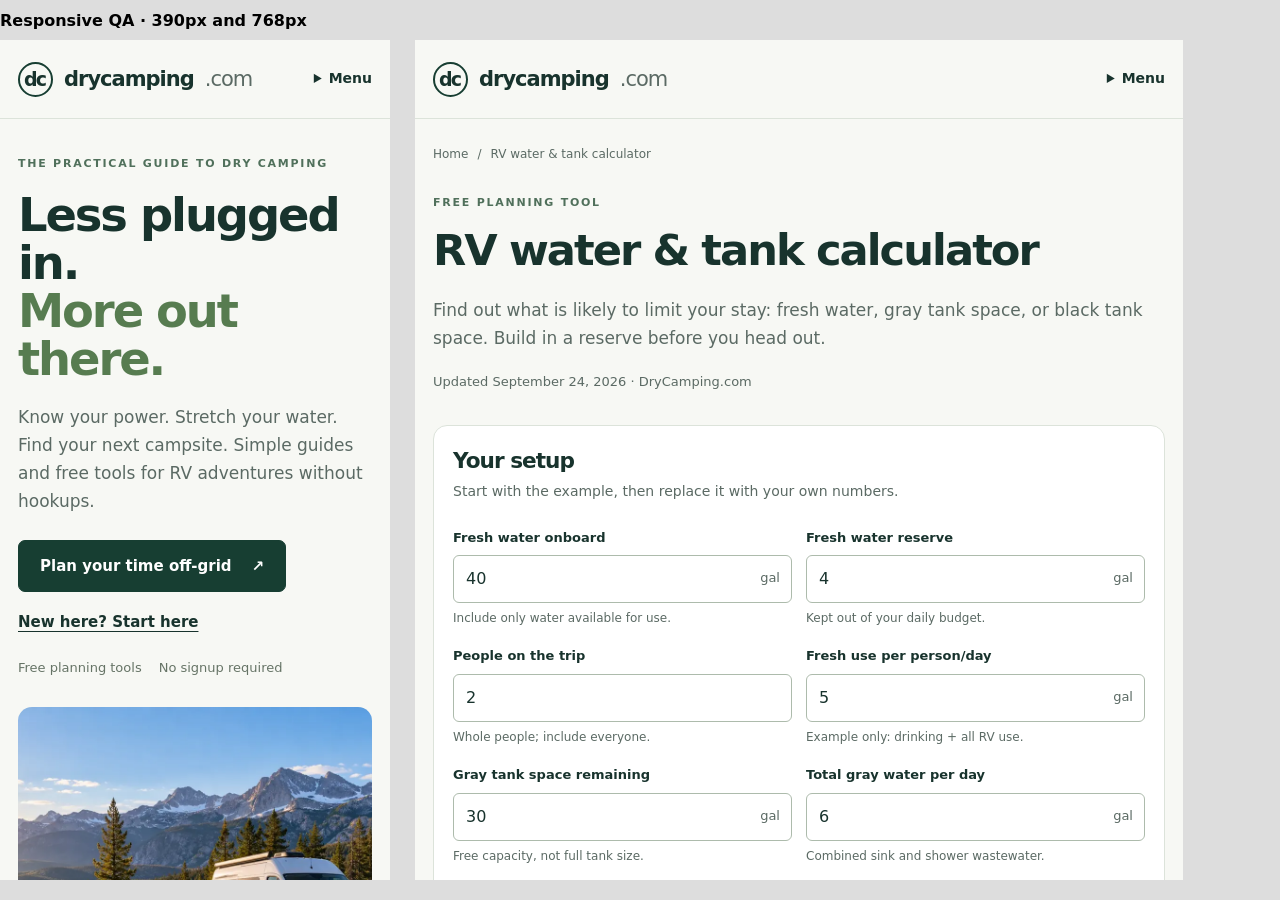
<file: responsive-qa.html>
<!doctype html><html><head><meta charset="utf-8"><meta name="robots" content="noindex,nofollow"><title>Temporary responsive QA</title></head><body style="margin:0;background:#ddd;font-family:system-ui"><h1 style="font-size:16px">Responsive QA · 390px and 768px</h1><div style="display:flex;gap:25px;align-items:start"><iframe title="Mobile 390px" src="/" width="390" height="840" style="border:0"></iframe><iframe title="Tablet 768px" src="/rv-water-calculator/" width="768" height="840" style="border:0"></iframe></div></body></html>
</file>
<file: assets/site.css>
:root{--ink:#18332d;--muted:#5b6a64;--forest:#173e32;--lime:#dcf298;--paper:#f7f8f4;--line:#dce3da;--white:#fff;--radius:18px;--font:Inter,ui-sans-serif,system-ui,-apple-system,BlinkMacSystemFont,"Segoe UI",sans-serif}
*{box-sizing:border-box}html{scroll-behavior:smooth;scroll-padding-top:30px}body{margin:0;background:var(--paper);color:var(--ink);font:17px/1.65 var(--font);-webkit-font-smoothing:antialiased}a{color:inherit;text-underline-offset:4px}a:hover{color:#386b46}button,input,select{font:inherit}button,a,input,select,summary{touch-action:manipulation}button{cursor:pointer}button:disabled{cursor:default}img{display:block;max-width:100%}:focus-visible{outline:3px solid #7b9b35;outline-offset:5px}h1,h2,h3,p{margin:0}h1,h2,h3{line-height:1.1;letter-spacing:-.045em;font-weight:650}h1{font-size:clamp(2.65rem,6vw,5rem)}h2{font-size:clamp(2rem,3.5vw,3rem)}h3{font-size:1.4rem;letter-spacing:-.025em}p+p{margin-top:1.1rem}.wrap{width:min(1240px,calc(100% - 64px));margin:auto}.skip{position:absolute;top:-80px;left:16px;background:var(--lime);padding:8px;z-index:10}.skip:focus{top:10px}.site-header{border-bottom:1px solid var(--line);background:var(--paper)}.header-inner{display:flex;align-items:center;justify-content:space-between;gap:25px;min-height:96px}.brand{display:inline-flex;align-items:center;gap:11px;text-decoration:none;font-size:23px;font-weight:760;letter-spacing:-1px;white-space:nowrap}.brand-mark{display:grid;place-items:center;width:35px;height:35px;border:2px solid var(--forest);border-radius:50%;font-size:19px;letter-spacing:-2px;padding-right:2px}.brand span:last-child{font-weight:420;color:var(--muted)}nav{display:flex;gap:30px;align-items:center}nav a{font-size:15px;text-decoration:none;font-weight:550}.nav-cta{border:1px solid var(--ink);padding:10px 17px;border-radius:7px}.mobile-menu{display:none}.eyebrow{display:block;font-size:12px;letter-spacing:.16em;text-transform:uppercase;font-weight:740;color:#50705b;margin-bottom:19px}.hero{display:grid;grid-template-columns:1fr 1.02fr;gap:54px;padding:58px 0 55px;align-items:center}.hero h1{font-size:clamp(3rem,5.8vw,5.3rem);max-width:660px;line-height:1.03}.hero h1 em{font-style:normal;color:#577c50}.hero-copy>p{max-width:480px;font-size:18px;margin-top:25px;color:var(--muted);line-height:1.65}.hero-actions{display:flex;gap:20px;align-items:center;flex-wrap:wrap;margin-top:31px}.button{display:inline-flex;align-items:center;justify-content:center;gap:20px;background:var(--forest);color:#fff;border:1px solid var(--forest);padding:14px 21px;border-radius:7px;text-decoration:none;font-weight:600;font-size:15px;line-height:1.5}.button:hover{background:#2a5643;color:#fff}.button.light{background:var(--lime);color:var(--forest);border-color:var(--lime)}.button.outline{background:transparent;color:var(--forest);border-color:#98aa98}.text-link{font-size:15px;font-weight:630}.hero-visual{position:relative;min-width:0}.hero-visual img{width:100%;height:490px;object-fit:cover;object-position:64% 50%;border-radius:14px}.photo-label{position:absolute;bottom:22px;left:22px;right:22px;color:white;border-top:1px solid #ffffff60;padding-top:14px;display:flex;justify-content:space-between;font-size:12px;letter-spacing:.12em;text-transform:uppercase;text-shadow:0 1px 5px #000}.photo-label b{font-weight:600}.hero-note{margin-top:25px!important;font-size:13px!important;color:#667466!important;display:flex;gap:17px;flex-wrap:wrap}.section{padding:68px 0;border-top:1px solid var(--line)}.section-head{display:flex;align-items:end;justify-content:space-between;gap:28px;margin-bottom:33px}.section-head h2{max-width:630px}.section-head p{color:var(--muted);max-width:370px;font-size:16px}.section-head .eyebrow{margin-bottom:12px}.tools-grid{display:grid;grid-template-columns:repeat(3,1fr);gap:20px}.tool-card{position:relative;padding:28px 27px;border-radius:12px;background:#fff;border:1px solid var(--line);text-decoration:none;transition:transform .15s,box-shadow .15s}.tool-card:hover{transform:translateY(-3px);color:var(--ink);box-shadow:0 12px 22px #1d372c09}.tool-card.featured{background:var(--forest);color:white;border-color:var(--forest)}.tool-card.featured:hover{color:white}.tool-icon{width:42px;height:42px;display:grid;place-items:center;background:#eff3e7;color:var(--forest);border-radius:10px;margin-bottom:36px}.tool-icon svg{width:24px;height:24px;fill:none;stroke:currentColor;stroke-width:1.6}.featured .tool-icon{background:#315643;color:var(--lime)}.tool-card p{font-size:15px;color:var(--muted);margin-top:13px;max-width:270px}.featured p{color:#d0ddd2}.card-link{display:flex;align-items:center;justify-content:space-between;font-size:14px;font-weight:650;margin-top:28px}.card-link span:last-child{font-size:21px}.tool-card .tag{position:absolute;top:29px;right:24px;font-size:11px;letter-spacing:.1em;border:1px solid #ffffff55;padding:3px 8px;border-radius:20px}.intro-band{display:grid;grid-template-columns:.8fr 1.2fr;gap:90px}.intro-band p{color:var(--muted);font-size:19px}.intro-band .text-link{display:inline-block;margin-top:21px;color:var(--ink)}.guide-list{display:grid;grid-template-columns:1fr 1fr;gap:0 44px}.guide-row{display:grid;grid-template-columns:40px 1fr 25px;gap:15px;border-top:1px solid var(--line);padding:28px 0;text-decoration:none;align-items:start}.guide-row .number{font-size:13px;color:#7a8879;letter-spacing:.08em;padding-top:3px}.guide-row h3{font-size:1.35rem;line-height:1.3}.guide-row p{font-size:15px;color:var(--muted);margin-top:8px}.guide-row .arrow{font-size:24px}.field-note{background:var(--forest);color:white;padding:45px;border-radius:14px;display:flex;align-items:center;justify-content:space-between;gap:35px;margin:0 0 70px}.field-note h2{font-size:2.1rem;max-width:670px}.field-note p{font-size:16px;color:#d1ddd3;margin-top:15px}.site-footer{padding:42px 0 24px;border-top:1px solid var(--line);font-size:14px;color:var(--muted)}.footer-top{display:flex;justify-content:space-between;gap:30px}.footer-top p{margin-top:10px}.footer-links{display:flex;gap:28px;align-items:start}.footer-links a{text-decoration:none}.footer-bottom{display:flex;justify-content:space-between;gap:20px;margin-top:42px;padding-top:18px;border-top:1px solid var(--line);font-size:12px}.breadcrumb{display:flex;gap:9px;flex-wrap:wrap;font-size:13px;color:var(--muted);padding-top:26px}.breadcrumb a{text-decoration:none}.page-head{padding:37px 0 34px;max-width:880px}.page-head h1{font-size:clamp(2.4rem,4.8vw,4.1rem);line-height:1.07}.page-head .dek{color:var(--muted);font-size:19px;max-width:740px;margin-top:23px}.page-head .eyebrow{margin-bottom:15px}.meta{margin-top:19px;font-size:13px;color:var(--muted)}.article-layout{display:grid;grid-template-columns:minmax(0,780px) 250px;gap:75px;align-items:start;padding-bottom:70px}.article-body{min-width:0}.article-body h2{font-size:1.8rem;margin:38px 0 17px;line-height:1.2;letter-spacing:-.035em}.article-body h3{font-size:1.25rem;line-height:1.3;margin:26px 0 12px}.article-body p{margin-bottom:16px}.article-body ul,.article-body ol{padding-left:23px;margin:15px 0 24px}.article-body li{margin-bottom:10px;padding-left:3px}.article-body a{font-weight:550}.article-body table{width:100%;border-collapse:collapse;font-size:15px;margin:22px 0}.article-body th,.article-body td{padding:13px 14px;text-align:left;border-bottom:1px solid var(--line);vertical-align:top}.article-body th{background:#eaf0e6;font-weight:650}.table-wrap{overflow-x:auto}.callout{background:#edf2e6;border-left:3px solid #658340;border-radius:0 8px 8px 0;padding:23px 26px;margin:25px 0}.callout p:last-child{margin-bottom:0}.callout strong{display:block;margin-bottom:7px}.sidebar{border-top:2px solid var(--forest);padding-top:20px;position:sticky;top:25px;margin-top:9px}.sidebar h2{font-size:13px;text-transform:uppercase;letter-spacing:.12em;margin-bottom:12px}.sidebar a{display:block;padding:10px 0;text-decoration:none;border-bottom:1px solid var(--line);font-size:14px}.sidebar .aside-note{font-size:13px;color:var(--muted);margin-top:25px}.sources{border-top:1px solid var(--line);margin-top:40px;padding-top:20px;font-size:14px}.sources h2{font-size:1.15rem;margin-top:0}.sources ul{padding-left:20px}.sources .reviewed{color:var(--muted);font-size:13px}.faq details{border-top:1px solid var(--line);padding:17px 0}.faq summary{font-weight:620;cursor:pointer;line-height:1.4}.faq details p{margin:14px 0 0;color:var(--muted)}.calc-shell{display:grid;grid-template-columns:1.2fr .8fr;border:1px solid var(--line);border-radius:14px;overflow:hidden;background:white;margin:3px 0 44px}.calc-fields{padding:30px}.calc-fields h2{font-size:1.35rem;margin-bottom:8px}.calc-fields .helper{font-size:14px;color:var(--muted);margin-bottom:23px}.fields{display:grid;grid-template-columns:1fr 1fr;gap:20px}.field label{display:block;font-size:14px;font-weight:620;margin-bottom:7px}.field small{font-size:12px;line-height:1.5;display:block;color:var(--muted);margin-top:6px}.input-wrap{position:relative}.field input,.field select{width:100%;min-height:48px;padding:10px 12px;border:1px solid #adbbac;border-radius:6px;background:white;color:var(--ink);font-size:16px}.field input{padding-right:47px}.field .unit{position:absolute;right:12px;top:12px;font-size:13px;color:var(--muted)}.calc-result{background:var(--forest);color:white;padding:31px;display:flex;flex-direction:column;justify-content:center;min-height:310px}.result-label{font-size:12px;text-transform:uppercase;letter-spacing:.15em;color:#d2e2d5}.result-value{font-size:clamp(2.7rem,5.2vw,4.7rem);font-weight:580;letter-spacing:-.07em;line-height:1.1;margin-top:15px;overflow-wrap:anywhere}.result-value.long{font-size:2.5rem;letter-spacing:-.04em}.result-unit{font-size:17px;color:var(--lime);margin-top:4px}.result-details{border-top:1px solid #ffffff35;margin-top:27px;padding-top:17px;font-size:14px;display:grid;gap:10px}.result-details div{display:flex;justify-content:space-between;gap:10px}.result-details strong{text-align:right;font-weight:550}.result-note{font-size:13px;margin-top:23px;color:#d1ddd3;line-height:1.5}.calc-toolbar{display:flex;align-items:center;gap:18px;flex-wrap:wrap;padding-top:25px}.calc-toolbar button{font-size:14px;padding:10px 15px}.quiet-button{background:none;border:0;color:var(--forest);font-size:14px;text-decoration:underline;text-underline-offset:3px;padding:10px 0}.validation{font-size:14px;color:#a12621;padding-top:10px}.calc-copy{display:grid;grid-template-columns:minmax(0,780px) 250px;gap:75px;padding-bottom:70px}.formula{padding:20px;background:#eaf0e6;border-radius:8px;font-size:15px;font-family:ui-monospace,SFMono-Regular,monospace;overflow-wrap:anywhere}.check-toolbar{display:flex;gap:20px;align-items:center;flex-wrap:wrap;padding:20px;background:#eaf0e6;border-radius:10px;margin:5px 0 25px}.check-toolbar .progress{font-size:14px;font-weight:600;margin-right:auto}.checklist-group{margin-bottom:30px}.checklist-group h2{font-size:1.45rem}.check-item{display:flex;gap:13px;align-items:start;padding:14px 0;border-bottom:1px solid var(--line);cursor:pointer}.check-item input{width:20px;height:20px;margin-top:5px;flex-shrink:0;accent-color:var(--forest)}.check-item:has(input:checked) span{color:#6a7967;text-decoration:line-through}.check-item span{font-size:16px}.resource-grid{display:grid;gap:14px;margin:24px 0}.resource{border:1px solid var(--line);background:white;border-radius:9px;padding:21px}.resource h3{margin-top:0}.resource p{font-size:15px}.resource a{font-size:14px}.notice{font-size:13px;color:var(--muted)}.noscript{background:#fff4ca;padding:15px;font-size:14px}.not-found{min-height:55vh;padding:80px 0}.not-found p{margin:25px 0}.print-only{display:none}
@media(min-width:1600px){.wrap{width:min(1360px,calc(100% - 100px))}.hero-visual img{height:540px}}
@media(max-width:1050px){nav{gap:18px}.hero{gap:30px}.hero-visual img{height:460px}.article-layout,.calc-copy{gap:40px;grid-template-columns:minmax(0,1fr) 215px}.intro-band{gap:50px}.calc-fields,.calc-result{padding:24px}}
@media(max-width:900px){.wrap{width:calc(100% - 36px)}.header-inner{min-height:78px}.brand{font-size:21px}.desktop-nav{display:none}.mobile-menu{display:block;position:relative}.mobile-menu summary{font-size:14px;font-weight:650;padding:9px 0 9px 14px;cursor:pointer}.mobile-menu nav{position:absolute;top:44px;right:0;width:230px;background:var(--paper);border:1px solid var(--line);box-shadow:0 15px 30px #18332d15;border-radius:8px;padding:20px;display:flex;align-items:stretch;gap:16px;flex-direction:column;z-index:5}.hero{grid-template-columns:1fr;padding:36px 0;gap:29px}.hero h1{font-size:clamp(2.9rem,10vw,4.2rem);max-width:550px}.hero-copy>p{margin-top:20px;font-size:17px}.hero-actions{gap:18px;margin-top:24px}.hero-visual img{height:340px;object-position:65% 55%}.hero-note{margin-top:22px!important}.section{padding:43px 0}.section-head{align-items:start;flex-direction:column;gap:17px;margin-bottom:26px}.section-head p{max-width:none}.tools-grid{grid-template-columns:1fr}.tool-card{padding:23px}.tool-icon{margin-bottom:23px}.tool-card p{max-width:none}.card-link{margin-top:24px}.intro-band{grid-template-columns:1fr;gap:23px}.intro-band p{font-size:17px}.guide-list{grid-template-columns:1fr}.guide-row{padding:23px 0}.field-note{padding:28px;align-items:start;flex-direction:column;margin-bottom:43px;gap:23px}.field-note h2{font-size:1.8rem}.footer-top{flex-direction:column;gap:26px}.footer-links{gap:20px;flex-wrap:wrap}.footer-bottom{flex-direction:column;gap:7px;margin-top:28px}.article-layout,.calc-copy{grid-template-columns:1fr;gap:30px;padding-bottom:43px}.sidebar{position:static;margin-top:0}.page-head{padding:29px 0}.page-head .dek{font-size:17px}.page-head h1{font-size:2.7rem}.calc-shell{grid-template-columns:1fr}.calc-fields{padding:23px 19px}.calc-result{min-height:260px;padding:28px 23px}.result-value{font-size:4rem}.fields{gap:18px 14px}.field label{font-size:13px}.article-body h2{font-size:1.6rem}.article-body table{font-size:14px}.article-body th,.article-body td{padding:10px}.callout{padding:19px}.check-toolbar{gap:15px}.breadcrumb{font-size:12px}.photo-label{font-size:11px;left:17px;right:17px;bottom:17px}.eyebrow{font-size:11px}}
@media(max-width:370px){.fields{grid-template-columns:1fr}.hero h1{font-size:2.8rem}.hero-actions{align-items:start;flex-direction:column}.brand{font-size:19px}.wrap{width:calc(100% - 28px)}}
@media(prefers-reduced-motion:reduce){html{scroll-behavior:auto}*{transition:none!important}}
@media print{body{background:white;color:black;font-size:11pt}.site-header,.site-footer,.sidebar,.check-toolbar button,.mobile-menu,.skip,.calc-toolbar,.hero-visual,.no-print{display:none!important}.wrap{width:100%}.article-layout,.calc-copy{display:block}.page-head h1{font-size:25pt}.page-head{padding:15px 0}.article-body h2{font-size:16pt}.check-item{padding:7px 0;break-inside:avoid}.checklist-group{break-inside:avoid}.calc-result{background:#eee;color:black}.result-note,.result-label,.result-unit{color:black}.print-only{display:block}.breadcrumb{display:none}a{color:black;text-decoration:none}.sources{font-size:9pt}.calc-shell{break-inside:avoid}.field-note{display:none}}
</file>
